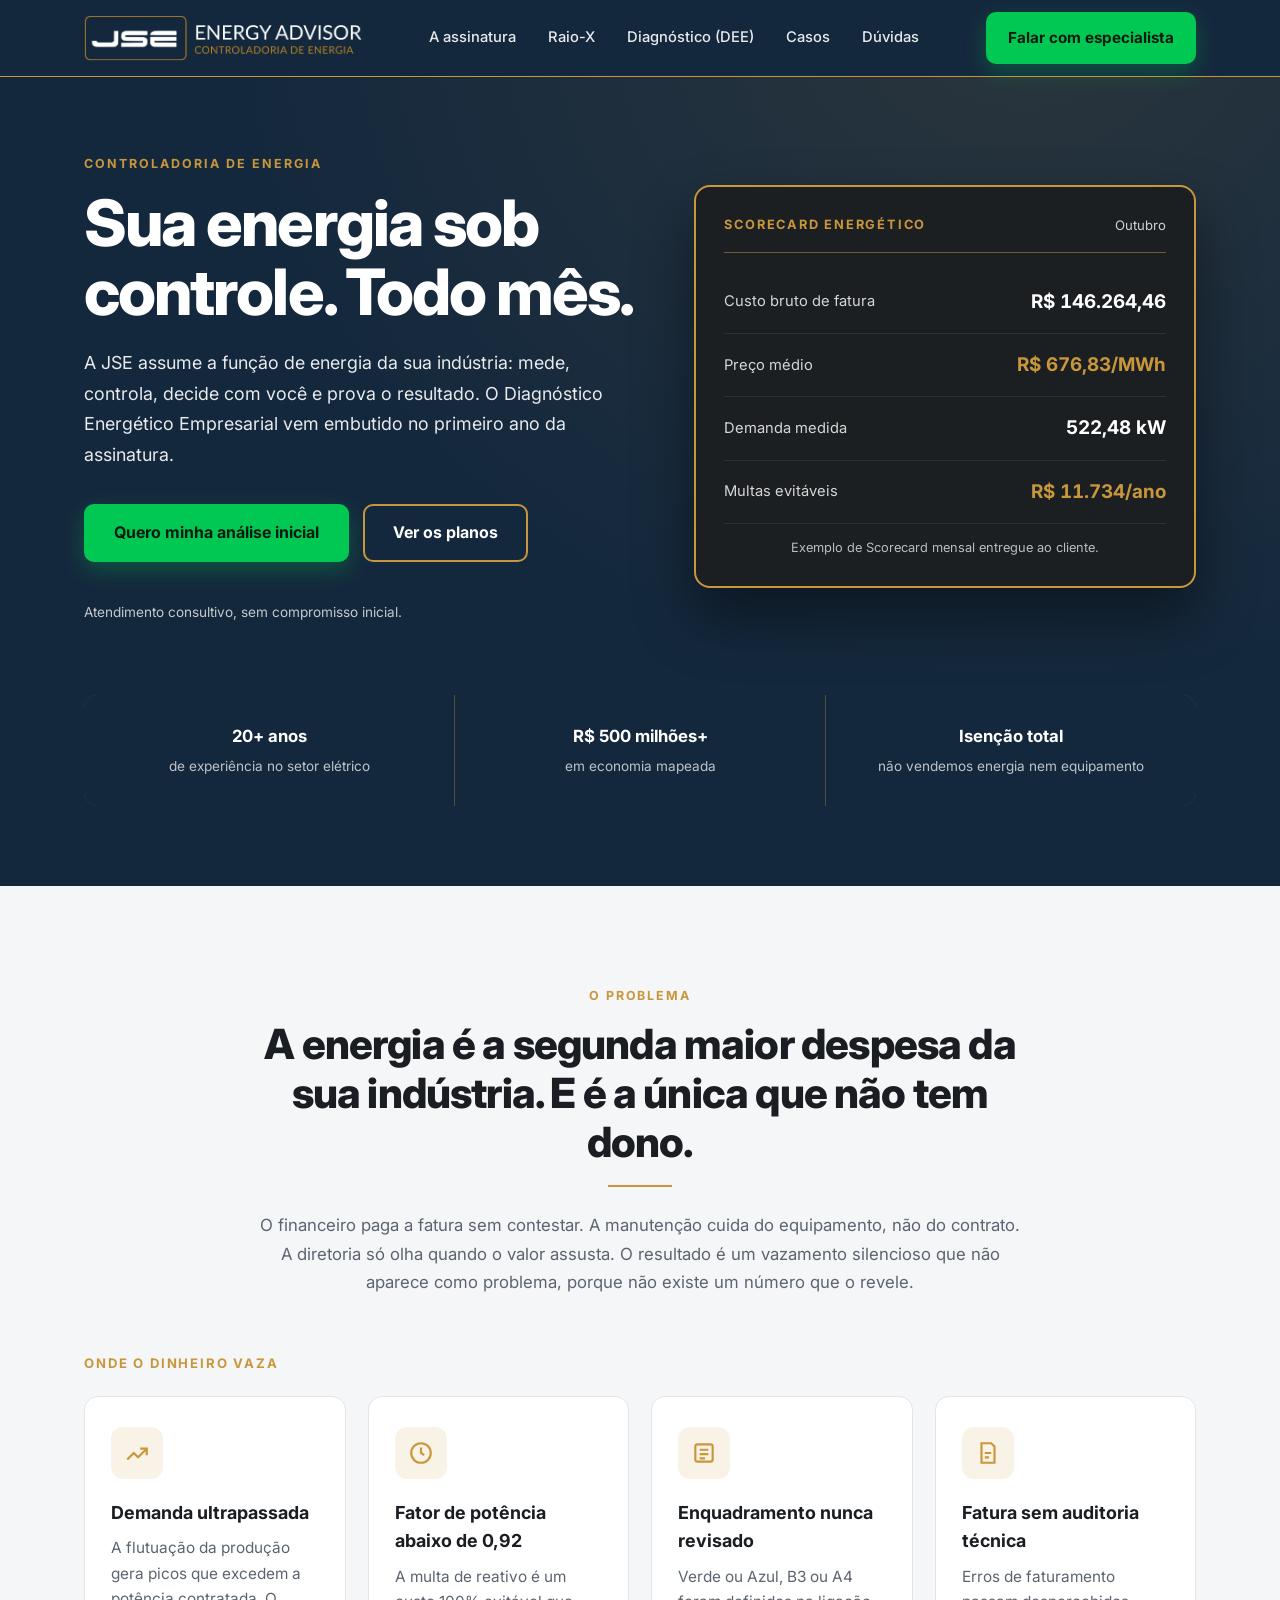
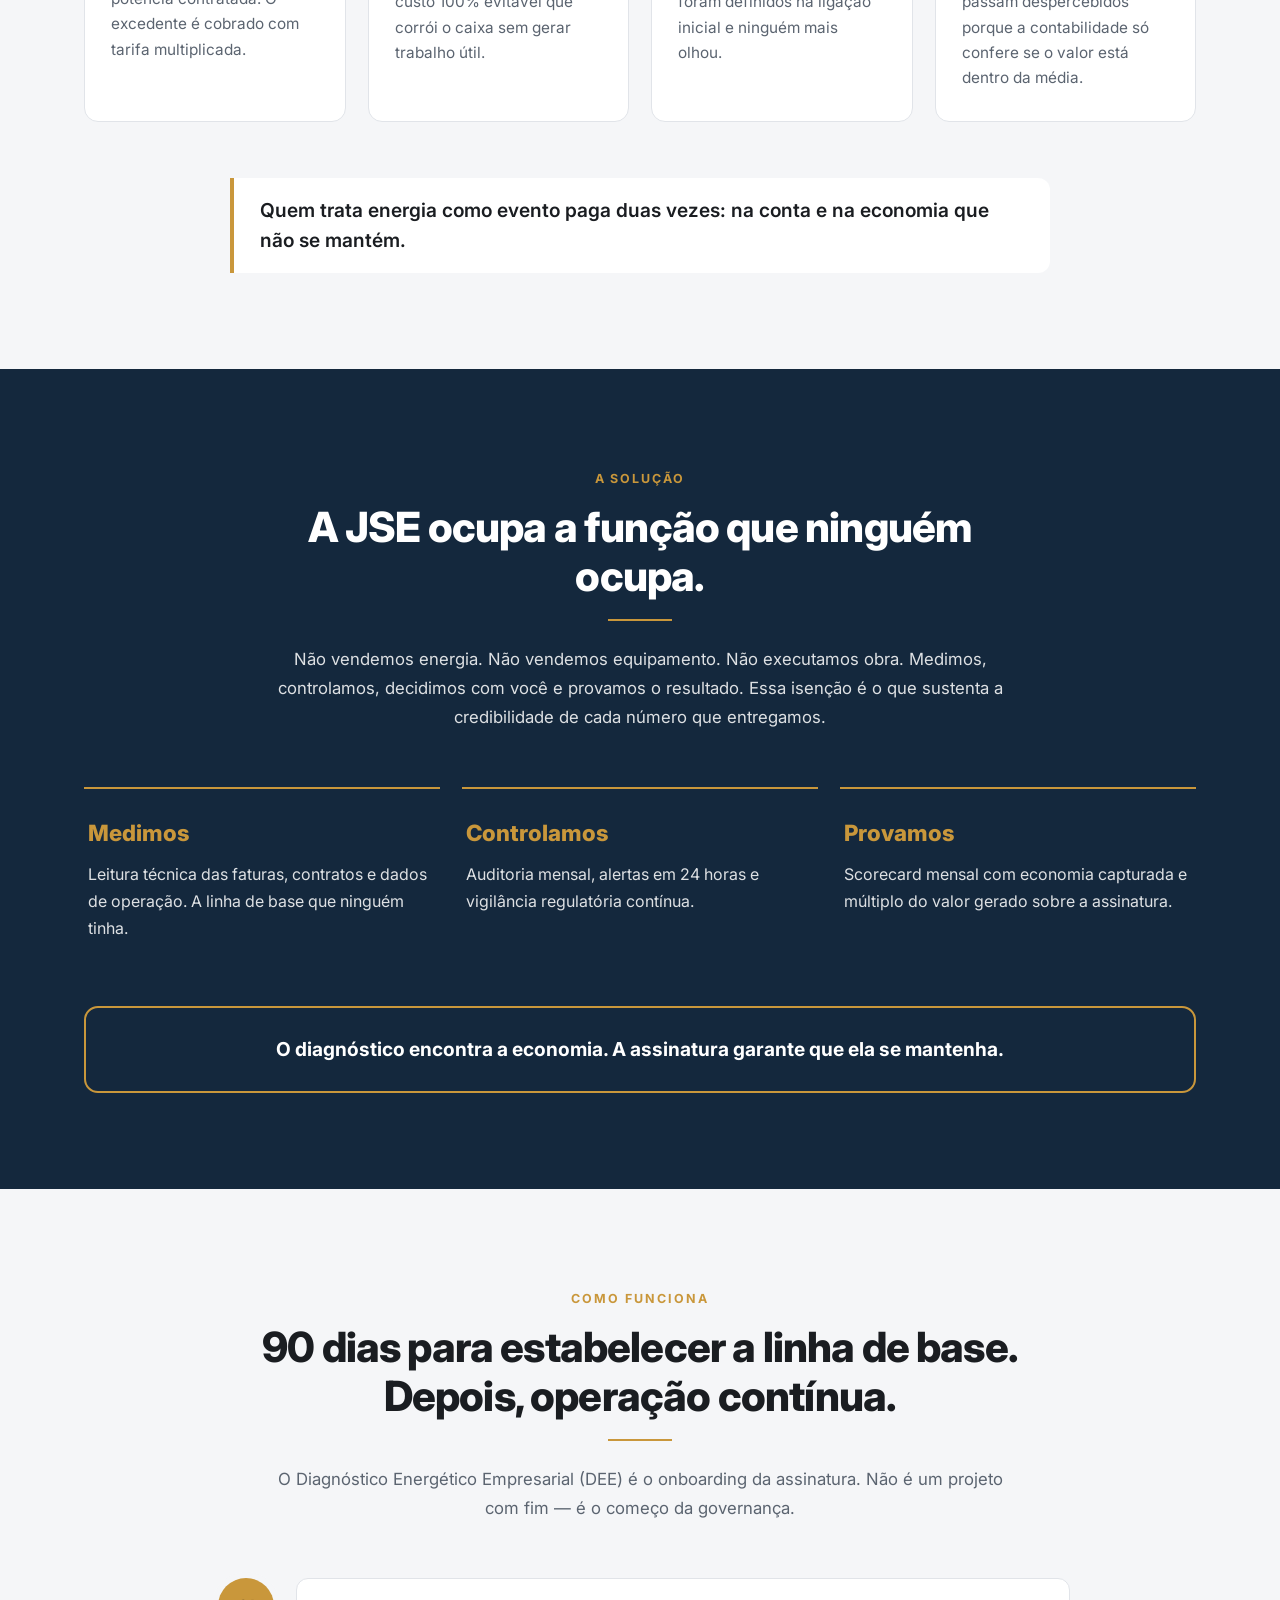
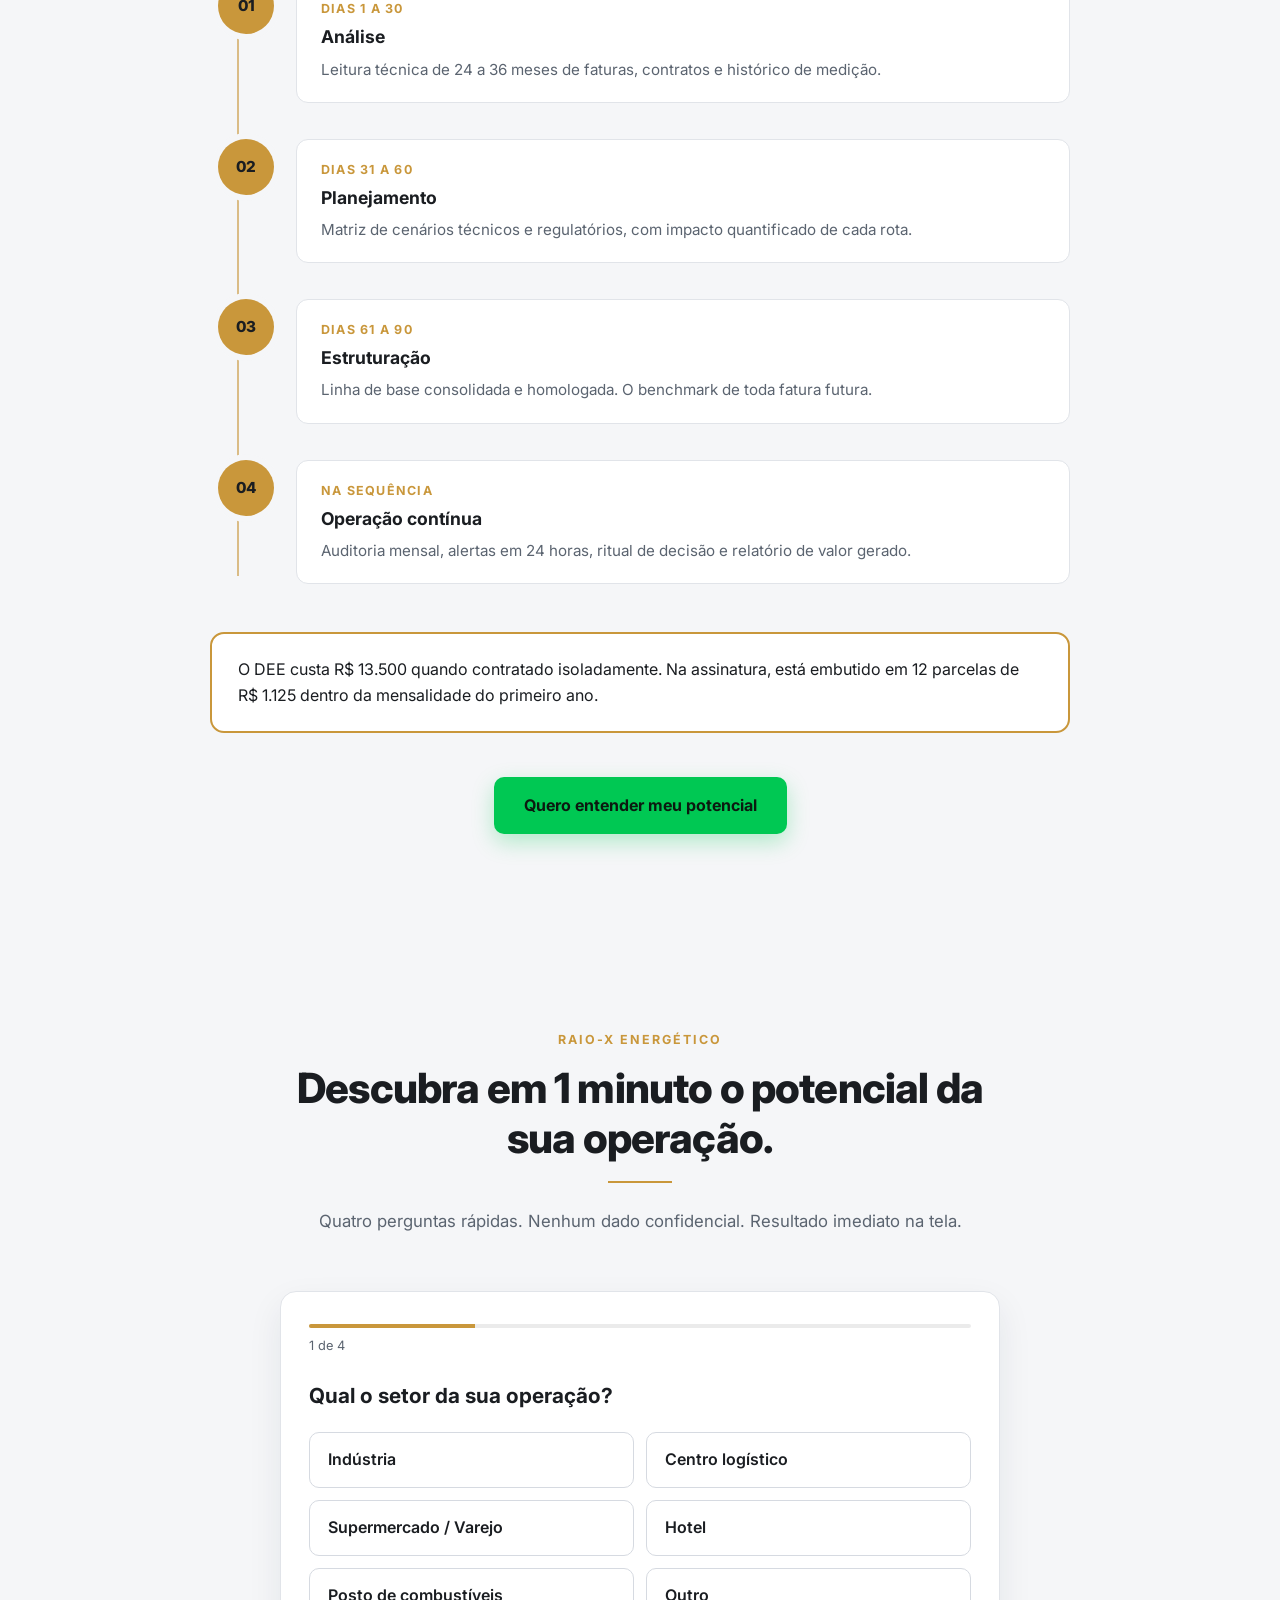
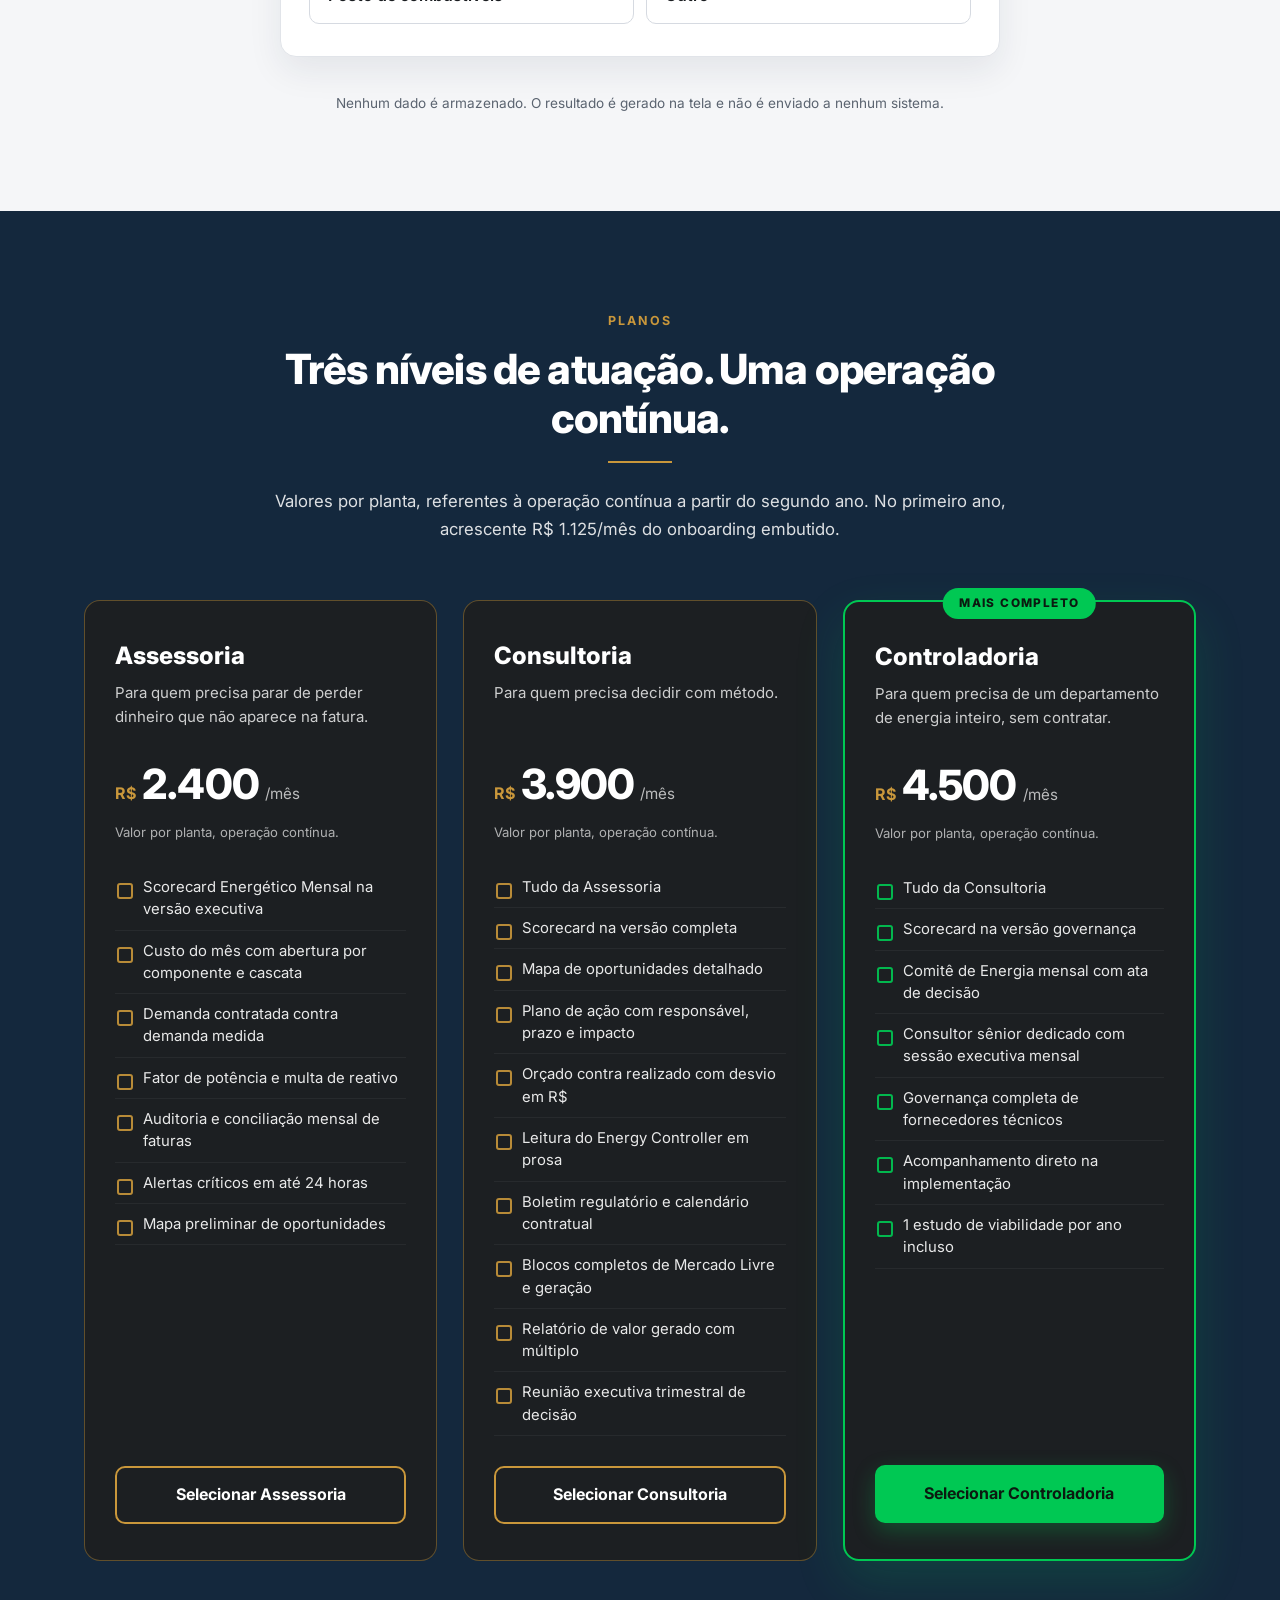
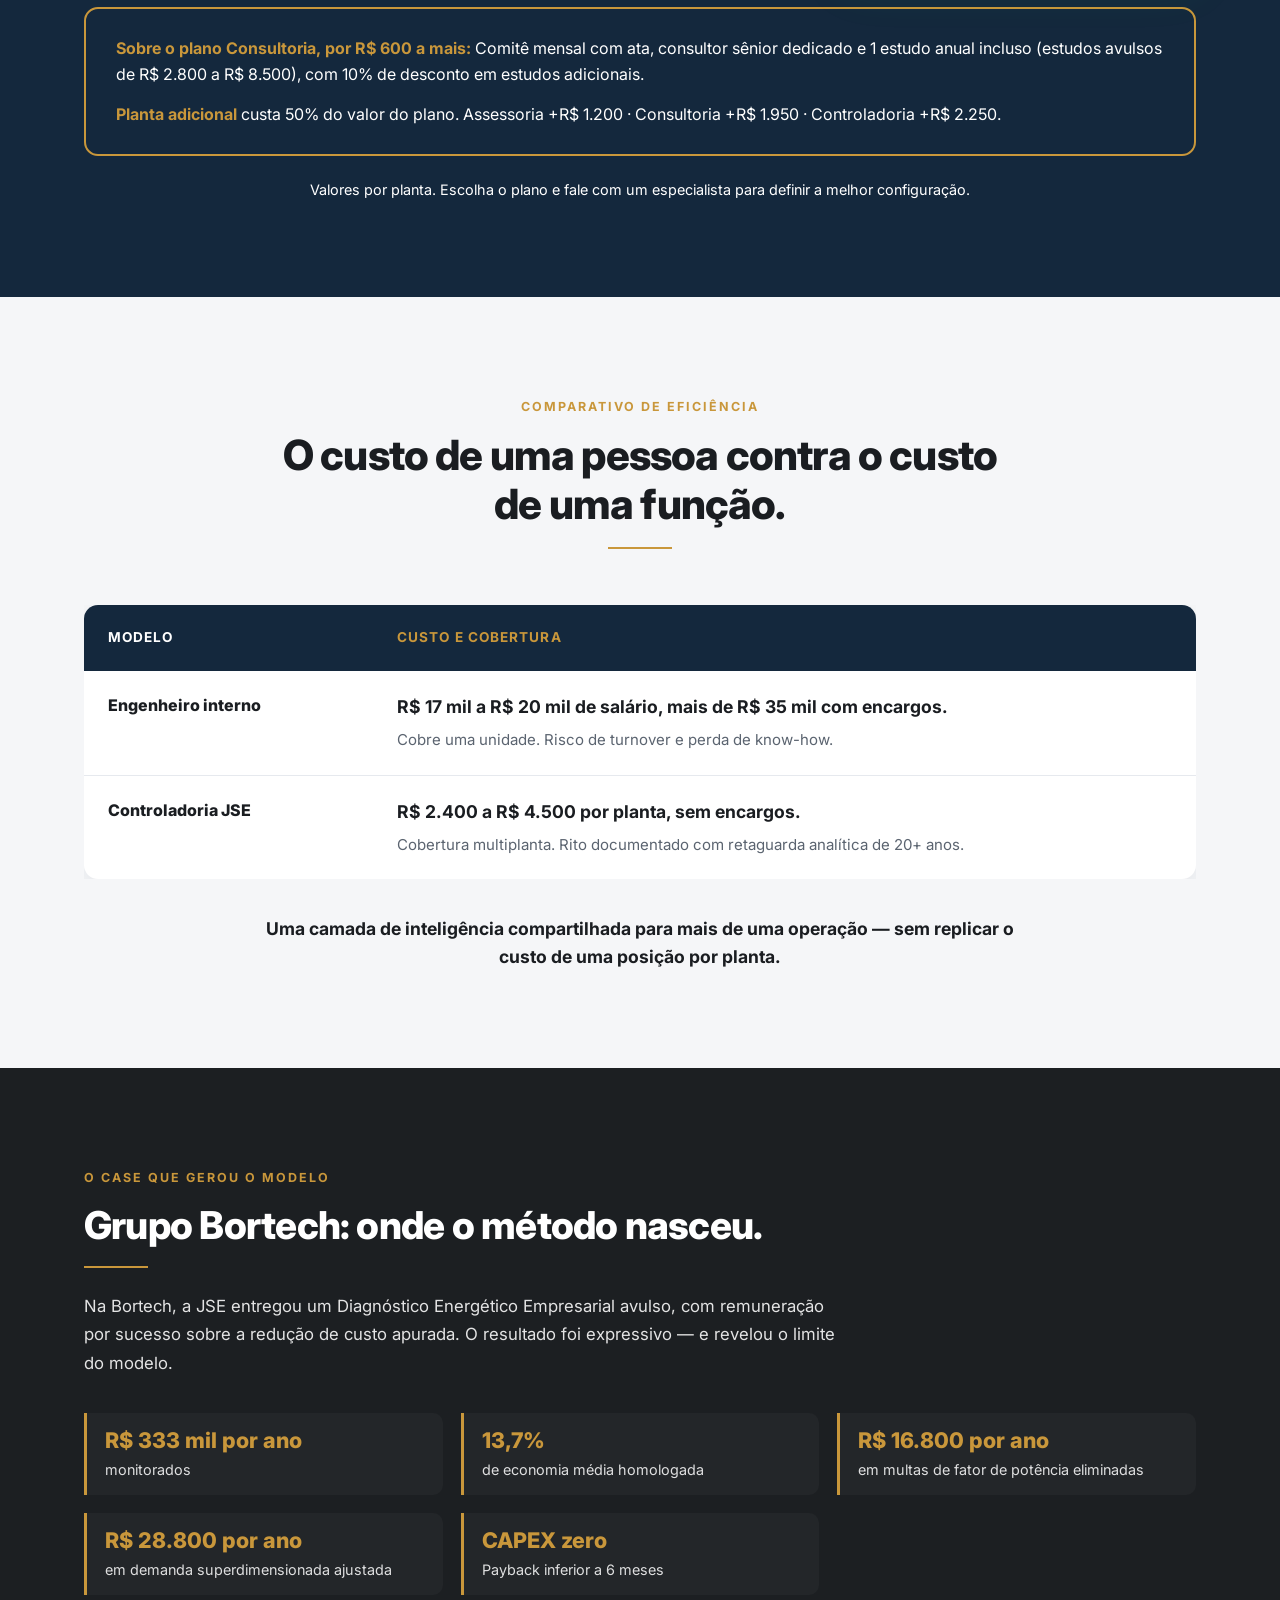
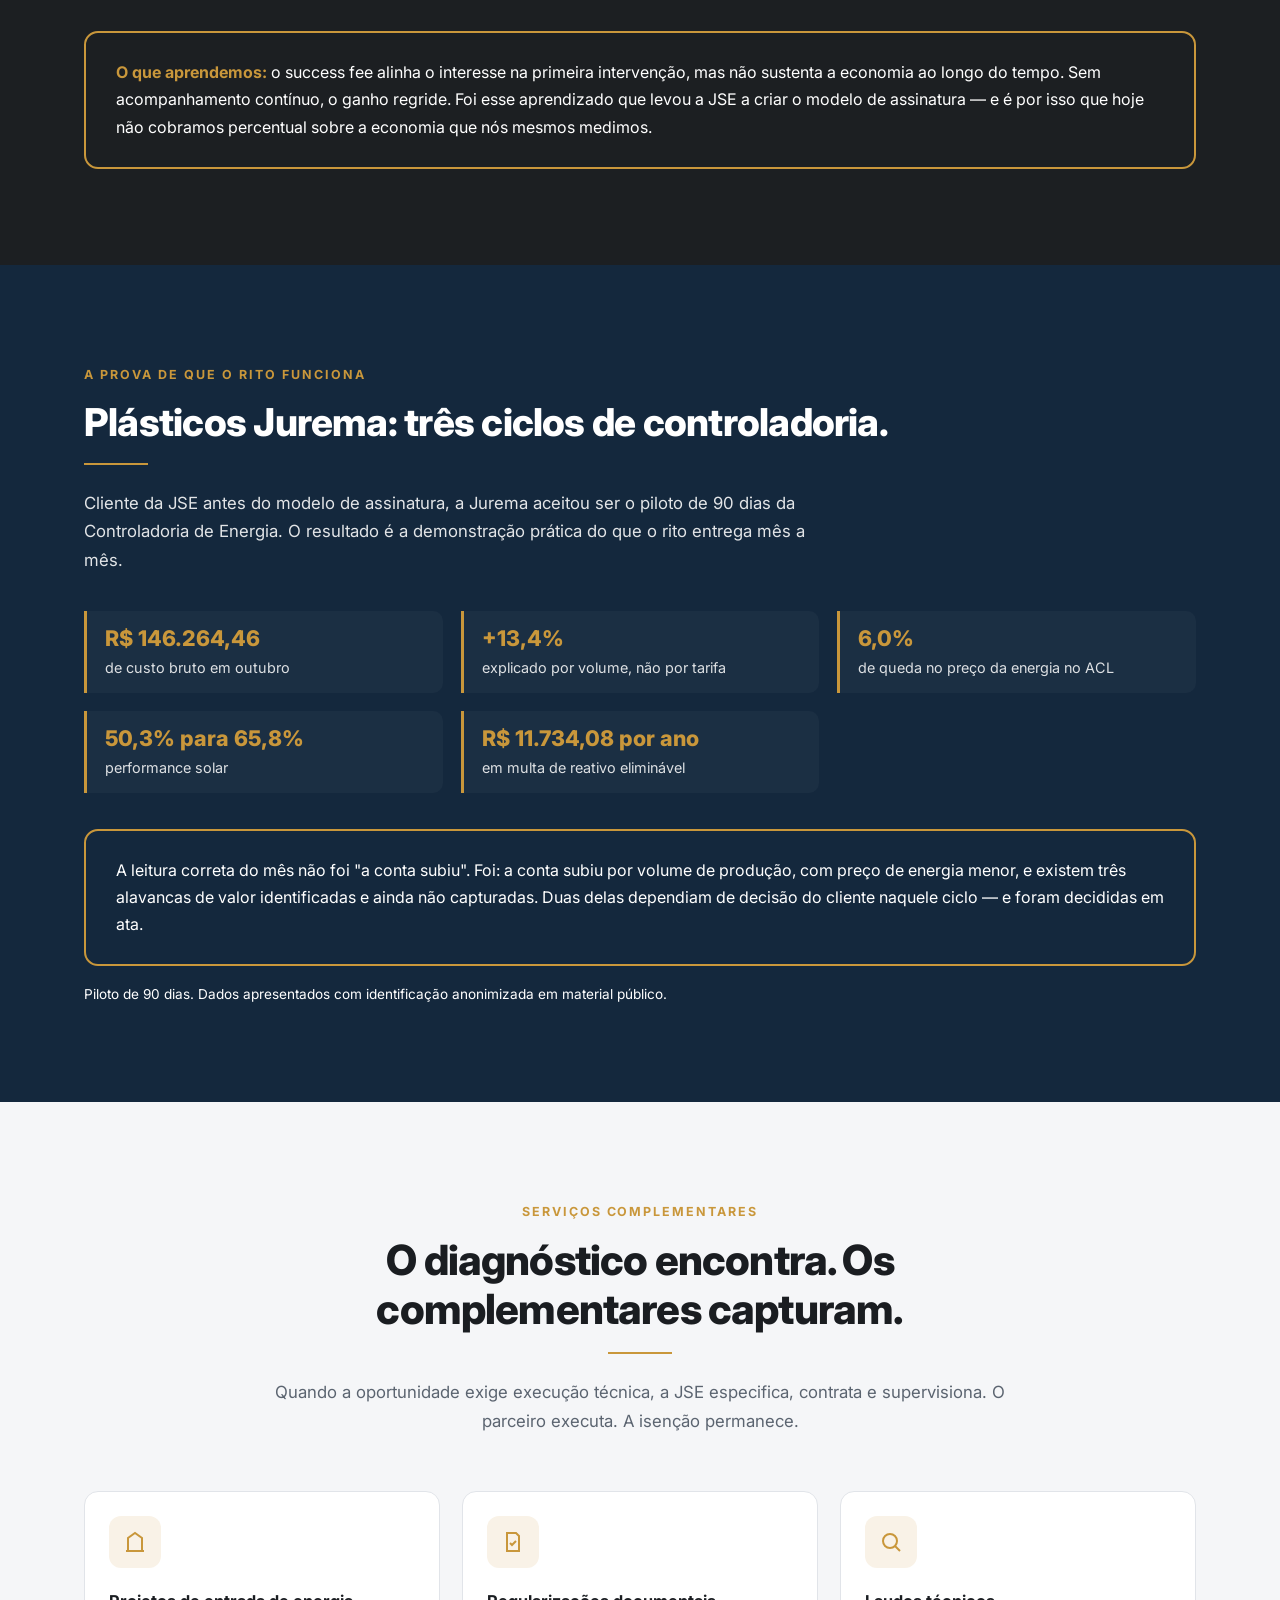
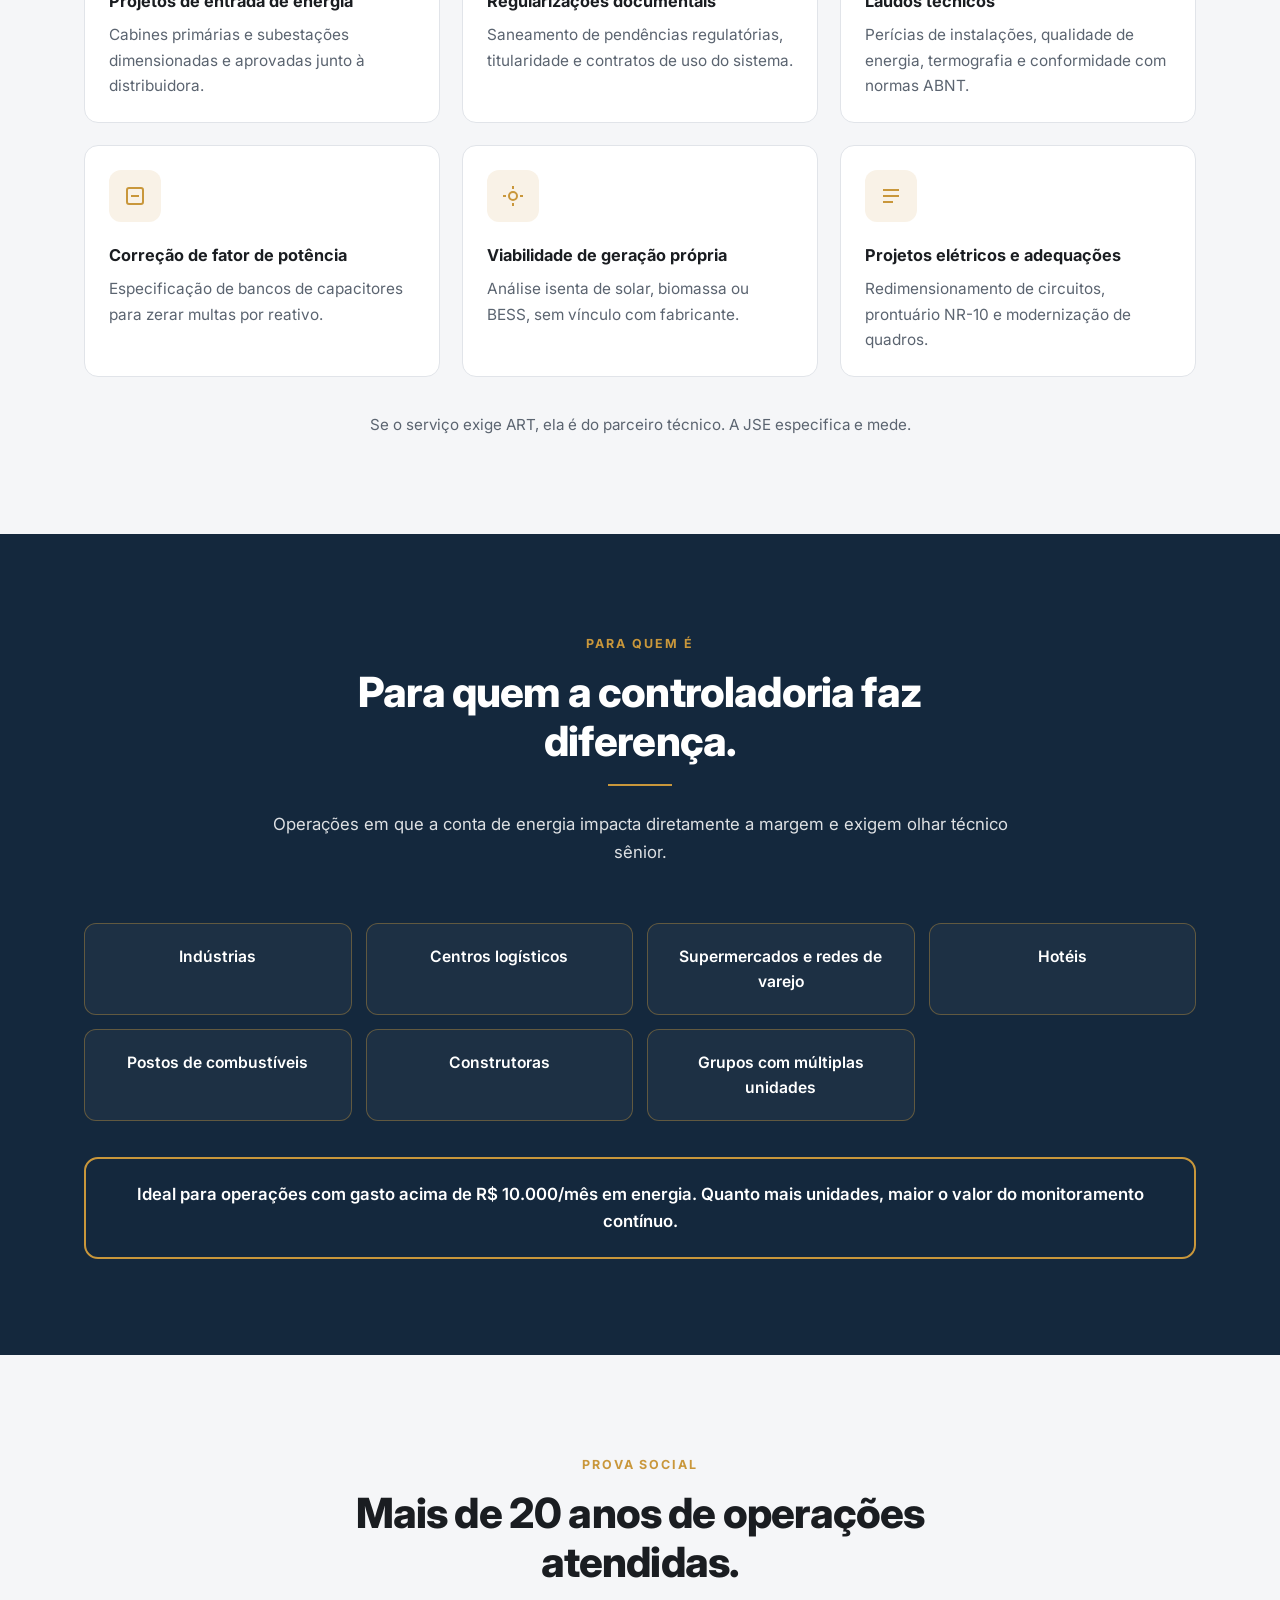
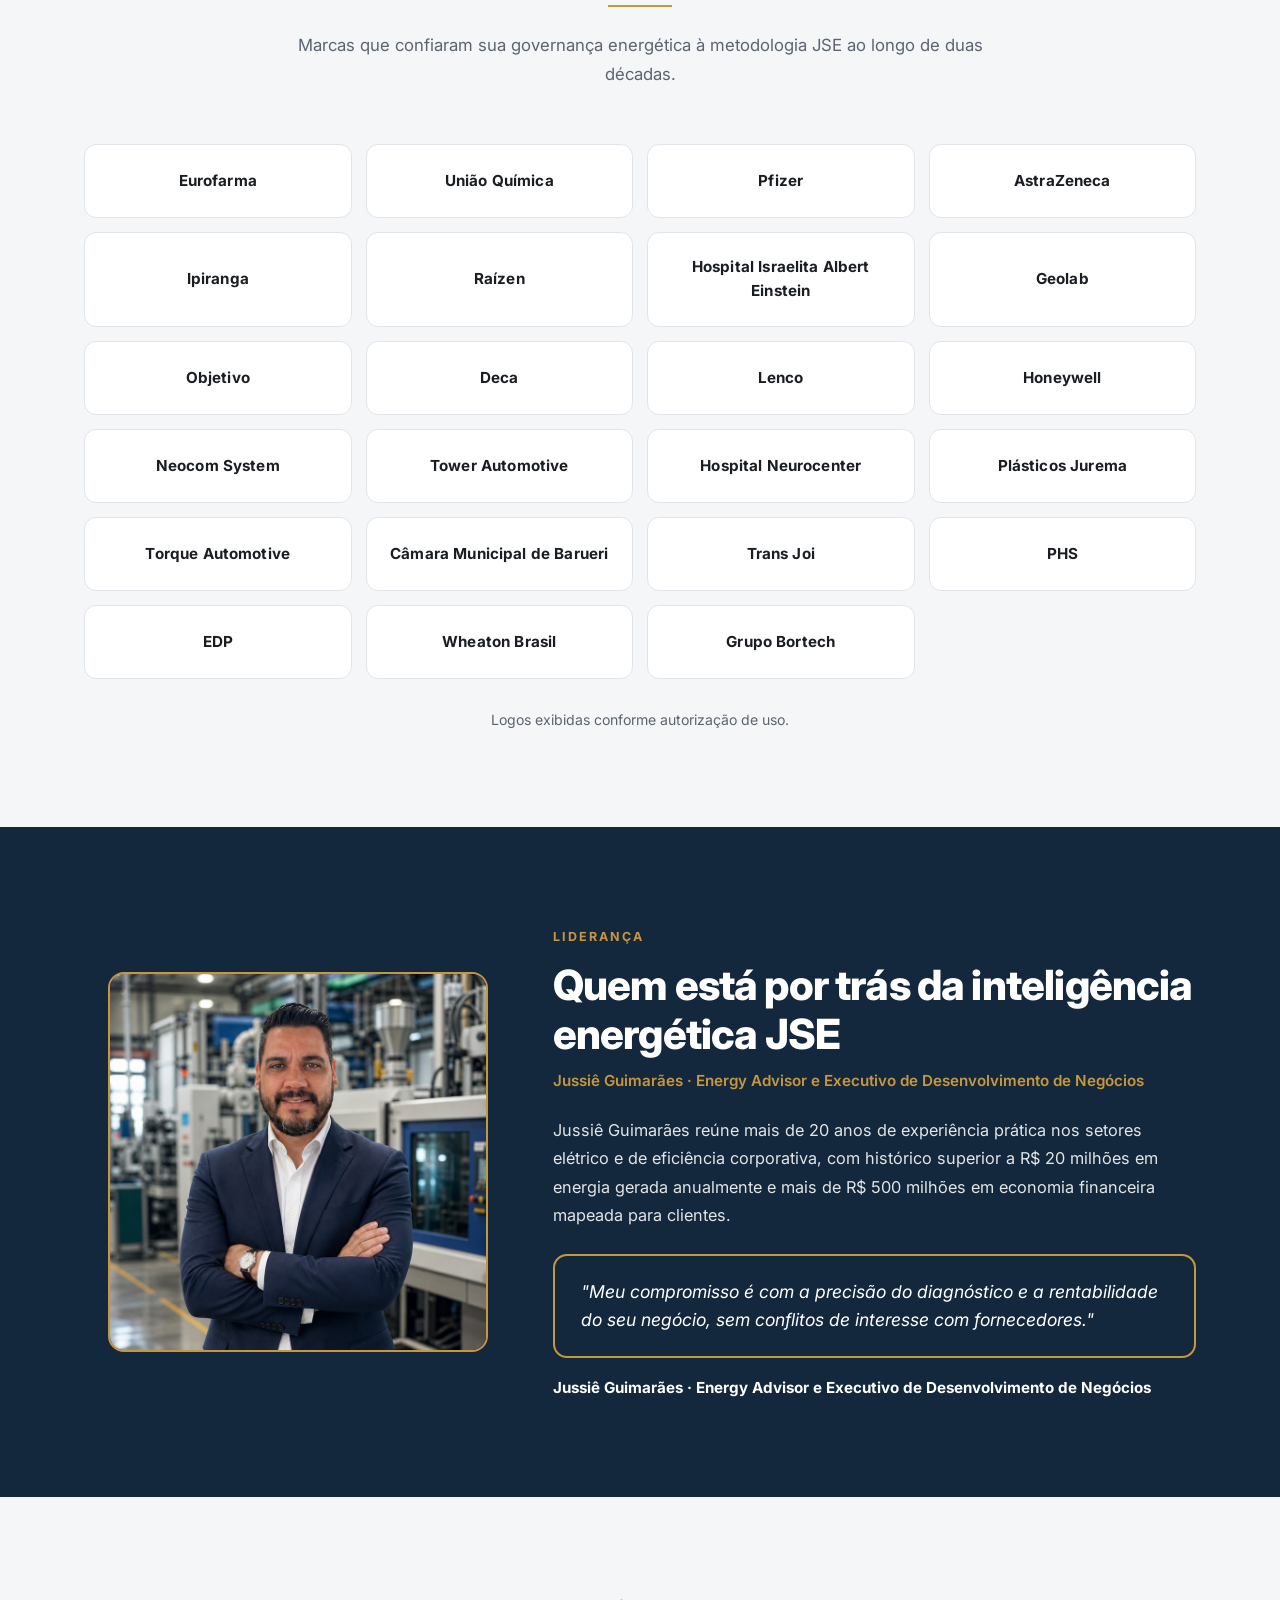
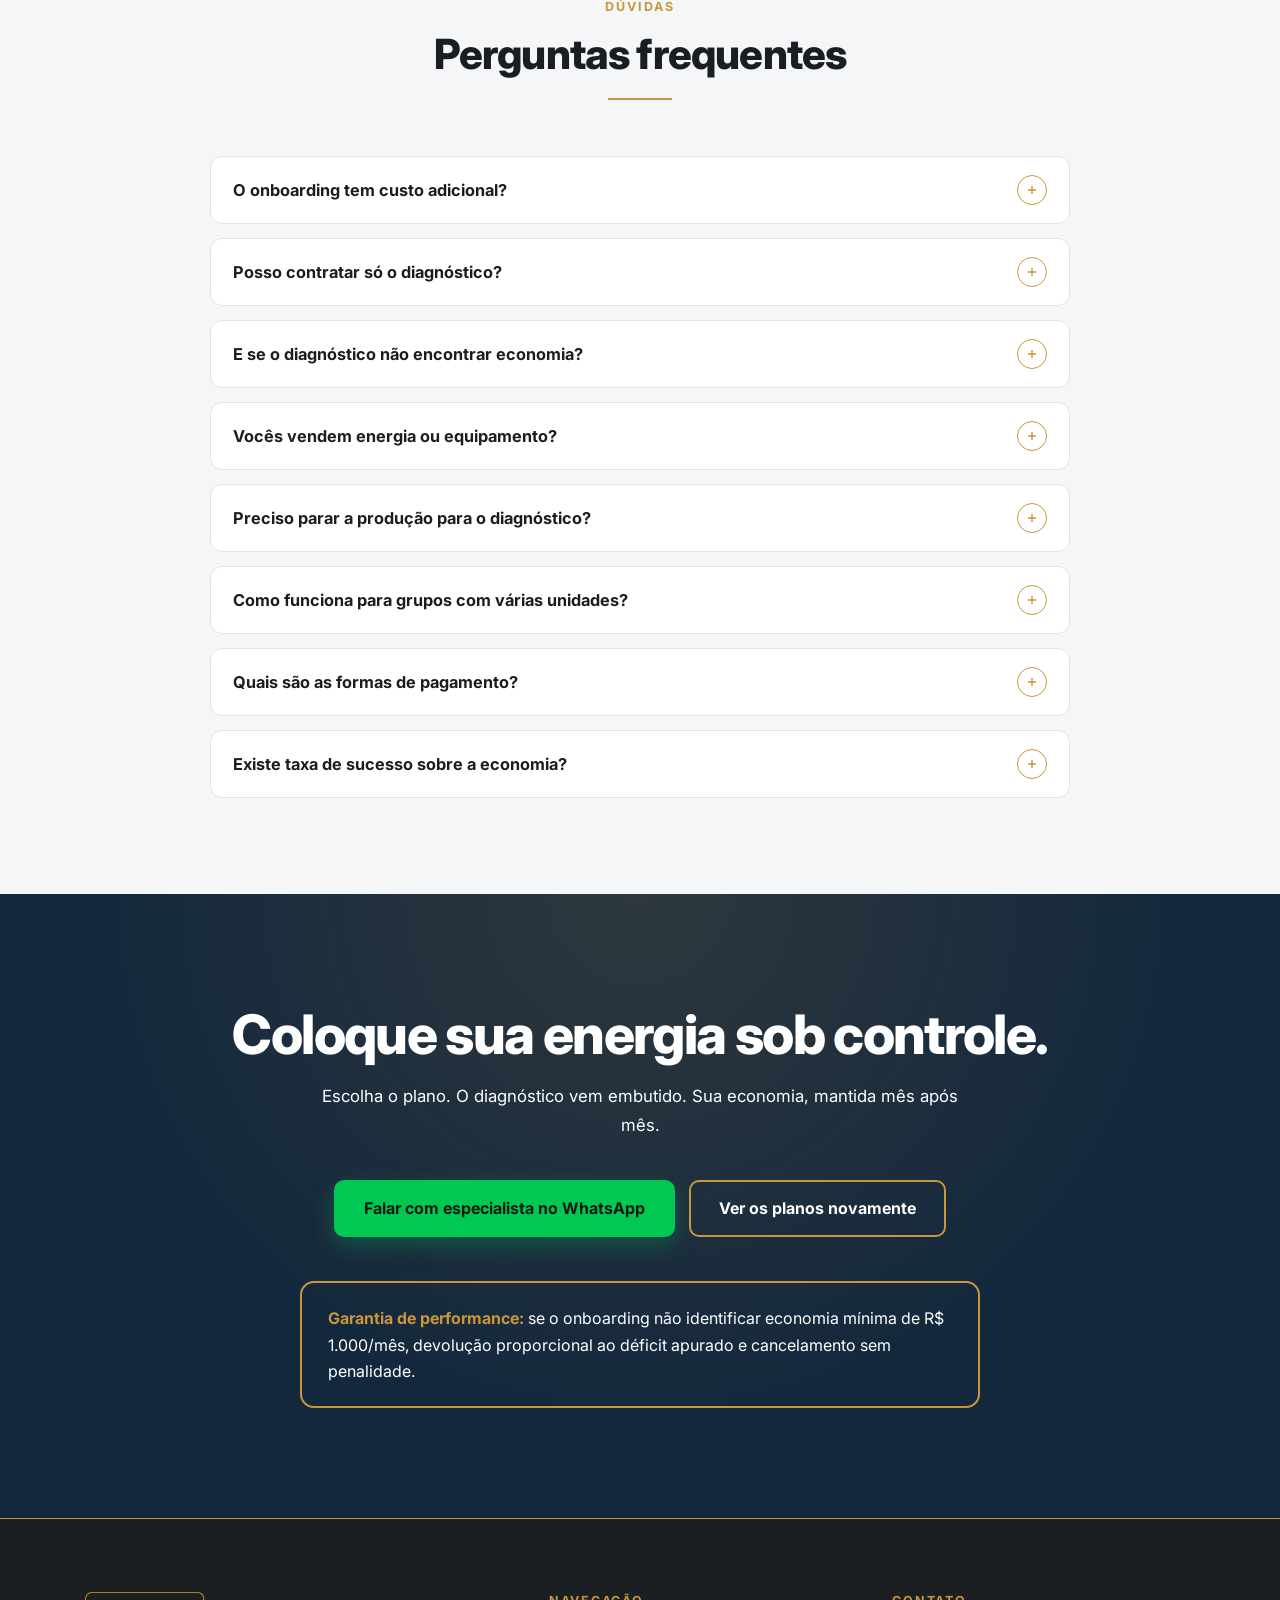
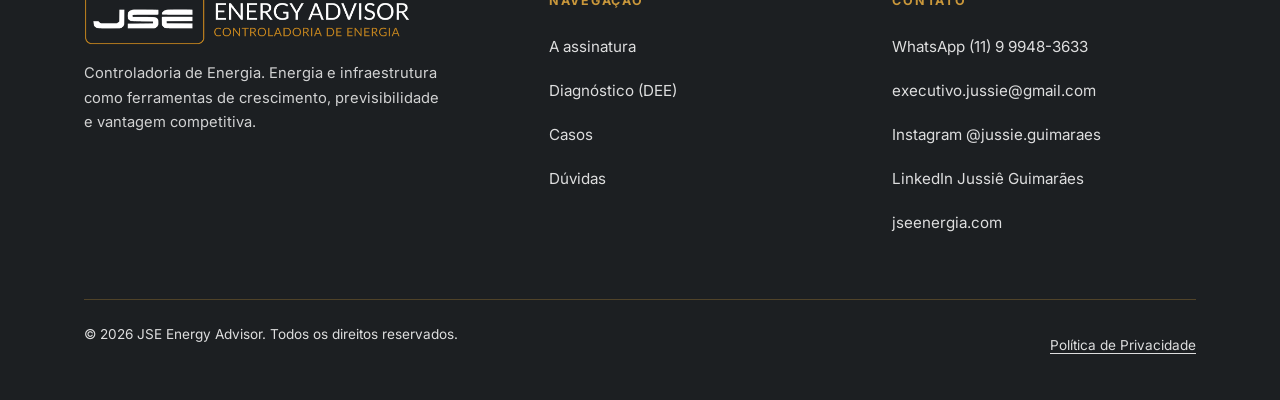
<file: index.html>
<!DOCTYPE html>
<html lang="pt-BR" data-theme="dark">
<head>
<meta charset="UTF-8">
<meta name="viewport" content="width=device-width, initial-scale=1.0">
<title>JSE Energy Advisor | Controladoria de Energia</title>
<meta name="description" content="Controladoria de Energia para indústrias e grupos multiplanta. Medimos, controlamos, decidimos com você e provamos o resultado, todo mês.">
<link rel="canonical" href="https://jseenergia.com/">
<link rel="icon" type="image/png" href="images/favicon-jse.png">
<meta property="og:type" content="website">
<meta property="og:locale" content="pt_BR">
<meta property="og:site_name" content="JSE Energy Advisor">
<meta property="og:url" content="https://jseenergia.com/">
<meta property="og:title" content="JSE Energy Advisor | Controladoria de Energia">
<meta property="og:description" content="Controladoria de Energia para indústrias e grupos multiplanta. Medimos, controlamos, decidimos com você e provamos o resultado, todo mês.">
<meta property="og:image" content="https://jseenergia.com/images/share-site.jpg">
<meta property="og:image:width" content="1200">
<meta property="og:image:height" content="630">
<meta name="twitter:card" content="summary_large_image">
<meta name="twitter:title" content="JSE Energy Advisor | Controladoria de Energia">
<meta name="twitter:description" content="Controladoria de Energia para indústrias e grupos multiplanta. Medimos, controlamos, decidimos com você e provamos o resultado, todo mês.">
<meta name="twitter:image" content="https://jseenergia.com/images/share-site.jpg">
<!-- Google Analytics GA4 -->
  <script>window.dataLayer=window.dataLayer||[];function gtag(){dataLayer.push(arguments);}gtag('js',new Date());gtag('config','G-EBNW40D5F9');</script>
<link rel="preconnect" href="https://fonts.googleapis.com">
<link rel="preconnect" href="https://fonts.gstatic.com" crossorigin>
<link rel="stylesheet" href="https://fonts.googleapis.com/css2?family=Inter:wght@400;500;600;700;800&display=swap">
<style>
/* Skip artifact shell — fixed styles served beside every artifact.
   Tokens, utilities and components (basecoat 1.0 markup, no CDN); artifacts
   override --accent for their own identity. */
:root {
  color-scheme: light dark;
  --accent: #2563eb;
  --accent-contrast: #ffffff;
  --accent-text: color-mix(in srgb, var(--accent) 72%, #000);
  --bg: #f8f9fb;
  --surface: #ffffff;
  --text: #14171f;
  --text-muted: #5b6472;
  --border: rgba(20, 23, 31, 0.10);
  --radius: 10px;
  --shadow: 0 1px 3px rgba(20, 23, 31, 0.08);
  --space: 16px;
  --success: #0a7a35;
  --danger: #c0262d;
  --warning: #8a5300;
}
/* Theme resolution. Without data-theme the viewer's system preference decides,
   as it always did. With it, the artifact's own choice wins in BOTH directions:
   a page that hardcodes one palette must not be handed the opposite set of
   tokens by the machine it happens to be opened on. The dark values appear
   twice because a media query cannot be folded into a selector list.
   The attribute sits inside :where() so these blocks keep the specificity of a
   bare :root — the page's own <style> is linked after this file and must go on
   overriding any token it wants, exactly as it could before. */
@media (prefers-color-scheme: dark) {
  :root:where(:not([data-theme="light"])) {
    --accent-text: color-mix(in srgb, var(--accent) 78%, #fff);
    --bg: #101318;
    --surface: #181c23;
    --text: #eef1f6;
    --text-muted: #9aa4b2;
    --border: rgba(238, 241, 246, 0.12);
    --shadow: 0 1px 3px rgba(0, 0, 0, 0.4);
    --success: #4ade80;
    --danger: #f87171;
    --warning: #fbbf24;
  }
}
:root:where([data-theme="dark"]) {
  color-scheme: dark;
  --accent-text: color-mix(in srgb, var(--accent) 78%, #fff);
  --bg: #101318;
  --surface: #181c23;
  --text: #eef1f6;
  --text-muted: #9aa4b2;
  --border: rgba(238, 241, 246, 0.12);
  --shadow: 0 1px 3px rgba(0, 0, 0, 0.4);
  --success: #4ade80;
  --danger: #f87171;
  --warning: #fbbf24;
}
:root:where([data-theme="light"]) { color-scheme: light; }
/* Pages generated before the shell had its own components still link the
   basecoat CDN, which reads its own tokens and switches theme only on a
   .dark class. Bridged to the shell's, whatever of it those pages use takes
   the page's accent and follows the declared theme. Its --accent token is a
   hover tint, renamed in its theme as --color-accent; the shell's --accent is
   the brand colour, so the tint is derived from it here. */
:root {
  --background: var(--bg);
  --foreground: var(--text);
  --card: var(--surface);
  --card-foreground: var(--text);
  --popover: var(--surface);
  --popover-foreground: var(--text);
  --primary: var(--accent);
  --primary-foreground: var(--accent-contrast);
  --secondary: color-mix(in srgb, var(--text) 7%, var(--surface));
  --secondary-foreground: var(--text);
  --muted: color-mix(in srgb, var(--text) 5%, var(--surface));
  --muted-foreground: var(--text-muted);
  --color-accent: color-mix(in srgb, var(--accent) 12%, var(--surface));
  --color-accent-foreground: var(--text);
  --destructive: var(--danger);
  --input: var(--border);
  --ring: var(--accent);
}
* { box-sizing: border-box; }
/* The reset the pages were written against: they all linked basecoat, which
   ships Tailwind's. Its components now live here, so the reset does too. */
*, ::before, ::after, ::backdrop { margin: 0; padding: 0; border: 0 solid; }
/* Preflight's rule too: without it a component class that sets display
   (.alert, .card, .btn…) beats the hidden attribute and shows the element. */
[hidden]:where(:not([hidden="until-found"])) { display: none !important; }
.hidden { display: none !important; }
h1, h2, h3, h4, h5, h6 { font-size: inherit; font-weight: inherit; }
a { color: inherit; text-decoration: inherit; }
b, strong { font-weight: bolder; }
ol, ul, menu { list-style: none; }
svg, video, canvas, iframe { display: block; vertical-align: middle; }
button, input, select, textarea { color: inherit; background-color: transparent; border-radius: 0; }
table { border-collapse: collapse; }
hr { height: 0; color: inherit; border-top-width: 1px; }
html, body { margin: 0; padding: 0; }
body {
  background: var(--bg);
  color: var(--text);
  font-family: system-ui, -apple-system, "Segoe UI", Roboto, sans-serif;
  line-height: 1.55;
  -webkit-font-smoothing: antialiased;
}
img { max-width: 100%; display: block; }

.shell-container { max-width: 1100px; margin: 0 auto; padding: 0 20px; }
.shell-section { padding: calc(var(--space) * 2) 0; }
.shell-grid { display: grid; gap: var(--space); grid-template-columns: repeat(auto-fit, minmax(220px, 1fr)); }
.shell-toolbar { display: flex; flex-wrap: wrap; gap: 10px; align-items: center; margin-bottom: var(--space); }
.shell-footer { padding: 24px 0 40px; color: var(--text-muted); font-size: 13px; }

.shell-hero { padding: calc(var(--space) * 3) 0 calc(var(--space) * 2); }
.shell-hero h1 { font-size: clamp(26px, 4vw, 40px); line-height: 1.15; margin: 0 0 10px; text-wrap: balance; }
.shell-hero p { color: var(--text-muted); max-width: 60ch; margin: 0; }

.panel {
  background: var(--surface);
  border: 1px solid var(--border);
  border-radius: var(--radius);
  box-shadow: var(--shadow);
  padding: var(--space);
}

.kpi { display: flex; flex-direction: column; gap: 4px; }
.kpi .kpi-value { font-size: clamp(22px, 2.3vw, 28px); font-weight: 650; line-height: 1.1; overflow-wrap: anywhere; font-variant-numeric: tabular-nums; }
.kpi .kpi-label { font-size: 13px; color: var(--text-muted); }
.kpi .kpi-delta { font-size: 12.5px; font-weight: 600; }
.kpi .kpi-delta.up { color: var(--success); }
.kpi .kpi-delta.down { color: var(--danger); }

table.shell-table { border-collapse: collapse; width: 100%; font-size: 14px; }
table.shell-table th {
  text-align: left; font-size: 11.5px; letter-spacing: 0.05em; text-transform: uppercase;
  color: var(--text-muted); font-weight: 600;
}
table.shell-table th, table.shell-table td { padding: 9px 12px 9px 0; border-bottom: 1px solid var(--border); }
table.shell-table td.num, table.shell-table th.num { text-align: right; font-variant-numeric: tabular-nums; }
table.shell-table tbody tr:hover { background: color-mix(in srgb, var(--accent) 6%, transparent); }

.chart-box { width: 100%; min-height: 220px; }
.chart-box svg { width: 100%; height: auto; display: block; }
.chart-legend { display: flex; flex-wrap: wrap; justify-content: center; gap: 6px 16px; margin-top: 12px; font-size: 12.5px; color: var(--text-muted); }
.chart-legend span { display: inline-flex; align-items: center; gap: 6px; }
.chart-legend i { width: 9px; height: 9px; border-radius: 50%; display: inline-block; }
.chart-legend b { color: var(--text); font-weight: 600; font-variant-numeric: tabular-nums; }

.muted { color: var(--text-muted); }
.accent { color: var(--accent-text); }
.shell-badge, .eyebrow {
  display: inline-flex; align-items: center; gap: 6px;
  font-size: 12px; font-weight: 600; padding: 3px 10px; border-radius: 999px;
  background: color-mix(in srgb, var(--accent) 12%, transparent); color: var(--accent-text);
}
/* A pill keeps its content width inside flex and grid columns, which would
   otherwise stretch it across the card; a centred parent still centres it. */
.shell-badge, .eyebrow, .badge { width: fit-content; max-width: 100%; }

@media (prefers-reduced-motion: no-preference) {
  .shell-fade { animation: shell-fade 400ms ease both; }
  @keyframes shell-fade { from { opacity: 0; transform: translateY(6px); } to { opacity: 1; transform: none; } }
}

/* Layout and type utilities: what the pages kept spelling in style="".
   Spacing and type sizes follow Tailwind's scale; there is no Tailwind. */
.row { display: flex; flex-wrap: wrap; align-items: center; gap: 12px; }
.stack { display: flex; flex-direction: column; gap: var(--space); }
.between { justify-content: space-between; }
.grow { flex: 1 1 0; min-width: 0; }
.cols-2, .cols-3, .cols-4, .cols-5 { display: grid; gap: var(--space); grid-template-columns: minmax(0, 1fr); }
@media (min-width: 720px) {
  .cols-2, .cols-4 { grid-template-columns: repeat(2, minmax(0, 1fr)); }
  .cols-3 { grid-template-columns: repeat(3, minmax(0, 1fr)); }
  .cols-5 { grid-template-columns: repeat(3, minmax(0, 1fr)); }
}
@media (min-width: 1000px) { .cols-4 { grid-template-columns: repeat(4, minmax(0, 1fr)); } }
@media (min-width: 1100px) { .cols-5 { grid-template-columns: repeat(5, minmax(0, 1fr)); } }
.gap-1 { gap: 4px; } .gap-2 { gap: 8px; } .gap-3 { gap: 12px; } .gap-4 { gap: 16px; } .gap-6 { gap: 24px; }
.m-0 { margin: 0; }
.mt-1 { margin-top: 4px; } .mt-2 { margin-top: 8px; } .mt-3 { margin-top: 12px; } .mt-4 { margin-top: 16px; } .mt-6 { margin-top: 24px; }
.mb-1 { margin-bottom: 4px; } .mb-2 { margin-bottom: 8px; } .mb-3 { margin-bottom: 12px; } .mb-4 { margin-bottom: 16px; } .mb-6 { margin-bottom: 24px; }
.p-2 { padding: 8px; } .p-3 { padding: 12px; } .p-4 { padding: 16px; } .p-6 { padding: 24px; }
.text-xs { font-size: 12px; } .text-sm { font-size: 14px; } .text-base { font-size: 16px; }
.text-lg { font-size: 18px; } .text-xl { font-size: 20px; line-height: 1.35; }
.text-2xl { font-size: 24px; line-height: 1.25; } .text-3xl { font-size: 30px; line-height: 1.2; }
.font-medium { font-weight: 500; } .font-semibold { font-weight: 600; } .font-bold { font-weight: 700; }
.text-right { text-align: right; } .text-center { text-align: center; }
.nowrap { white-space: nowrap; }
.truncate { overflow: hidden; text-overflow: ellipsis; white-space: nowrap; }
.mono { font-family: ui-monospace, SFMono-Regular, Menlo, monospace; font-variant-numeric: tabular-nums; }
.w-full { width: 100%; }
.text-success { color: var(--success); } .text-danger { color: var(--danger); } .text-warning { color: var(--warning); }

/* Components, with basecoat 1.0 markup (variants and sizes are data
   attributes) and the shell tokens, so a page needs neither component CSS
   nor a CSS framework. An older page that also links basecoat gets these
   rules after it, over the same properties. */
button, input, select, textarea { font: inherit; }
input[type="checkbox"], input[type="radio"] { accent-color: var(--accent); }
:focus-visible { outline: 2px solid var(--accent); outline-offset: 2px; }

.btn {
  display: inline-flex; align-items: center; justify-content: center; gap: 6px;
  height: 36px; padding: 0 14px; border: 1px solid transparent; border-radius: calc(var(--radius) - 2px);
  background: var(--accent); color: var(--accent-contrast);
  font-size: 14px; font-weight: 500; line-height: 1; white-space: nowrap; text-decoration: none; cursor: pointer;
  transition: background-color 150ms ease, border-color 150ms ease, color 150ms ease;
}
.btn:hover { background: color-mix(in srgb, var(--accent) 86%, #000); }
.btn:disabled, .btn[aria-disabled="true"] { opacity: 0.5; pointer-events: none; }
.btn[data-variant="secondary"] { background: color-mix(in srgb, var(--text) 8%, var(--surface)); color: var(--text); }
.btn[data-variant="secondary"]:hover { background: color-mix(in srgb, var(--text) 14%, var(--surface)); }
.btn[data-variant="outline"] { background: var(--surface); color: var(--text); border-color: var(--border); }
.btn[data-variant="ghost"] { background: transparent; color: var(--text); }
.btn[data-variant="outline"]:hover, .btn[data-variant="ghost"]:hover { background: color-mix(in srgb, var(--accent) 10%, var(--surface)); }
.btn[data-variant="destructive"] { background: var(--danger); color: var(--bg); }
.btn[data-variant="destructive"]:hover { background: color-mix(in srgb, var(--danger) 86%, var(--text)); }
.btn[data-variant="link"] { height: auto; padding: 0; background: none; color: var(--accent-text); text-decoration: underline; text-underline-offset: 3px; }
.btn[data-size="sm"] { height: 30px; padding: 0 10px; font-size: 13px; }
.btn[data-size="lg"] { height: 42px; padding: 0 20px; font-size: 15px; }
.btn[data-size="icon"] { width: 36px; padding: 0; }

.badge {
  display: inline-flex; align-items: center; gap: 4px; padding: 2px 8px;
  border: 1px solid transparent; border-radius: 999px; background: var(--accent); color: var(--accent-contrast);
  font-size: 12px; font-weight: 600; line-height: 1.5; white-space: nowrap;
}
.badge[data-variant="secondary"] { background: color-mix(in srgb, var(--text) 8%, var(--surface)); color: var(--text); }
.badge[data-variant="outline"] { background: transparent; color: var(--text); border-color: var(--border); }
.badge[data-variant="destructive"] { background: color-mix(in srgb, var(--danger) 14%, var(--surface)); color: var(--danger); }

.alert {
  display: grid; gap: 4px; padding: 12px 16px; border: 1px solid var(--border); border-radius: var(--radius);
  background: var(--surface); color: var(--text); font-size: 14px;
}
.alert h2, .alert h3 { margin: 0; font-size: 14px; font-weight: 600; }
.alert p, .alert section { margin: 0; color: var(--text-muted); }
.alert[data-variant="destructive"] { border-color: color-mix(in srgb, var(--danger) 45%, var(--border)); background: color-mix(in srgb, var(--danger) 7%, var(--surface)); color: var(--danger); }

.card {
  display: flex; flex-direction: column; gap: 16px; padding: 20px 0;
  border: 1px solid var(--border); border-radius: calc(var(--radius) + 2px);
  background: var(--surface); color: var(--text); box-shadow: var(--shadow);
}
.card > header, .card > section, .card > footer { padding: 0 20px; }
.card > header { display: grid; gap: 4px; }
.card > header h2, .card > header h3 { margin: 0; font-size: 16px; font-weight: 600; line-height: 1.3; }
.card > header p { margin: 0; color: var(--text-muted); font-size: 14px; }
.card > footer { display: flex; flex-wrap: wrap; align-items: center; gap: 8px; }

.input {
  width: 100%; min-height: 36px; padding: 6px 12px; border: 1px solid var(--border); border-radius: calc(var(--radius) - 2px);
  background: var(--surface); color: var(--text); font-size: 14px;
}
textarea.input { min-height: 84px; resize: vertical; }
.input::placeholder { color: var(--text-muted); }
.input:focus { outline: none; border-color: var(--accent); box-shadow: 0 0 0 3px color-mix(in srgb, var(--accent) 25%, transparent); }
.field { display: grid; gap: 6px; }
.field label { font-size: 14px; font-weight: 500; }
.field [role="alert"] { color: var(--danger); font-size: 13px; }

dialog.dialog {
  width: min(520px, calc(100vw - 32px)); max-height: calc(100vh - 32px); margin: auto; padding: 0;
  border: 1px solid var(--border); border-radius: calc(var(--radius) + 4px);
  background: var(--surface); color: var(--text); box-shadow: 0 20px 50px rgba(0, 0, 0, 0.25);
}
dialog.dialog::backdrop { background: rgba(0, 0, 0, 0.5); }
dialog.dialog > div { display: grid; gap: 16px; padding: 24px; }
dialog.dialog header { display: grid; gap: 4px; }
dialog.dialog header h2 { margin: 0; font-size: 18px; font-weight: 600; }
dialog.dialog header p { margin: 0; color: var(--text-muted); font-size: 14px; }
dialog.dialog footer { display: flex; flex-wrap: wrap; justify-content: flex-end; gap: 8px; }

.tabs { display: grid; gap: 12px; }
.tabs > [role="tablist"] {
  display: inline-flex; gap: 4px; width: fit-content; max-width: 100%; padding: 4px; overflow-x: auto;
  border-radius: var(--radius); background: color-mix(in srgb, var(--text) 6%, var(--surface));
}
.tabs [role="tab"] {
  padding: 6px 12px; border: 0; border-radius: calc(var(--radius) - 4px); background: transparent;
  color: var(--text-muted); font-size: 14px; font-weight: 500; white-space: nowrap; cursor: pointer;
}
.tabs [role="tab"][aria-selected="true"] { background: var(--surface); color: var(--text); box-shadow: var(--shadow); }
.tabs [role="tabpanel"][hidden] { display: none; }

.accordion > details { border-bottom: 1px solid var(--border); }
.accordion > details > summary {
  display: flex; align-items: center; justify-content: space-between; gap: 12px;
  padding: 14px 0; font-weight: 500; list-style: none; cursor: pointer;
}
.accordion > details > summary::-webkit-details-marker { display: none; }
.accordion > details > summary::after { content: "+"; color: var(--text-muted); font-size: 18px; line-height: 1; }
.accordion > details[open] > summary::after { content: "\2212"; }
.accordion > details > :not(summary) { margin: 0 0 14px; color: var(--text-muted); }

.toaster {
  position: fixed; right: 16px; bottom: 16px; z-index: 50; display: flex; flex-direction: column-reverse; gap: 8px;
  width: min(360px, calc(100vw - 32px)); pointer-events: none;
}
.toaster .toast { pointer-events: auto; transition: opacity 200ms ease, transform 200ms ease; }
.toaster .toast[aria-hidden="true"] { opacity: 0; transform: translateY(8px); }
.toaster .toast-content {
  padding: 12px 14px; border: 1px solid var(--border); border-radius: var(--radius);
  background: var(--surface); color: var(--text); box-shadow: 0 8px 24px rgba(0, 0, 0, 0.12); font-size: 13px;
}
.toaster .toast-content h2 { margin: 0 0 2px; font-size: 14px; font-weight: 600; }
.toaster .toast-content p { margin: 0; color: var(--text-muted); }

/* skipUI building blocks. */
.skip-table-search { max-width: 320px; margin-bottom: 12px; }
.skip-table-wrap { overflow-x: auto; }
table.shell-table th[data-sort] { cursor: pointer; user-select: none; }
table.shell-table th[aria-sort="ascending"]::after { content: " \25B2"; font-size: 9px; }
table.shell-table th[aria-sort="descending"]::after { content: " \25BC"; font-size: 9px; }
table.shell-table td.skip-table-empty { color: var(--text-muted); text-align: center; padding: 24px 0; }
.skip-pager { display: flex; flex-wrap: wrap; align-items: center; justify-content: space-between; gap: 12px; margin-top: 12px; font-size: 13px; color: var(--text-muted); }
.toaster .toast[data-type="success"] .toast-content { border-left: 3px solid var(--success); }
.toaster .toast[data-type="error"] .toast-content { border-left: 3px solid var(--danger); }

</style>
<script>
/* Skip artifact shell — fixed helpers served beside every artifact. */
(function () {
  "use strict";

  var fmt = {
    num: function (v, opts) { return new Intl.NumberFormat("pt-BR", opts || {}).format(v); },
    brl: function (v) { return new Intl.NumberFormat("pt-BR", { style: "currency", currency: "BRL" }).format(v); },
    pct: function (v) { return new Intl.NumberFormat("pt-BR", { style: "percent", maximumFractionDigits: 1 }).format(v); },
    compact: function (v) { return new Intl.NumberFormat("pt-BR", { notation: "compact", maximumFractionDigits: 1 }).format(v); },
    brlCompact: function (v) { return new Intl.NumberFormat("pt-BR", { style: "currency", currency: "BRL", notation: "compact", maximumFractionDigits: 1 }).format(v); }
  };

  // axisLabels formats the five y-axis ticks in the unit the chart declared
  // (percent, BRL or plain numbers), compact so long values never clip, with
  // the fewest decimals that still print every tick exactly (1,5 mi, not 2 mi).
  function axisLabels(format, ticks) {
    function at(digits) {
      var opts = { notation: "compact", maximumFractionDigits: digits };
      if (format === "pct") opts = { style: "percent", maximumFractionDigits: digits };
      else if (format === "brl") opts = { style: "currency", currency: "BRL", notation: "compact", maximumFractionDigits: digits };
      var nf = new Intl.NumberFormat("pt-BR", opts);
      return ticks.map(function (t) { return nf.format(t); });
    }
    for (var digits = 0; digits < 2; digits++) {
      if (at(digits).join("|") === at(digits + 1).join("|")) return at(digits);
    }
    return at(2);
  }

  // yAxisPad formats the ticks and measures the left padding they need from
  // the longest one; drawYAxis then draws the grid and the labels.
  function yAxisPad(format, max) {
    var labels = axisLabels(format, [0, max / 4, max / 2, (max * 3) / 4, max]);
    var longest = labels.reduce(function (m, l) { return Math.max(m, l.length); }, 0);
    return { labels: labels, padL: Math.max(40, Math.round(longest * 6.2) + 14) };
  }
  function drawYAxis(svg, axis, W, padR, padT, plotH) {
    for (var g = 0; g <= 4; g++) {
      var gy = padT + plotH - (plotH * g) / 4;
      svg.appendChild(svgEl("line", { x1: axis.padL, y1: gy, x2: W - padR, y2: gy, stroke: "currentColor", "stroke-opacity": 0.08 }));
      var lbl = svgEl("text", { x: axis.padL - 8, y: gy + 4, "text-anchor": "end", "font-size": 10, fill: mutedColor() });
      lbl.textContent = axis.labels[g];
      svg.appendChild(lbl);
    }
  }

  // xLabelStep: show every k-th category label so labels never overlap, and
  // always the last one (counted back from the end).
  function xLabelStep(labels, step) {
    var longest = labels.reduce(function (m, l) { return Math.max(m, String(l).length); }, 0);
    return Math.max(1, Math.ceil((longest * 6.4 + 8) / Math.max(step, 1)));
  }
  function drawXLabel(svg, text, x, y, W, edgeGuard) {
    var anchor = "middle";
    var half = String(text).length * 3.2;
    if (edgeGuard && x - half < 4) anchor = "start";
    if (edgeGuard && x + half > W - 4) anchor = "end";
    var tx = svgEl("text", { x: x, y: y, "text-anchor": anchor, "font-size": 11, fill: mutedColor() });
    tx.textContent = text;
    svg.appendChild(tx);
  }
  // categoryLines fits a bar's category name in its slot: one line, two lines
  // split at a space, or cut with "…". A bar without its name can't be read, so
  // categories are never skipped; null when the slot is too narrow for that.
  function categoryLines(text, slot) {
    var fit = Math.floor((slot - 6) / 6.4);
    var s = String(text);
    if (fit < 4) return null;
    if (s.length <= fit) return [s];
    var cut = function (t) { return t.length <= fit ? t : t.slice(0, fit - 1).trimEnd() + "…"; };
    var best = -1;
    for (var i = 0; i < s.length; i++) {
      if (s[i] === " " && (best < 0 || Math.abs(s.length / 2 - i) < Math.abs(s.length / 2 - best))) best = i;
    }
    if (best < 0) return [cut(s)];
    return [cut(s.slice(0, best)), cut(s.slice(best + 1))];
  }
  function legend(el, items) {
    var box = document.createElement("div");
    box.className = "chart-legend";
    items.forEach(function (it) {
      var row = document.createElement("span");
      var dot = document.createElement("i");
      dot.style.background = it.color;
      row.appendChild(dot);
      row.appendChild(document.createTextNode((it.label || "") + (it.value ? " " : "")));
      if (it.value) {
        var v = document.createElement("b");
        v.textContent = it.value;
        row.appendChild(v);
      }
      box.appendChild(row);
    });
    resolve(el).appendChild(box);
  }
  var seriesPalette = ["#1baf7a", "#eda100", "#e34948", "#4a3aa7", "#e87ba4", "#0ea5b7"];

  // format accepts a function OR one of the fmt names ("num" | "brl" | "pct").
  // A page's function may return nothing or throw: the chart prints its
  // number instead of taking the rest of the page script down with it.
  function coerceFormat(spec) {
    if (typeof spec === "function") {
      return function (v) {
        try {
          var out = spec(v);
          return out == null ? "" : String(out);
        } catch (e) {
          return fmt.num(v);
        }
      };
    }
    if (typeof spec === "string" && fmt[spec]) return fmt[spec];
    return function (v) { return fmt.num(v); };
  }

  function accent() {
    return getComputedStyle(document.documentElement).getPropertyValue("--accent").trim() || "#2563eb";
  }
  function mutedColor() {
    return getComputedStyle(document.documentElement).getPropertyValue("--text-muted").trim() || "#5b6472";
  }
  function svgEl(tag, attrs) {
    var el = document.createElementNS("http://www.w3.org/2000/svg", tag);
    for (var k in attrs) el.setAttribute(k, attrs[k]);
    return el;
  }
  function frame(el, w, h) {
    var svg = svgEl("svg", { viewBox: "0 0 " + w + " " + h, role: "img" });
    el = resolve(el);
    el.innerHTML = "";
    el.appendChild(svg);
    return svg;
  }

  // maxOf guards the axis scale: empty values would give -Infinity (truthy,
  // so "|| 1" can't catch it) and a non-positive max would flip the chart.
  // finite reads a chart value as a number, 0 when it is not one (NaN,
  // Infinity, a stray string), so one bad value cannot blank the axis.
  function finite(v) {
    var n = +v;
    return isFinite(n) ? n : 0;
  }

  function maxOf(values) {
    var m = values.length ? Math.max.apply(null, values.map(finite)) : 0;
    return m > 0 ? m : 1;
  }

  // labelsFor pads or trims the category names to the n points drawn: pages
  // pass labels and values of different lengths, and one throw here loses
  // every section the page renders after the chart.
  function labelsFor(cfg, n) {
    var out = [];
    for (var i = 0; i < n; i++) out.push(cfg.labels && cfg.labels[i] != null ? String(cfg.labels[i]) : "");
    return out;
  }

  // niceMax rounds the scale up so the four grid steps land on round values
  // (1, 1.5, 2, 2.5, 3, 4, 5, 6 or 8 × 10^k) and the tick labels read exactly.
  function niceMax(max) {
    var raw = max / 4;
    var mag = Math.pow(10, Math.floor(Math.log10(raw)));
    var res = raw / mag;
    var steps = [1, 1.5, 2, 2.5, 3, 4, 5, 6, 8, 10];
    var nice = steps.filter(function (s) { return s >= res - 1e-9; })[0];
    return nice * mag * 4;
  }

  // bar(el, {labels:[], values:[], color?, format?}) — vertical bar chart.
  function bar(el, cfg) {
    var W = 640, H = 280, padB = 30, padT = 12, padR = 12;
    var max = niceMax(maxOf(cfg.values));
    var axis = yAxisPad(cfg.format, max);
    var svg = frame(el, W, H);
    var n = cfg.values.length;
    var labels = labelsFor(cfg, n);
    var plotW = W - axis.padL - padR;
    var step = plotW / n, bw = Math.min(step * 0.62, 64);
    var names = labels.map(function (l) { return categoryLines(l, step); });
    var named = names.every(Boolean);
    if (named && names.some(function (l) { return l.length > 1; })) padB = 42;
    var plotH = H - padT - padB;
    var color = cfg.color || accent();
    var f = coerceFormat(cfg.format);
    var every = xLabelStep(labels, step);
    drawYAxis(svg, axis, W, padR, padT, plotH);
    cfg.values.forEach(function (v, i) {
      var bh = Math.max(0, (finite(v) / max) * plotH);
      var x = axis.padL + i * step + (step - bw) / 2;
      var y = padT + plotH - bh;
      var r = svgEl("rect", { x: x, y: y, width: bw, height: bh, rx: 4, fill: (cfg.colors && cfg.colors[i]) || color });
      var t = svgEl("title", {});
      t.textContent = labels[i] + ": " + f(v);
      r.appendChild(t);
      svg.appendChild(r);
      if (named) {
        names[i].forEach(function (text, li) {
          drawXLabel(svg, text, x + bw / 2, padT + plotH + 18 + li * 13, W, false);
        });
      } else if ((n - 1 - i) % every === 0) {
        drawXLabel(svg, labels[i], x + bw / 2, H - 10, W, false);
      }
    });
  }

  // line(el, {labels:[], values:[] | series:[{label, values, color?}], color?, format?})
  // — one line, or several series on one scale with a legend under the chart.
  function line(el, cfg) {
    var W = 640, H = 280, padB = 30, padT = 12, padR = 16;
    var series = cfg.series && cfg.series.length
      ? cfg.series
      : [{ label: "", values: cfg.values || [], color: cfg.color }];
    var all = [];
    series.forEach(function (s) { all = all.concat(s.values || []); });
    var max = niceMax(maxOf(all));
    var axis = yAxisPad(cfg.format, max);
    var svg = frame(el, W, H);
    var n = series.reduce(function (m, s) { return Math.max(m, (s.values || []).length); }, 0);
    var labels = labelsFor(cfg, n);
    var plotW = W - axis.padL - padR, plotH = H - padT - padB;
    var f = coerceFormat(cfg.format);
    drawYAxis(svg, axis, W, padR, padT, plotH);
    var xs = labels.map(function (_, i) { return axis.padL + (n === 1 ? plotW / 2 : (plotW * i) / (n - 1)); });
    var every = xLabelStep(labels, n > 1 ? plotW / (n - 1) : plotW);
    labels.forEach(function (label, i) {
      if ((n - 1 - i) % every === 0) drawXLabel(svg, label, xs[i], H - 10, W, true);
    });
    var colors = series.map(function (s, si) {
      return s.color || (si === 0 ? (cfg.color || accent()) : seriesPalette[(si - 1) % seriesPalette.length]);
    });
    series.forEach(function (s, si) {
      var color = colors[si];
      var pts = (s.values || []).map(function (v, i) { return [xs[i], padT + plotH - (finite(v) / max) * plotH]; });
      var d = pts.map(function (p, i) { return (i ? "L" : "M") + p[0].toFixed(1) + " " + p[1].toFixed(1); }).join(" ");
      svg.appendChild(svgEl("path", { d: d, fill: "none", stroke: color, "stroke-width": 2, "stroke-linejoin": "round" }));
      pts.forEach(function (p, i) {
        var c = svgEl("circle", { cx: p[0], cy: p[1], r: 3.5, fill: color });
        var t = svgEl("title", {});
        t.textContent = (s.label ? s.label + " · " : "") + labels[i] + ": " + f(s.values[i]);
        c.appendChild(t);
        svg.appendChild(c);
      });
    });
    if (series.length > 1) {
      legend(el, series.map(function (s, si) { return { label: s.label, color: colors[si] }; }));
    }
  }

  // donut(el, {labels:[], values:[], colors?, format?, center?, centerLabel?, legend?})
  // — donut with a short total in the centre (compact, in the declared unit)
  // and, with legend: true, the labels and shares listed under it.
  function donut(el, cfg) {
    var W = 320, H = 280, cx = W / 2, cy = H / 2, R = 92, r = 58;
    var svg = frame(el, W, H);
    // At 100% of a wide container the donut outgrows the height pages give
    // the box and spills over the next section: keep it at its own size.
    svg.style.maxWidth = W + "px";
    svg.style.margin = "0 auto";
    var values = cfg.values.map(finite);
    var labels = labelsFor(cfg, values.length);
    var sum = values.reduce(function (a, b) { return a + b; }, 0);
    var total = sum || 1;
    var palette = cfg.colors || [accent()].concat(seriesPalette);
    // The hover keeps the full value; the centre has room for a short one.
    var full = coerceFormat(cfg.format);
    var short = typeof cfg.format === "function" ? full : cfg.format === "brl" ? fmt.brlCompact : fmt.compact;
    var a0 = -Math.PI / 2;
    values.forEach(function (v, i) {
      var a1 = a0 + (v / total) * Math.PI * 2;
      var large = a1 - a0 > Math.PI ? 1 : 0;
      var p = ["M", cx + R * Math.cos(a0), cy + R * Math.sin(a0),
        "A", R, R, 0, large, 1, cx + R * Math.cos(a1), cy + R * Math.sin(a1),
        "L", cx + r * Math.cos(a1), cy + r * Math.sin(a1),
        "A", r, r, 0, large, 0, cx + r * Math.cos(a0), cy + r * Math.sin(a0), "Z"].join(" ");
      var path = svgEl("path", { d: p, fill: palette[i % palette.length] });
      var t = svgEl("title", {});
      t.textContent = labels[i] + ": " + full(v) + " (" + fmt.pct(v / total) + ")";
      path.appendChild(t);
      svg.appendChild(path);
      a0 = a1;
    });
    // A share chart has no total worth printing: without its own centre text
    // the caption alone takes the middle.
    var text = cfg.center != null ? String(cfg.center) : (cfg.format === "pct" ? "" : short(sum));
    if (text) {
      var size = text.length > 9 ? 14 : text.length > 7 ? 17 : 20;
      var center = svgEl("text", { x: cx, y: cfg.centerLabel ? cy + 1 : cy + 6, "text-anchor": "middle", "font-size": size, "font-weight": 650, fill: "currentColor" });
      center.textContent = text;
      svg.appendChild(center);
    }
    if (cfg.centerLabel) {
      var cap = svgEl("text", { x: cx, y: text ? cy + 19 : cy + 5, "text-anchor": "middle", "font-size": 11, fill: mutedColor() });
      cap.textContent = cfg.centerLabel;
      svg.appendChild(cap);
    }
    if (cfg.legend) {
      legend(el, labels.map(function (label, i) {
        return { label: label, color: palette[i % palette.length], value: fmt.pct(values[i] / total) };
      }));
    }
  }

  // ---- Page building blocks: what dashboards and small systems kept
  // re-implementing — a searchable sortable table, a KPI row, tabs, toasts,
  // dialogs, saved state and mock data. Every call is opt-in, so a page that
  // brings its own versions keeps them.

  function resolve(target) {
    return typeof target === "string" ? document.querySelector(target) : target;
  }

  function node(tag, className, text) {
    var el = document.createElement(tag);
    if (className) el.className = className;
    if (text != null) el.textContent = text;
    return el;
  }

  function isNumberColumn(col) {
    return col.align === "right" || col.format === "num" || col.format === "brl" || col.format === "pct";
  }

  function cellText(col, row) {
    var value = row[col.key];
    if (value == null) return "";
    return col.format ? coerceFormat(col.format)(value) : String(value);
  }

  function compareValues(a, b) {
    if (typeof a === "number" && typeof b === "number") return a - b;
    return String(a == null ? "" : a).localeCompare(String(b == null ? "" : b), "pt-BR", { numeric: true });
  }

  // table(el, {columns, rows, search?, pageSize?, empty?, onRowClick?}) — a
  // table.shell-table with sortable headers, an optional search box and
  // pager. A column is {key, label, format?, align?, sortable? (true),
  // render?(value, row) returning a Node or an HTML string — the page writes
  // its cell templates as markup}. Plain values are always set as text.
  // Returns {setRows, rows}.
  function table(target, cfg) {
    var root = resolve(target);
    var cols = cfg.columns || [];
    var pageSize = cfg.pageSize || 0;
    var state = { rows: (cfg.rows || []).slice(), query: "", key: null, dir: 1, page: 0 };
    root.innerHTML = "";
    if (cfg.search) {
      var search = node("input", "input skip-table-search");
      search.type = "search";
      search.placeholder = typeof cfg.search === "string" ? cfg.search : "Buscar…";
      search.setAttribute("aria-label", search.placeholder);
      search.addEventListener("input", function () {
        state.query = search.value.trim().toLowerCase();
        state.page = 0;
        draw();
      });
      root.appendChild(search);
    }
    var tableEl = node("table", "shell-table");
    var headRow = node("tr");
    var heads = cols.map(function (col) {
      var th = node("th", isNumberColumn(col) ? "num" : "", col.label == null ? col.key : col.label);
      th.scope = "col";
      if (col.sortable !== false) {
        var toggle = function () {
          state.dir = state.key === col.key ? -state.dir : 1;
          state.key = col.key;
          draw();
        };
        th.setAttribute("data-sort", col.key);
        th.tabIndex = 0;
        th.addEventListener("click", toggle);
        th.addEventListener("keydown", function (e) {
          if (e.key === "Enter" || e.key === " ") { e.preventDefault(); toggle(); }
        });
      }
      headRow.appendChild(th);
      return th;
    });
    var thead = node("thead");
    var tbody = node("tbody");
    var wrap = node("div", "skip-table-wrap");
    var pager = node("div", "skip-pager");
    thead.appendChild(headRow);
    tableEl.appendChild(thead);
    tableEl.appendChild(tbody);
    wrap.appendChild(tableEl);
    root.appendChild(wrap);
    if (pageSize) root.appendChild(pager);

    function visibleRows() {
      var rows = state.rows;
      if (state.query) {
        rows = rows.filter(function (row) {
          return cols.some(function (col) { return cellText(col, row).toLowerCase().indexOf(state.query) >= 0; });
        });
      }
      if (state.key) {
        var key = state.key, dir = state.dir;
        rows = rows.slice().sort(function (a, b) { return dir * compareValues(a[key], b[key]); });
      }
      return rows;
    }

    function drawRow(row) {
      var tr = node("tr");
      cols.forEach(function (col) {
        var td = node("td", isNumberColumn(col) ? "num" : "");
        if (!col.render) {
          td.textContent = cellText(col, row);
        } else {
          var content = col.render(row[col.key], row);
          if (content instanceof Node) td.appendChild(content);
          else td.innerHTML = content == null ? "" : String(content);
        }
        tr.appendChild(td);
      });
      // The row stays a row (no role) and takes focus, so a keyboard reaches
      // the same action; keys pressed on a control inside a cell are its own.
      if (cfg.onRowClick) {
        tr.style.cursor = "pointer";
        tr.tabIndex = 0;
        tr.addEventListener("click", function () { cfg.onRowClick(row); });
        tr.addEventListener("keydown", function (e) {
          if (e.target !== tr || (e.key !== "Enter" && e.key !== " ")) return;
          e.preventDefault();
          cfg.onRowClick(row);
        });
      }
      return tr;
    }

    function pagerButton(label, disabled, step) {
      var button = node("button", "btn", label);
      button.type = "button";
      button.setAttribute("data-variant", "outline");
      button.setAttribute("data-size", "sm");
      button.disabled = disabled;
      button.addEventListener("click", function () { state.page += step; draw(); });
      return button;
    }

    function draw() {
      var rows = visibleRows();
      heads.forEach(function (th, i) {
        if (cols[i].key === state.key) th.setAttribute("aria-sort", state.dir > 0 ? "ascending" : "descending");
        else th.removeAttribute("aria-sort");
      });
      var pages = pageSize ? Math.max(1, Math.ceil(rows.length / pageSize)) : 1;
      state.page = Math.min(state.page, pages - 1);
      var shown = pageSize ? rows.slice(state.page * pageSize, (state.page + 1) * pageSize) : rows;
      tbody.innerHTML = "";
      if (!shown.length) {
        var empty = node("td", "skip-table-empty", cfg.empty || "Nenhum registro encontrado.");
        empty.colSpan = cols.length;
        tbody.appendChild(node("tr")).appendChild(empty);
      }
      shown.forEach(function (row) { tbody.appendChild(drawRow(row)); });
      if (!pageSize) return;
      pager.innerHTML = "";
      var from = rows.length ? state.page * pageSize + 1 : 0;
      pager.appendChild(node("span", "", from + "–" + Math.min(rows.length, (state.page + 1) * pageSize) + " de " + rows.length));
      var nav = node("div", "row gap-2");
      nav.appendChild(pagerButton("Anterior", state.page === 0, -1));
      nav.appendChild(pagerButton("Próxima", state.page >= pages - 1, 1));
      pager.appendChild(nav);
    }

    draw();
    return {
      setRows: function (rows) { state.rows = rows.slice(); draw(); },
      rows: visibleRows
    };
  }

  // kpis(el, [{label, value, format?, delta?, hint?}]) — KPI cards in a
  // responsive grid; delta is a fraction (0.12 renders as ▲ 12%).
  function kpis(target, items) {
    var root = resolve(target);
    root.innerHTML = "";
    root.classList.add("shell-grid");
    items.forEach(function (item) {
      var card = node("div", "panel kpi");
      card.appendChild(node("span", "kpi-label", item.label));
      // Large money values go compact ("R$ 27,5 mi"): the full amount does
      // not fit a KPI card at four per row.
      var kpiFormat = item.format === "brl" && Math.abs(item.value) >= 1e6 ? fmt.brlCompact : (item.format ? coerceFormat(item.format) : null);
      card.appendChild(node("span", "kpi-value", kpiFormat ? kpiFormat(item.value) : String(item.value)));
      if (typeof item.delta === "number") {
        var up = item.delta >= 0;
        card.appendChild(node("span", "kpi-delta " + (up ? "up" : "down"), (up ? "▲ " : "▼ ") + fmt.pct(Math.abs(item.delta))));
      }
      if (item.hint) card.appendChild(node("span", "kpi-label", item.hint));
      root.appendChild(card);
    });
  }

  // badge(text, variant?) — a .badge node for table cells and lists;
  // variant is "secondary" | "outline" | "destructive" (default: primary).
  function badge(text, variant) {
    var el = node("span", "badge", text);
    if (variant) el.setAttribute("data-variant", variant);
    return el;
  }

  // tabs(el) — wires one .tabs block: [role=tab] buttons inside
  // [role=tablist], each with aria-controls naming its [role=tabpanel].
  function tabs(target) {
    var root = resolve(target);
    var buttons = Array.prototype.slice.call(root.querySelectorAll('[role="tab"]'));
    function select(chosen) {
      buttons.forEach(function (b) {
        var on = b === chosen;
        b.setAttribute("aria-selected", on ? "true" : "false");
        b.tabIndex = on ? 0 : -1;
        var panel = document.getElementById(b.getAttribute("aria-controls"));
        if (panel) panel.hidden = !on;
      });
    }
    buttons.forEach(function (b, i) {
      b.addEventListener("click", function () { select(b); });
      b.addEventListener("keydown", function (e) {
        var step = e.key === "ArrowRight" ? 1 : e.key === "ArrowLeft" ? -1 : 0;
        if (!step) return;
        var next = buttons[(i + step + buttons.length) % buttons.length];
        next.focus();
        select(next);
      });
    });
    select(buttons.filter(function (b) { return b.getAttribute("aria-selected") === "true"; })[0] || buttons[0]);
  }

  // toast(message, {type?: "success" | "error", title?, duration?}) — a
  // .toast in a shared .toaster at the bottom of the page.
  function toast(message, opts) {
    opts = opts || {};
    var toaster = document.querySelector(".toaster") || document.body.appendChild(node("div", "toaster"));
    var item = node("div", "toast");
    item.setAttribute("role", opts.type === "error" ? "alert" : "status");
    item.setAttribute("aria-hidden", "true");
    if (opts.type) item.setAttribute("data-type", opts.type);
    var content = node("div", "toast-content");
    var section = node("section");
    if (opts.title) section.appendChild(node("h2", "", opts.title));
    section.appendChild(node("p", "", message));
    content.appendChild(section);
    item.appendChild(content);
    toaster.appendChild(item);
    requestAnimationFrame(function () { item.setAttribute("aria-hidden", "false"); });
    setTimeout(function () {
      item.setAttribute("aria-hidden", "true");
      setTimeout(function () { item.remove(); }, 400);
    }, opts.duration || 3000);
  }

  // Dialogs are native <dialog class="dialog">: a [data-dialog-open="id"]
  // anywhere opens one, a [data-dialog-close] inside closes it, and a click on
  // its backdrop closes it too. Plain dialog.showModal()/close() still work.
  document.addEventListener("click", function (e) {
    var target = e.target;
    if (!(target instanceof Element)) return;
    var opener = target.closest("[data-dialog-open]");
    if (opener) {
      var dialog = document.getElementById(opener.getAttribute("data-dialog-open"));
      if (dialog && dialog.showModal && !dialog.open) dialog.showModal();
      return;
    }
    var closer = target.closest("[data-dialog-close]");
    if (closer && closer.closest("dialog")) {
      closer.closest("dialog").close();
      return;
    }
    if (target.tagName === "DIALOG" && target.classList.contains("dialog") && target.open) target.close();
  });

  // store(key, fallback) — JSON state in localStorage that never throws (a
  // private window or a full quota falls back to memory): {get, set, update}.
  function store(key, fallback) {
    var memory;
    // Set while the last write did not reach localStorage: what is stored
    // there is older than memory until a write goes through again.
    var unsaved = false;
    var initial = function () { return fallback === undefined ? undefined : JSON.parse(JSON.stringify(fallback)); };
    function get() {
      if (!unsaved) {
        try {
          var raw = localStorage.getItem(key);
          if (raw != null) return JSON.parse(raw);
        } catch (e) { /* storage unavailable: memory below */ }
      }
      return memory !== undefined ? memory : initial();
    }
    function set(value) {
      memory = value;
      try {
        localStorage.setItem(key, JSON.stringify(value));
        unsaved = false;
      } catch (e) {
        unsaved = true;
      }
      return value;
    }
    return { get: get, set: set, update: function (fn) { return set(fn(get())); } };
  }

  // mock — seeded random data, so a page asks for 90 days of numbers in one
  // line instead of writing them out; the same seed gives the same data.
  var FIRST = ["Ana", "Bruno", "Carla", "Diego", "Eduarda", "Felipe", "Gabriela", "Henrique", "Isabela", "João",
    "Larissa", "Marcos", "Natália", "Otávio", "Paula", "Rafael", "Sofia", "Thiago", "Vanessa", "Lucas"];
  var LAST = ["Silva", "Santos", "Oliveira", "Souza", "Pereira", "Costa", "Rodrigues", "Almeida", "Nascimento", "Lima",
    "Araújo", "Fernandes", "Carvalho", "Gomes", "Martins", "Rocha", "Ribeiro", "Barbosa"];
  var INITIALS = "ABCDEFGHIJLMNOPRSTV".split("");
  var CITIES = ["São Paulo, SP", "Rio de Janeiro, RJ", "Belo Horizonte, MG", "Curitiba, PR", "Porto Alegre, RS",
    "Salvador, BA", "Recife, PE", "Fortaleza, CE", "Brasília, DF", "Goiânia, GO", "Campinas, SP", "Florianópolis, SC",
    "Manaus, AM", "Belém, PA", "Vitória, ES", "Natal, RN"];

  function createMock(seed) {
    var state = seed >>> 0;
    var names = 0;
    function random() {
      state = (state + 0x6d2b79f5) >>> 0;
      var t = state;
      t = Math.imul(t ^ (t >>> 15), t | 1);
      t ^= t + Math.imul(t ^ (t >>> 7), t | 61);
      return ((t ^ (t >>> 14)) >>> 0) / 4294967296;
    }
    function int(min, max) { return min + Math.floor(random() * (max - min + 1)); }
    function pick(list) { return list[Math.floor(random() * list.length)]; }
    var mock = {
      seed: function (value) { state = value >>> 0; names = 0; return mock; },
      random: random,
      int: int,
      float: function (min, max, decimals) {
        var factor = Math.pow(10, decimals == null ? 2 : decimals);
        return Math.round((min + random() * (max - min)) * factor) / factor;
      },
      pick: pick,
      chance: function (p) { return random() < p; },
      // There are 360 first/last pairs. A page that draws until the name is
      // new (do { … } while (used.has(name))) froze the tab past them, so
      // later draws widen the space: a second surname after 200 (6,480), a
      // middle initial after 4,000.
      name: function () {
        names++;
        var middle = names > 4000 ? pick(INITIALS) + ". " : "";
        return pick(FIRST) + " " + middle + (names > 200 ? pick(LAST) + " " : "") + pick(LAST);
      },
      city: function () { return pick(CITIES); },
      // series(n, {start, trend, noise, min, decimals}) — a walk: each value
      // moves by trend (fraction per step) plus up to ±noise of itself.
      series: function (n, opts) {
        opts = opts || {};
        var value = opts.start == null ? 100 : opts.start;
        var factor = Math.pow(10, opts.decimals || 0);
        var out = [];
        for (var i = 0; i < n; i++) {
          out.push(Math.max(opts.min == null ? 0 : opts.min, Math.round(value * factor) / factor));
          value = value * (1 + (opts.trend || 0)) * (1 + (random() * 2 - 1) * (opts.noise == null ? 0.08 : opts.noise));
        }
        return out;
      },
      // dates(n, {end?, step?: "day" | "week" | "month"}) — ISO dates
      // (YYYY-MM-DD), oldest first, ending at end (default: today).
      dates: function (n, opts) {
        opts = opts || {};
        var end = opts.end ? new Date(opts.end) : new Date();
        var out = [];
        for (var i = n - 1; i >= 0; i--) {
          var d = new Date(end.getTime());
          if (opts.step === "month") d.setMonth(d.getMonth() - i);
          else d.setDate(d.getDate() - i * (opts.step === "week" ? 7 : 1));
          out.push(d.toISOString().slice(0, 10));
        }
        return out;
      },
      // rows(n, spec) — n objects; each spec value is a function(i), a list
      // to pick from, or a constant.
      rows: function (n, spec) {
        var out = [];
        for (var i = 0; i < n; i++) {
          var row = {};
          for (var key in spec) {
            var value = spec[key];
            row[key] = typeof value === "function" ? value(i) : Array.isArray(value) ? pick(value) : value;
          }
          out.push(row);
        }
        return out;
      }
    };
    return mock;
  }

  window.skipShell = { fmt: fmt };
  window.skipChart = { bar: bar, line: line, donut: donut };
  window.skipUI = { table: table, kpis: kpis, badge: badge, tabs: tabs, toast: toast };
  window.skipStore = store;
  window.skipMock = createMock(20261022);
})();

</script>
<style>
:root {
--azul-escuro: #14283d;
--grafite: #1C1F22;
--dourado: #c9973b;
--verde-energy: #00C853;
--fundo-claro: #f5f6f8;
--texto-principal: #1a1d21;
--texto-secundario: #5b6470;
--branco: #ffffff;
--estado-ok: #4CAF7D;
--estado-atencao: #E0A93B;
--estado-critico: #D9534F;
--accent: #c9973b;
--accent-text: #c9973b;
--accent-contrast: #1a1d21;
--font-sans: 'Inter', system-ui, -apple-system, 'Segoe UI', Roboto, sans-serif;
}
* { box-sizing: border-box; }
html { scroll-behavior: smooth; scroll-padding-top: 84px; }
body {
margin: 0;
font-family: var(--font-sans);
background: var(--azul-escuro);
color: var(--branco);
line-height: 1.6;
-webkit-font-smoothing: antialiased;
}
a { color: inherit; }
:focus-visible { outline: 3px solid var(--dourado); outline-offset: 3px; border-radius: 4px; }

/* Layout */
.wrap { max-width: 1160px; margin: 0 auto; padding: 0 24px; }
.sec { padding: 96px 0; position: relative; }
.sec-dark { background: var(--azul-escuro); color: var(--branco); }
.sec-grafite { background: var(--grafite); color: var(--branco); }
.sec-light { background: var(--fundo-claro); color: var(--texto-principal); }
.sec-head { max-width: 760px; margin: 0 auto 56px; text-align: center; }
.sec-head.left { text-align: left; margin-left: 0; }
.eyebrow-gold {
display: inline-block;
font-size: 0.78rem;
font-weight: 700;
letter-spacing: 0.16em;
text-transform: uppercase;
color: var(--dourado);
margin-bottom: 14px;
}
.h-sec {
font-size: clamp(1.8rem, 3.6vw, 2.6rem);
font-weight: 800;
line-height: 1.18;
margin: 0 0 16px;
letter-spacing: -0.02em;
}
.sec-dark .h-sec, .sec-grafite .h-sec { color: var(--branco); }
.sec-light .h-sec { color: var(--texto-principal); }
.gold-title { color: var(--dourado); }
.gold-rule { width: 64px; height: 2px; background: var(--dourado); margin: 18px auto 0; }
.sec-head.left .gold-rule { margin-left: 0; }
.sub {
font-size: 1.05rem;
line-height: 1.7;
margin: 0;
}
.sec-dark .sub, .sec-grafite .sub { color: var(--branco); opacity: 0.86; }
.sec-light .sub { color: var(--texto-secundario); }
.muted-dark { color: var(--branco); opacity: 0.8; }

/* Header */
.site-header {
position: fixed;
top: 0; left: 0; right: 0;
z-index: 100;
background: var(--azul-escuro);
border-bottom: 1px solid var(--dourado);
transition: box-shadow 0.25s ease, background 0.25s ease;
}
.site-header.scrolled { box-shadow: 0 8px 24px rgba(0,0,0,0.35); }
.header-inner {
display: flex;
align-items: center;
justify-content: space-between;
height: 76px;
gap: 16px;
}
.logo {
display: flex;
align-items: center;
gap: 12px;
text-decoration: none;
font-weight: 800;
letter-spacing: 0.06em;
font-size: 0.98rem;
color: var(--branco);
}
.logo-rule { width: 3px; height: 30px; background: var(--dourado); border-radius: 2px; }
.nav-desktop { display: none; gap: 28px; align-items: center; }
.nav-desktop a {
text-decoration: none;
font-size: 0.92rem;
font-weight: 500;
color: var(--branco);
opacity: 0.9;
padding: 8px 2px;
transition: opacity 0.2s, color 0.2s;
}
.nav-desktop a:hover { opacity: 1; color: var(--dourado); }
.header-cta { display: none; }
.hamburger {
display: inline-flex;
align-items: center;
justify-content: center;
width: 48px; height: 48px;
background: transparent;
border: 1px solid var(--dourado);
border-radius: 8px;
color: var(--branco);
cursor: pointer;
}
.mobile-menu {
display: none;
border-top: 1px solid rgba(201,151,59,0.35);
background: var(--azul-escuro);
padding: 8px 24px 20px;
}
.mobile-menu.open { display: block; animation: fadeIn 0.25s ease; }
.mobile-menu a {
display: block;
padding: 14px 0;
min-height: 48px;
text-decoration: none;
color: var(--branco);
font-weight: 500;
border-bottom: 1px solid rgba(255,255,255,0.08);
}
.mobile-menu .btn-wrap { padding-top: 16px; }
@media (min-width: 960px) {
.nav-desktop { display: flex; }
.header-cta { display: inline-flex; }
.hamburger { display: none; }
.mobile-menu { display: none !important; }
}

/* Buttons */
.cta-btn, .ghost-btn {
display: inline-flex;
align-items: center;
justify-content: center;
gap: 10px;
min-height: 52px;
padding: 14px 28px;
border-radius: 10px;
font-family: inherit;
font-size: 1rem;
font-weight: 700;
text-decoration: none;
cursor: pointer;
transition: transform 0.18s ease, box-shadow 0.18s ease, background 0.18s ease, border-color 0.18s ease;
border: 2px solid transparent;
text-align: center;
}
.cta-btn {
background: var(--verde-energy);
color: #0b1a10;
box-shadow: 0 8px 22px rgba(0,200,83,0.28);
}
.cta-btn:hover { transform: translateY(-2px); box-shadow: 0 12px 28px rgba(0,200,83,0.38); }
.cta-btn.small { min-height: 48px; padding: 12px 20px; font-size: 0.95rem; }
.ghost-btn {
background: transparent;
color: var(--branco);
border-color: var(--dourado);
}
.ghost-btn:hover { background: rgba(201,151,59,0.12); transform: translateY(-2px); }
.sec-light .ghost-btn { color: var(--texto-principal); }
.btn-row { display: flex; flex-wrap: wrap; gap: 14px; align-items: center; }
.btn-full { width: 100%; }

/* Hero */
.hero {
padding: 150px 0 80px;
background:
radial-gradient(ellipse at 80% 0%, rgba(201,151,59,0.12), transparent 55%),
var(--azul-escuro);
}
.hero-grid {
display: grid;
gap: 56px;
align-items: center;
}
@media (min-width: 960px) { .hero-grid { grid-template-columns: 1.05fr 0.95fr; } }
.hero h1 {
font-size: clamp(2.4rem, 5.4vw, 4rem);
line-height: 1.08;
font-weight: 800;
margin: 0 0 22px;
letter-spacing: -0.03em;
}
.hero .lead {
font-size: 1.12rem;
line-height: 1.7;
margin: 0 0 34px;
max-width: 560px;
opacity: 0.9;
}
.hero .btn-row { margin-bottom: 0; }
.hero-proof { margin-top: 40px; font-size: 0.85rem; color: var(--branco); opacity: 0.75; }
.rx-wrap { max-width: 720px; margin: 0 auto; }
.rx-progress { height: 4px; background: rgba(0,0,0,0.08); border-radius: 4px; overflow: hidden; margin-bottom: 8px; }
.rx-progress-bar { height: 100%; width: 25%; background: var(--dourado); transition: width 0.4s ease; }
.rx-count { font-size: 0.8rem; color: var(--texto-secundario); margin-bottom: 22px; }
.rx-step { display: none; }
.rx-step.active { display: block; animation: fadeIn 0.35s ease; }
.rx-q { font-size: 1.3rem; font-weight: 700; color: var(--texto-principal); margin: 0 0 20px; }
.rx-options { display: grid; gap: 12px; grid-template-columns: 1fr; }
@media (min-width: 640px) { .rx-options { grid-template-columns: repeat(2, 1fr); } }
.rx-opt {
min-height: 56px; padding: 14px 18px; border-radius: 10px;
background: var(--branco); border: 1.5px solid #d6dae1; color: var(--texto-principal);
font-family: inherit; font-size: 1rem; font-weight: 600; text-align: left; cursor: pointer;
transition: border-color 0.2s, transform 0.2s, background 0.2s;
}
.rx-opt:hover { border-color: var(--dourado); transform: translateY(-2px); }
.rx-opt.selected { border-color: var(--dourado); background: rgba(201,151,59,0.12); }
.rx-back { margin-top: 22px; min-height: 44px; background: transparent; border: none; color: var(--texto-secundario); font-family: inherit; font-size: 0.95rem; text-decoration: underline; cursor: pointer; }
.rx-result-title { font-size: 1.5rem; font-weight: 800; color: var(--texto-principal); margin: 0 0 18px; }
.rx-fields { display: grid; gap: 12px; margin-bottom: 20px; }
@media (min-width: 640px) { .rx-fields { grid-template-columns: repeat(3, 1fr); } }
.rx-field { background: var(--branco); border: 1px solid #e1e4e9; border-radius: 10px; padding: 14px 16px; }
.rx-field-label { font-size: 0.78rem; font-weight: 700; letter-spacing: 0.08em; text-transform: uppercase; color: var(--dourado); }
.rx-field-val { font-size: 1rem; font-weight: 700; color: var(--texto-principal); margin-top: 4px; }
.rx-reading { color: var(--texto-principal); line-height: 1.7; border-left: 4px solid var(--dourado); padding: 14px 18px; background: rgba(201,151,59,0.08); border-radius: 0 10px 10px 0; margin: 0 0 16px; }
.rx-alert { color: var(--texto-principal); font-weight: 700; border: 2px solid var(--dourado); border-radius: 10px; padding: 14px 18px; margin: 0 0 22px; }
.rx-cta { background: #00C853; color: #0b1a10; border-color: transparent; width: 100%; }
.rx-cta:hover { background: #00C853; }
.rx-restart { display: block; margin: 18px auto 0; min-height: 44px; background: transparent; border: none; color: var(--texto-secundario); font-family: inherit; font-size: 0.95rem; text-decoration: underline; cursor: pointer; }
.rx-note { margin-top: 36px; text-align: center; font-size: 0.85rem; color: var(--texto-secundario); }
.rx-card { background: var(--branco); border: 1px solid #e1e4e9; border-radius: 16px; padding: 32px 28px; box-shadow: 0 14px 34px rgba(20,40,61,0.08); }

.scorecard {
background: var(--grafite);
border: 2px solid var(--dourado);
border-radius: 16px;
padding: 28px;
box-shadow: 0 30px 60px rgba(0,0,0,0.45);
position: relative;
}
.scorecard-head {
display: flex;
justify-content: space-between;
align-items: center;
gap: 12px;
padding-bottom: 16px;
margin-bottom: 18px;
border-bottom: 1px solid rgba(201,151,59,0.5);
}
.scorecard-title { font-size: 0.8rem; font-weight: 700; letter-spacing: 0.14em; text-transform: uppercase; color: var(--dourado); }
.scorecard-period { font-size: 0.82rem; color: var(--branco); opacity: 0.8; }
.score-item {
display: flex;
justify-content: space-between;
align-items: center;
gap: 16px;
padding: 16px 0;
border-bottom: 1px solid rgba(255,255,255,0.08);
}
.score-item:last-child { border-bottom: none; }
.score-label { font-size: 0.92rem; color: var(--branco); opacity: 0.82; }
.score-value { font-size: 1.18rem; font-weight: 700; color: var(--branco); text-align: right; font-variant-numeric: tabular-nums; }
.score-value.gold { color: var(--dourado); }
.score-caption { margin-top: 14px; font-size: 0.8rem; color: var(--branco); opacity: 0.7; text-align: center; }

.cred-strip {
margin-top: 72px;
display: grid;
gap: 1px;
background: rgba(201,151,59,0.35);
border-radius: 14px;
overflow: hidden;
}
@media (min-width: 760px) { .cred-strip { grid-template-columns: repeat(3, 1fr); } }
.cred-item { background: var(--azul-escuro); padding: 28px 24px; text-align: center; }
.cred-num { font-size: 1.05rem; font-weight: 700; color: var(--branco); margin-bottom: 6px; }
.cred-caption { font-size: 0.85rem; color: var(--branco); opacity: 0.72; }

/* Cards */
.grid-2, .grid-3, .grid-4, .grid-6 { display: grid; gap: 22px; }
@media (min-width: 640px) { .grid-2 { grid-template-columns: repeat(2, 1fr); } }
@media (min-width: 900px) {
.grid-3 { grid-template-columns: repeat(3, 1fr); }
.grid-4 { grid-template-columns: repeat(2, 1fr); }
.grid-6 { grid-template-columns: repeat(3, 1fr); }
}
@media (min-width: 1100px) { .grid-4 { grid-template-columns: repeat(4, 1fr); } }

.card-light {
background: var(--branco);
border: 1px solid #e1e4e9;
border-radius: 14px;
padding: 30px 26px;
color: var(--texto-principal);
transition: transform 0.2s ease, box-shadow 0.2s ease;
}
.card-light:hover { transform: translateY(-4px); box-shadow: 0 16px 36px rgba(20,40,61,0.10); }
.card-dark {
background: rgba(255,255,255,0.03);
border: 1px solid rgba(201,151,59,0.35);
border-radius: 14px;
padding: 30px 26px;
color: var(--branco);
transition: transform 0.2s ease, border-color 0.2s ease;
}
.card-dark:hover { transform: translateY(-4px); border-color: var(--dourado); }
.icon-tile {
width: 52px; height: 52px;
border-radius: 12px;
background: rgba(201,151,59,0.14);
color: var(--dourado);
display: inline-flex;
align-items: center;
justify-content: center;
margin-bottom: 20px;
}
.card-light .icon-tile { background: rgba(201,151,59,0.12); }
.card-title { font-size: 1.12rem; font-weight: 700; margin: 0 0 8px; }
.card-text { font-size: 0.96rem; line-height: 1.65; margin: 0; }
.card-light .card-text { color: var(--texto-secundario); }
.card-dark .card-text { color: var(--branco); opacity: 0.85; }

/* Pain */
.quote-bar {
margin: 56px auto 0;
max-width: 820px;
border-left: 4px solid var(--dourado);
padding: 18px 26px;
font-size: 1.2rem;
font-weight: 600;
line-height: 1.55;
color: var(--texto-principal);
background: var(--branco);
border-radius: 0 12px 12px 0;
}
.subhead-gold {
font-size: 0.82rem;
font-weight: 700;
letter-spacing: 0.14em;
text-transform: uppercase;
color: var(--dourado);
margin: 0 0 22px;
}

/* Solution */
.three-col { display: grid; gap: 22px; }
@media (min-width: 860px) { .three-col { grid-template-columns: repeat(3, 1fr); } }
.pillar {
border-top: 2px solid var(--dourado);
padding: 26px 4px 8px;
}
.pillar h3 { color: var(--dourado); font-size: 1.4rem; margin: 0 0 10px; font-weight: 800; }
.pillar p { margin: 0; color: var(--branco); opacity: 0.86; line-height: 1.7; }
.callout-gold {
margin-top: 56px;
border: 2px solid var(--dourado);
border-radius: 14px;
padding: 26px 30px;
text-align: center;
font-size: 1.2rem;
font-weight: 700;
color: var(--branco);
}

/* Timeline */
.timeline { position: relative; max-width: 860px; margin: 0 auto; padding-left: 8px; }
.timeline::before {
content: '';
position: absolute;
left: 27px; top: 8px; bottom: 8px;
width: 2px;
background: var(--dourado);
opacity: 0.6;
}
.step {
position: relative;
display: grid;
grid-template-columns: 56px 1fr;
gap: 22px;
padding-bottom: 36px;
}
.step:last-child { padding-bottom: 0; }
.step-dot {
width: 56px; height: 56px;
border-radius: 50%;
background: var(--dourado);
color: var(--texto-principal);
display: flex; align-items: center; justify-content: center;
font-weight: 800;
font-size: 0.95rem;
box-shadow: 0 0 0 6px var(--fundo-claro);
}
.step-body {
background: var(--branco);
border: 1px solid #e1e4e9;
border-radius: 12px;
padding: 20px 24px;
}
.step-days { font-size: 0.78rem; font-weight: 700; letter-spacing: 0.1em; text-transform: uppercase; color: var(--dourado); margin-bottom: 4px; }
.step-title { font-size: 1.1rem; font-weight: 700; color: var(--texto-principal); margin: 0 0 6px; }
.step-text { margin: 0; color: var(--texto-secundario); font-size: 0.95rem; line-height: 1.6; }
.note-box {
max-width: 860px;
margin: 48px auto 0;
border: 2px solid var(--dourado);
border-radius: 14px;
padding: 22px 26px;
background: var(--branco);
color: var(--texto-principal);
font-size: 1rem;
line-height: 1.65;
}
.center-cta { text-align: center; margin-top: 44px; }

/* Plans */
.plans-grid { display: grid; gap: 26px; align-items: stretch; }
@media (min-width: 960px) { .plans-grid { grid-template-columns: repeat(3, 1fr); } }
.plan {
position: relative;
background: var(--grafite);
border: 1px solid rgba(201,151,59,0.4);
border-radius: 16px;
padding: 36px 30px;
display: flex;
flex-direction: column;
transition: transform 0.2s ease;
}
.plan:hover { transform: translateY(-4px); }
.plan.featured { border: 2px solid var(--verde-energy); box-shadow: 0 20px 50px rgba(0,200,83,0.16); }
.plan-badge {
position: absolute;
top: -14px; left: 50%;
transform: translateX(-50%);
background: var(--verde-energy);
color: #0b1a10;
font-size: 0.74rem;
font-weight: 800;
letter-spacing: 0.12em;
text-transform: uppercase;
padding: 6px 16px;
border-radius: 999px;
white-space: nowrap;
}
.plan-name { font-size: 1.5rem; font-weight: 800; margin: 0 0 6px; color: var(--branco); }
.plan-tag { font-size: 0.94rem; color: var(--branco); opacity: 0.78; min-height: 48px; margin: 0 0 22px; }
.plan-price { display: flex; align-items: baseline; gap: 6px; margin-bottom: 4px; }
.plan-price .cur { font-size: 1rem; color: var(--dourado); font-weight: 700; }
.plan-price .val { font-size: 2.6rem; font-weight: 800; color: var(--branco); letter-spacing: -0.02em; }
.plan-price .per { font-size: 0.95rem; color: var(--branco); opacity: 0.7; }
.plan-caption { font-size: 0.82rem; color: var(--branco); opacity: 0.65; margin: 0 0 24px; }
.plan-list { list-style: none; padding: 0; margin: 0 0 30px; flex: 1; }
.plan-list li {
position: relative;
padding: 9px 0 9px 28px;
font-size: 0.93rem;
line-height: 1.5;
color: var(--branco);
opacity: 0.9;
border-bottom: 1px solid rgba(255,255,255,0.06);
}
.plan-list li::before {
content: '';
position: absolute;
left: 2px; top: 16px;
width: 12px; height: 12px;
border-radius: 3px;
border: 2px solid var(--dourado);
}
.plan.featured .plan-list li::before { border-color: var(--verde-energy); }
.plan .ghost-btn, .plan .cta-btn { width: 100%; }
.plan-foot { margin-top: 12px; font-size: 0.8rem; color: var(--branco); opacity: 0.6; text-align: center; }

.plan-info-box {
margin-top: 46px;
border: 2px solid var(--dourado);
border-radius: 14px;
padding: 26px 30px;
display: grid;
gap: 14px;
}
.plan-info-box p { margin: 0; color: var(--branco); line-height: 1.65; }
.plan-info-box strong { color: var(--dourado); }
.plan-note { margin-top: 22px; font-size: 0.9rem; color: var(--branco); opacity: 0.75; text-align: center; }

/* Comparison table */
.compare-table {
width: 100%;
border-collapse: separate;
border-spacing: 0;
background: var(--branco);
border-radius: 14px;
overflow: hidden;
box-shadow: 0 10px 30px rgba(20,40,61,0.08);
}
.compare-table th, .compare-table td {
text-align: left;
padding: 22px 24px;
vertical-align: top;
color: var(--texto-principal);
}
.compare-table thead th {
background: var(--azul-escuro);
color: var(--branco);
font-size: 0.85rem;
letter-spacing: 0.08em;
text-transform: uppercase;
}
.compare-table thead th.gold { color: var(--dourado); }
.compare-table tbody tr + tr td { border-top: 1px solid #e6e9ee; }
.compare-table .label { font-weight: 800; color: var(--texto-principal); width: 26%; }
.compare-table .big { font-size: 1.1rem; font-weight: 700; color: var(--texto-principal); display: block; margin-bottom: 6px; }
.compare-table .desc { color: var(--texto-secundario); font-size: 0.94rem; line-height: 1.6; }
.compare-wrap { overflow-x: auto; }
.compare-foot { margin: 36px auto 0; max-width: 760px; text-align: center; font-size: 1.1rem; font-weight: 700; color: var(--texto-principal); }

/* Case cards */
.case-numbers { display: grid; gap: 18px; margin: 36px 0; }
@media (min-width: 640px) { .case-numbers { grid-template-columns: repeat(2, 1fr); } }
@media (min-width: 1000px) { .case-numbers.five { grid-template-columns: repeat(3, 1fr); } }
.metric {
border-left: 3px solid var(--dourado);
padding: 14px 18px;
background: rgba(255,255,255,0.03);
border-radius: 0 10px 10px 0;
}
.metric-val { font-size: 1.35rem; font-weight: 800; color: var(--dourado); line-height: 1.25; }
.metric-label { font-size: 0.9rem; color: var(--branco); opacity: 0.85; margin-top: 4px; }
.case-box {
border: 2px solid var(--dourado);
border-radius: 14px;
padding: 26px 30px;
margin-top: 8px;
color: var(--branco);
line-height: 1.7;
}
.case-box.light { color: var(--texto-principal); background: var(--branco); }
.small-note { font-size: 0.85rem; opacity: 0.7; margin-top: 18px; }
.case-title { font-size: clamp(1.7rem, 3.4vw, 2.4rem); font-weight: 800; color: var(--branco); margin: 0 0 14px; line-height: 1.2; letter-spacing: -0.02em; }
.case-lead { font-size: 1.05rem; line-height: 1.7; color: var(--branco); opacity: 0.88; max-width: 760px; margin: 0; }
.metric-num-gold { color: var(--dourado); }

/* Services */
.svc-card { padding: 24px 24px; }
.svc-card .card-title { font-size: 1.02rem; }
.svc-note { margin-top: 36px; text-align: center; font-size: 0.95rem; color: var(--texto-secundario); }

/* Segments */
.chip-grid { display: grid; gap: 14px; grid-template-columns: repeat(2, 1fr); }
@media (min-width: 720px) { .chip-grid { grid-template-columns: repeat(4, 1fr); } }
.chip {
background: rgba(255,255,255,0.04);
border: 1px solid rgba(201,151,59,0.4);
border-radius: 12px;
padding: 20px 16px;
text-align: center;
font-weight: 600;
color: var(--branco);
font-size: 0.98rem;
}
.segment-note {
margin-top: 36px;
border: 2px solid var(--dourado);
border-radius: 14px;
padding: 22px 26px;
text-align: center;
color: var(--branco);
font-size: 1.05rem;
font-weight: 600;
line-height: 1.6;
}

/* Social proof */
.logo-grid { display: grid; gap: 14px; grid-template-columns: repeat(2, 1fr); }
@media (min-width: 640px) { .logo-grid { grid-template-columns: repeat(3, 1fr); } }
@media (min-width: 960px) { .logo-grid { grid-template-columns: repeat(4, 1fr); } }
.logo-card {
background: var(--branco);
border: 1px solid #e1e4e9;
border-radius: 12px;
padding: 22px 14px;
text-align: center;
font-weight: 700;
font-size: 0.95rem;
color: var(--texto-principal);
letter-spacing: 0.01em;
min-height: 74px;
display: flex;
align-items: center;
justify-content: center;
transition: border-color 0.2s, transform 0.2s;
}
.logo-card:hover { border-color: var(--dourado); transform: translateY(-2px); }
.proof-note { margin-top: 30px; text-align: center; font-size: 0.88rem; color: var(--texto-secundario); }

/* Leadership */
.leader {
display: grid;
gap: 40px;
align-items: center;
}
@media (min-width: 900px) { .leader { grid-template-columns: 0.8fr 1.2fr; } }
.leader-avatar {
aspect-ratio: 1 / 1;
max-width: 380px;
width: 100%;
margin: 0 auto;
border-radius: 16px;
overflow: hidden;
border: 2px solid var(--dourado);
background: var(--grafite);
}
.leader-avatar img { width: 100%; height: 100%; object-fit: cover; display: block; }
.leader-name { font-size: 1.6rem; font-weight: 800; color: var(--branco); margin: 0 0 4px; }
.leader-role { color: var(--dourado); font-weight: 600; font-size: 0.95rem; margin: 0 0 22px; }
.leader-text { color: var(--branco); opacity: 0.88; line-height: 1.75; margin: 0 0 24px; font-size: 1.02rem; }
.quote-gold {
border: 2px solid var(--dourado);
border-radius: 14px;
padding: 22px 26px;
font-size: 1.1rem;
font-style: italic;
line-height: 1.6;
color: var(--branco);
}
.signature { margin-top: 18px; font-weight: 700; color: var(--branco); font-size: 0.95rem; }

/* FAQ accordion */
.faq-list { max-width: 860px; margin: 0 auto; display: grid; gap: 14px; }
.faq-item {
background: var(--branco);
border: 1px solid #e1e4e9;
border-radius: 12px;
overflow: hidden;
transition: border-color 0.2s, box-shadow 0.2s;
}
.faq-item.open { border-color: var(--dourado); box-shadow: 0 8px 24px rgba(20,40,61,0.08); }
.faq-q {
width: 100%;
min-height: 60px;
display: flex;
justify-content: space-between;
align-items: center;
gap: 16px;
padding: 18px 22px;
background: transparent;
border: none;
cursor: pointer;
font-family: inherit;
font-size: 1.02rem;
font-weight: 700;
color: var(--texto-principal);
text-align: left;
}
.faq-icon {
flex-shrink: 0;
width: 30px; height: 30px;
border-radius: 50%;
border: 1.5px solid var(--dourado);
display: inline-flex;
align-items: center;
justify-content: center;
color: var(--dourado);
transition: transform 0.25s ease, background 0.25s ease;
}
.faq-item.open .faq-icon { transform: rotate(45deg); background: rgba(201,151,59,0.12); }
.faq-a {
max-height: 0;
overflow: hidden;
transition: max-height 0.35s ease;
}
.faq-a-inner { padding: 0 22px 22px; color: var(--texto-secundario); line-height: 1.7; font-size: 0.97rem; }

/* Final CTA */
.final-cta { padding: 110px 0; text-align: center; background: radial-gradient(ellipse at 50% 0%, rgba(201,151,59,0.14), transparent 60%), var(--azul-escuro); }
.final-cta h2 {
font-size: clamp(2.2rem, 5vw, 3.4rem);
font-weight: 800;
margin: 0 0 18px;
letter-spacing: -0.03em;
line-height: 1.12;
color: var(--branco);
}
.final-cta .sub { max-width: 640px; margin: 0 auto 40px; }
.guarantee-box {
margin: 44px auto 0;
max-width: 680px;
border: 2px solid var(--dourado);
border-radius: 14px;
padding: 22px 26px;
color: var(--branco);
line-height: 1.65;
text-align: left;
}
.guarantee-box strong { color: var(--dourado); }
.final-cta .btn-row { justify-content: center; }

/* Footer */
.site-footer { background: var(--grafite); color: var(--branco); padding: 72px 0 0; border-top: 1px solid var(--dourado); }
.footer-grid { display: grid; gap: 40px; }
@media (min-width: 800px) { .footer-grid { grid-template-columns: 1.4fr 1fr 1fr; } }
.footer-brand { font-weight: 800; letter-spacing: 0.06em; font-size: 1rem; margin: 0 0 12px; }
.footer-desc { font-size: 0.92rem; line-height: 1.65; opacity: 0.8; margin: 0; max-width: 360px; }
.footer-h { font-size: 0.78rem; letter-spacing: 0.14em; text-transform: uppercase; color: var(--dourado); margin: 0 0 16px; font-weight: 700; }
.footer-links { list-style: none; padding: 0; margin: 0; display: grid; gap: 4px; }
.footer-links a, .footer-links span {
display: inline-block;
min-height: 40px;
line-height: 40px;
text-decoration: none;
color: var(--branco);
opacity: 0.85;
font-size: 0.95rem;
}
.footer-links a:hover { color: var(--dourado); opacity: 1; }
.footer-bottom {
margin-top: 56px;
border-top: 1px solid rgba(201,151,59,0.35);
padding: 24px 0 32px;
display: flex;
flex-wrap: wrap;
justify-content: space-between;
gap: 14px;
font-size: 0.85rem;
opacity: 0.85;
}
.footer-bottom a { color: var(--branco); text-decoration: underline; text-underline-offset: 3px; min-height: 44px; display: inline-flex; align-items: center; }

/* Reveal animation */
.reveal { opacity: 0; transform: translateY(22px); transition: opacity 0.7s ease, transform 0.7s cubic-bezier(0.2, 0.7, 0.2, 1); }
.reveal.in { opacity: 1; transform: none; }
@keyframes fadeIn { from { opacity: 0; transform: translateY(-6px); } to { opacity: 1; transform: none; } }
@media (prefers-reduced-motion: reduce) {
html { scroll-behavior: auto; }
.reveal { opacity: 1; transform: none; transition: none; }
}

@media (max-width: 640px) {
.sec { padding: 72px 0; }
.hero { padding-top: 126px; }
.btn-row .cta-btn, .btn-row .ghost-btn { width: 100%; }
.compare-table .label { width: auto; }
}
.logo-v3{height:46px;width:auto;display:block}.logo-v3--footer{height:54px;margin:0 0 16px}.logo{flex-shrink:0}@media(max-width:560px){.site-header .header-cta{padding:6px 12px!important;min-height:0!important;font-size:.8rem!important;line-height:1.2!important}.logo-v3{height:auto;width:134px}.logo-v3--footer{width:200px}}
</style>
</head>
<body>

<!-- HEADER -->
<header class="site-header" id="siteHeader">
<div class="wrap header-inner">
<a href="#topo" class="logo" aria-label="JSE Energy Advisor, início"><img src="images/logo-jse-v3.png" alt="JSE Energy Advisor, Controladoria de Energia" class="logo-v3" width="1207" height="200"></a>
<nav class="nav-desktop" aria-label="Navegação principal">
<a href="#assinatura">A assinatura</a>
<a href="#raio-x">Raio-X</a>
<a href="#diagnostico">Diagnóstico (DEE)</a>
<a href="#casos">Casos</a>
<a href="#duvidas">Dúvidas</a>
</nav>
<a class="cta-btn small header-cta" href="https://wa.me/5511999483633?text=Ol%C3%A1%2C%20vim%20pelo%20site%20da%20JSE%20e%20quero%20entender%20o%20potencial%20de%20economia%20da%20minha%20opera%C3%A7%C3%A3o." target="_blank" rel="noopener noreferrer">Falar com especialista</a>
<button class="hamburger" id="hamburgerBtn" aria-label="Abrir menu" aria-expanded="false" aria-controls="mobileMenu">
<svg width="22" height="22" viewBox="0 0 24 24" fill="none" stroke="currentColor" stroke-width="2" stroke-linecap="round" aria-hidden="true">
<line x1="3" y1="7" x2="21" y2="7"></line>
<line x1="3" y1="12" x2="21" y2="12"></line>
<line x1="3" y1="17" x2="21" y2="17"></line>
</svg>
</button>
</div>
<div class="mobile-menu" id="mobileMenu">
<a href="#assinatura">A assinatura</a>
<a href="#raio-x">Raio-X</a>
<a href="#diagnostico">Diagnóstico (DEE)</a>
<a href="#casos">Casos</a>
<a href="#duvidas">Dúvidas</a>
<div class="btn-wrap">
<a class="cta-btn btn-full" href="https://wa.me/5511999483633?text=Ol%C3%A1%2C%20vim%20pelo%20site%20da%20JSE%20e%20quero%20entender%20o%20potencial%20de%20economia%20da%20minha%20opera%C3%A7%C3%A3o." target="_blank" rel="noopener noreferrer">Falar com especialista</a>
</div>
</div>
</header>

<main id="topo">

<!-- 1. HERO -->
<section class="hero sec-dark">
<div class="wrap">
<div class="hero-grid">
<div>
<span class="eyebrow-gold">Controladoria de Energia</span>
<h1>Sua energia sob controle. Todo mês.</h1>
<p class="lead">A JSE assume a função de energia da sua indústria: mede, controla, decide com você e prova o resultado. O Diagnóstico Energético Empresarial vem embutido no primeiro ano da assinatura.</p>
<div class="btn-row">
<a class="cta-btn" href="https://wa.me/5511999483633?text=Ol%C3%A1%2C%20vim%20pelo%20site%20da%20JSE%20e%20quero%20entender%20o%20potencial%20de%20economia%20da%20minha%20opera%C3%A7%C3%A3o." target="_blank" rel="noopener noreferrer">Quero minha análise inicial</a>
<a class="ghost-btn" href="#planos">Ver os planos</a>
</div>
<p class="hero-proof">Atendimento consultivo, sem compromisso inicial.</p>
</div>
<div>
<figure class="scorecard" style="margin:0" aria-label="Exemplo de Scorecard Energético">
<div class="scorecard-head">
<span class="scorecard-title">Scorecard Energético</span>
<span class="scorecard-period">Outubro</span>
</div>
<div class="score-item">
<span class="score-label">Custo bruto de fatura</span>
<span class="score-value">R$ 146.264,46</span>
</div>
<div class="score-item">
<span class="score-label">Preço médio</span>
<span class="score-value gold">R$ 676,83/MWh</span>
</div>
<div class="score-item">
<span class="score-label">Demanda medida</span>
<span class="score-value">522,48 kW</span>
</div>
<div class="score-item">
<span class="score-label">Multas evitáveis</span>
<span class="score-value gold">R$ 11.734/ano</span>
</div>
<p class="score-caption">Exemplo de Scorecard mensal entregue ao cliente.</p>
</figure>
</div>
</div>

<div class="cred-strip">
<div class="cred-item">
<div class="cred-num">20+ anos</div>
<div class="cred-caption">de experiência no setor elétrico</div>
</div>
<div class="cred-item">
<div class="cred-num">R$ 500 milhões+</div>
<div class="cred-caption">em economia mapeada</div>
</div>
<div class="cred-item">
<div class="cred-num">Isenção total</div>
<div class="cred-caption">não vendemos energia nem equipamento</div>
</div>
</div>
</div>
</section>

<!-- 2. A DOR -->
<section class="sec sec-light" id="problema">
<div class="wrap">
<div class="sec-head reveal">
<span class="eyebrow-gold">O problema</span>
<h2 class="h-sec">A energia é a segunda maior despesa da sua indústria. E é a única que não tem dono.</h2>
<div class="gold-rule"></div>
<p class="sub" style="margin-top:24px">O financeiro paga a fatura sem contestar. A manutenção cuida do equipamento, não do contrato. A diretoria só olha quando o valor assusta. O resultado é um vazamento silencioso que não aparece como problema, porque não existe um número que o revele.</p>
</div>

<h3 class="subhead-gold reveal">Onde o dinheiro vaza</h3>
<div class="grid-4 reveal">
<article class="card-light">
<div class="icon-tile" aria-hidden="true">
<svg width="26" height="26" viewBox="0 0 24 24" fill="none" stroke="currentColor" stroke-width="2"><path d="M3 18l6-6 4 4 8-8"/><path d="M15 8h6v6"/></svg>
</div>
<h4 class="card-title">Demanda ultrapassada</h4>
<p class="card-text">A flutuação da produção gera picos que excedem a potência contratada. O excedente é cobrado com tarifa multiplicada.</p>
</article>
<article class="card-light">
<div class="icon-tile" aria-hidden="true">
<svg width="26" height="26" viewBox="0 0 24 24" fill="none" stroke="currentColor" stroke-width="2"><circle cx="12" cy="12" r="9"/><path d="M12 7v5l3 2"/></svg>
</div>
<h4 class="card-title">Fator de potência abaixo de 0,92</h4>
<p class="card-text">A multa de reativo é um custo 100% evitável que corrói o caixa sem gerar trabalho útil.</p>
</article>
<article class="card-light">
<div class="icon-tile" aria-hidden="true">
<svg width="26" height="26" viewBox="0 0 24 24" fill="none" stroke="currentColor" stroke-width="2"><rect x="4" y="4" width="16" height="16" rx="2"/><path d="M8 9h8M8 13h8M8 17h5"/></svg>
</div>
<h4 class="card-title">Enquadramento nunca revisado</h4>
<p class="card-text">Verde ou Azul, B3 ou A4 foram definidos na ligação inicial e ninguém mais olhou.</p>
</article>
<article class="card-light">
<div class="icon-tile" aria-hidden="true">
<svg width="26" height="26" viewBox="0 0 24 24" fill="none" stroke="currentColor" stroke-width="2"><path d="M6 3h9l3 3v15H6z"/><path d="M9 12h6M9 16h4"/></svg>
</div>
<h4 class="card-title">Fatura sem auditoria técnica</h4>
<p class="card-text">Erros de faturamento passam despercebidos porque a contabilidade só confere se o valor está dentro da média.</p>
</article>
</div>

<p class="quote-bar reveal">Quem trata energia como evento paga duas vezes: na conta e na economia que não se mantém.</p>
</div>
</section>

<!-- 3. A SOLUÇÃO -->
<section class="sec sec-dark" id="assinatura">
<div class="wrap">
<div class="sec-head reveal">
<span class="eyebrow-gold">A solução</span>
<h2 class="h-sec">A JSE ocupa a função que ninguém ocupa.</h2>
<div class="gold-rule"></div>
<p class="sub" style="margin-top:24px">Não vendemos energia. Não vendemos equipamento. Não executamos obra. Medimos, controlamos, decidimos com você e provamos o resultado. Essa isenção é o que sustenta a credibilidade de cada número que entregamos.</p>
</div>
<div class="three-col reveal">
<div class="pillar">
<h3>Medimos</h3>
<p>Leitura técnica das faturas, contratos e dados de operação. A linha de base que ninguém tinha.</p>
</div>
<div class="pillar">
<h3>Controlamos</h3>
<p>Auditoria mensal, alertas em 24 horas e vigilância regulatória contínua.</p>
</div>
<div class="pillar">
<h3>Provamos</h3>
<p>Scorecard mensal com economia capturada e múltiplo do valor gerado sobre a assinatura.</p>
</div>
</div>
<div class="callout-gold reveal">O diagnóstico encontra a economia. A assinatura garante que ela se mantenha.</div>
</div>
</section>

<!-- 4. COMO FUNCIONA -->
<section class="sec sec-light" id="diagnostico">
<div class="wrap">
<div class="sec-head reveal">
<span class="eyebrow-gold">Como funciona</span>
<h2 class="h-sec">90 dias para estabelecer a linha de base. Depois, operação contínua.</h2>
<div class="gold-rule"></div>
<p class="sub" style="margin-top:24px">O Diagnóstico Energético Empresarial (DEE) é o onboarding da assinatura. Não é um projeto com fim — é o começo da governança.</p>
</div>

<div class="timeline reveal">
<div class="step">
<div class="step-dot">01</div>
<div class="step-body">
<div class="step-days">Dias 1 a 30</div>
<h3 class="step-title">Análise</h3>
<p class="step-text">Leitura técnica de 24 a 36 meses de faturas, contratos e histórico de medição.</p>
</div>
</div>
<div class="step">
<div class="step-dot">02</div>
<div class="step-body">
<div class="step-days">Dias 31 a 60</div>
<h3 class="step-title">Planejamento</h3>
<p class="step-text">Matriz de cenários técnicos e regulatórios, com impacto quantificado de cada rota.</p>
</div>
</div>
<div class="step">
<div class="step-dot">03</div>
<div class="step-body">
<div class="step-days">Dias 61 a 90</div>
<h3 class="step-title">Estruturação</h3>
<p class="step-text">Linha de base consolidada e homologada. O benchmark de toda fatura futura.</p>
</div>
</div>
<div class="step">
<div class="step-dot">04</div>
<div class="step-body">
<div class="step-days">Na sequência</div>
<h3 class="step-title">Operação contínua</h3>
<p class="step-text">Auditoria mensal, alertas em 24 horas, ritual de decisão e relatório de valor gerado.</p>
</div>
</div>
</div>

<div class="note-box reveal">
O DEE custa R$ 13.500 quando contratado isoladamente. Na assinatura, está embutido em 12 parcelas de R$ 1.125 dentro da mensalidade do primeiro ano.
</div>

<div class="center-cta reveal">
<a class="cta-btn" href="https://wa.me/5511999483633?text=Ol%C3%A1%2C%20vim%20pelo%20site%20da%20JSE%20e%20quero%20entender%20o%20potencial%20de%20economia%20da%20minha%20opera%C3%A7%C3%A3o." target="_blank" rel="noopener noreferrer">Quero entender meu potencial</a>
</div>
</div>
</section>

<!-- 4B. RAIO-X ENERGÉTICO -->
<section class="sec sec-light" id="raio-x">
<div class="wrap">
<div class="sec-head reveal">
<span class="eyebrow-gold">RAIO-X ENERGÉTICO</span>
<h2 class="h-sec">Descubra em 1 minuto o potencial da sua operação.</h2>
<div class="gold-rule"></div>
<p class="sub" style="margin-top:24px">Quatro perguntas rápidas. Nenhum dado confidencial. Resultado imediato na tela.</p>
</div>
<div class="rx-wrap reveal">
<div class="rx-card">
<div id="rxQuiz">
<div class="rx-progress"><div class="rx-progress-bar" id="rxBar"></div></div>
<div class="rx-count" id="rxCount">1 de 4</div>

<div class="rx-step active" data-step="1">
<h3 class="rx-q">Qual o setor da sua operação?</h3>
<div class="rx-options" data-key="setor">
<button type="button" class="rx-opt" data-val="Indústria">Indústria</button>
<button type="button" class="rx-opt" data-val="Centro logístico">Centro logístico</button>
<button type="button" class="rx-opt" data-val="Supermercado / Varejo">Supermercado / Varejo</button>
<button type="button" class="rx-opt" data-val="Hotel">Hotel</button>
<button type="button" class="rx-opt" data-val="Posto de combustíveis">Posto de combustíveis</button>
<button type="button" class="rx-opt" data-val="Outro">Outro</button>
</div>
</div>

<div class="rx-step" data-step="2">
<h3 class="rx-q">Qual o gasto mensal com energia?</h3>
<div class="rx-options" data-key="gasto">
<button type="button" class="rx-opt" data-val="Até R$ 10 mil">Até R$ 10 mil</button>
<button type="button" class="rx-opt" data-val="R$ 10 mil a R$ 25 mil">R$ 10 mil a R$ 25 mil</button>
<button type="button" class="rx-opt" data-val="R$ 25 mil a R$ 50 mil">R$ 25 mil a R$ 50 mil</button>
<button type="button" class="rx-opt" data-val="R$ 50 mil a R$ 100 mil">R$ 50 mil a R$ 100 mil</button>
<button type="button" class="rx-opt" data-val="Acima de R$ 100 mil">Acima de R$ 100 mil</button>
</div>
<button type="button" class="rx-back" data-back>Voltar</button>
</div>

<div class="rx-step" data-step="3">
<h3 class="rx-q">Quantas unidades a empresa tem?</h3>
<div class="rx-options" data-key="unidades">
<button type="button" class="rx-opt" data-val="1 unidade">1 unidade</button>
<button type="button" class="rx-opt" data-val="2 a 3 unidades">2 a 3 unidades</button>
<button type="button" class="rx-opt" data-val="4 a 10 unidades">4 a 10 unidades</button>
<button type="button" class="rx-opt" data-val="Mais de 10 unidades">Mais de 10 unidades</button>
</div>
<button type="button" class="rx-back" data-back>Voltar</button>
</div>

<div class="rx-step" data-step="4">
<h3 class="rx-q">A operação já tem geração própria (solar ou outra)?</h3>
<div class="rx-options" data-key="geracao">
<button type="button" class="rx-opt" data-val="Sim, em operação">Sim, em operação</button>
<button type="button" class="rx-opt" data-val="Sim, mas com baixo desempenho">Sim, mas com baixo desempenho</button>
<button type="button" class="rx-opt" data-val="Não">Não</button>
<button type="button" class="rx-opt" data-val="Não sei informar">Não sei informar</button>
</div>
<button type="button" class="rx-back" data-back>Voltar</button>
</div>
</div>

<div id="rxResult" hidden>
<h3 class="rx-result-title">Sua operação tem potencial de captura.</h3>
<div class="rx-fields">
<div class="rx-field"><div class="rx-field-label">Setor analisado</div><div class="rx-field-val" id="rxSetor"></div></div>
<div class="rx-field"><div class="rx-field-label">Gasto mensal declarado</div><div class="rx-field-val" id="rxGasto"></div></div>
<div class="rx-field"><div class="rx-field-label">Unidades consideradas</div><div class="rx-field-val" id="rxUnidades"></div></div>
</div>
<p class="rx-reading" id="rxReading"></p>
<p class="rx-alert" id="rxAlert" hidden></p>
<a class="cta-btn rx-cta" id="cta-raio-x" href="https://wa.me/5511999483633?text=Ol%C3%A1%2C%20vim%20pelo%20site%20da%20JSE%20e%20quero%20entender%20o%20potencial%20de%20economia%20da%20minha%20opera%C3%A7%C3%A3o." target="_blank" rel="noopener noreferrer">Falar com especialista no WhatsApp</a>
<button type="button" class="rx-restart" id="rxRestart">Refazer o Raio-X</button>
</div>
</div>
<p class="rx-note">Nenhum dado é armazenado. O resultado é gerado na tela e não é enviado a nenhum sistema.</p>
</div>
</section>

<!-- 5. PLANOS -->
<section class="sec sec-dark" id="planos">
<div class="wrap">
<div class="sec-head reveal">
<span class="eyebrow-gold">Planos</span>
<h2 class="h-sec">Três níveis de atuação. Uma operação contínua.</h2>
<div class="gold-rule"></div>
<p class="sub" style="margin-top:24px">Valores por planta, referentes à operação contínua a partir do segundo ano. No primeiro ano, acrescente R$ 1.125/mês do onboarding embutido.</p>
</div>

<div class="plans-grid reveal">
<article class="plan">
<h3 class="plan-name">Assessoria</h3>
<p class="plan-tag">Para quem precisa parar de perder dinheiro que não aparece na fatura.</p>
<div class="plan-price"><span class="cur">R$</span><span class="val">2.400</span><span class="per">/mês</span></div>
<p class="plan-caption">Valor por planta, operação contínua.</p>
<ul class="plan-list">
<li>Scorecard Energético Mensal na versão executiva</li>
<li>Custo do mês com abertura por componente e cascata</li>
<li>Demanda contratada contra demanda medida</li>
<li>Fator de potência e multa de reativo</li>
<li>Auditoria e conciliação mensal de faturas</li>
<li>Alertas críticos em até 24 horas</li>
<li>Mapa preliminar de oportunidades</li>
</ul>
<a class="ghost-btn" href="https://wa.me/5511999483633?text=Ol%C3%A1%2C%20tenho%20interesse%20no%20plano%20Assessoria%20%28R%24%202.400%2Fm%C3%AAs%29.%20Quero%20entender%20como%20funciona%20para%20a%20minha%20opera%C3%A7%C3%A3o." target="_blank" rel="noopener noreferrer" data-plan="Assessoria">Selecionar Assessoria</a>
</article>

<article class="plan">
<h3 class="plan-name">Consultoria</h3>
<p class="plan-tag">Para quem precisa decidir com método.</p>
<div class="plan-price"><span class="cur">R$</span><span class="val">3.900</span><span class="per">/mês</span></div>
<p class="plan-caption">Valor por planta, operação contínua.</p>
<ul class="plan-list">
<li>Tudo da Assessoria</li>
<li>Scorecard na versão completa</li>
<li>Mapa de oportunidades detalhado</li>
<li>Plano de ação com responsável, prazo e impacto</li>
<li>Orçado contra realizado com desvio em R$</li>
<li>Leitura do Energy Controller em prosa</li>
<li>Boletim regulatório e calendário contratual</li>
<li>Blocos completos de Mercado Livre e geração</li>
<li>Relatório de valor gerado com múltiplo</li>
<li>Reunião executiva trimestral de decisão</li>
</ul>
<a class="ghost-btn" href="https://wa.me/5511999483633?text=Ol%C3%A1%2C%20tenho%20interesse%20no%20plano%20Consultoria%20%28R%24%203.900%2Fm%C3%AAs%29.%20Quero%20entender%20como%20funciona%20para%20a%20minha%20opera%C3%A7%C3%A3o." target="_blank" rel="noopener noreferrer" data-plan="Consultoria">Selecionar Consultoria</a>
</article>

<article class="plan featured">
<span class="plan-badge">Mais completo</span>
<h3 class="plan-name">Controladoria</h3>
<p class="plan-tag">Para quem precisa de um departamento de energia inteiro, sem contratar.</p>
<div class="plan-price"><span class="cur">R$</span><span class="val">4.500</span><span class="per">/mês</span></div>
<p class="plan-caption">Valor por planta, operação contínua.</p>
<ul class="plan-list">
<li>Tudo da Consultoria</li>
<li>Scorecard na versão governança</li>
<li>Comitê de Energia mensal com ata de decisão</li>
<li>Consultor sênior dedicado com sessão executiva mensal</li>
<li>Governança completa de fornecedores técnicos</li>
<li>Acompanhamento direto na implementação</li>
<li>1 estudo de viabilidade por ano incluso</li>
</ul>
<a class="cta-btn" href="https://wa.me/5511999483633?text=Ol%C3%A1%2C%20tenho%20interesse%20no%20plano%20Controladoria%20%28R%24%204.500%2Fm%C3%AAs%29.%20Quero%20entender%20como%20funciona%20para%20a%20minha%20opera%C3%A7%C3%A3o." target="_blank" rel="noopener noreferrer" data-plan="Controladoria">Selecionar Controladoria</a>
</article>
</div>

<div class="plan-info-box reveal">
<p><strong>Sobre o plano Consultoria, por R$ 600 a mais:</strong> Comitê mensal com ata, consultor sênior dedicado e 1 estudo anual incluso (estudos avulsos de R$ 2.800 a R$ 8.500), com 10% de desconto em estudos adicionais.</p>
<p><strong>Planta adicional</strong> custa 50% do valor do plano. Assessoria +R$ 1.200 · Consultoria +R$ 1.950 · Controladoria +R$ 2.250.</p>
</div>
<p class="plan-note reveal">Valores por planta. Escolha o plano e fale com um especialista para definir a melhor configuração.</p>
</div>
</section>

<!-- 6. COMPARATIVO -->
<section class="sec sec-light">
<div class="wrap">
<div class="sec-head reveal">
<span class="eyebrow-gold">Comparativo de eficiência</span>
<h2 class="h-sec">O custo de uma pessoa contra o custo de uma função.</h2>
<div class="gold-rule"></div>
</div>
<div class="compare-wrap reveal">
<table class="compare-table">
<thead>
<tr>
<th scope="col">Modelo</th>
<th scope="col" class="gold">Custo e cobertura</th>
</tr>
</thead>
<tbody>
<tr>
<td class="label">Engenheiro interno</td>
<td>
<span class="big">R$ 17 mil a R$ 20 mil de salário, mais de R$ 35 mil com encargos.</span>
<span class="desc">Cobre uma unidade. Risco de turnover e perda de know-how.</span>
</td>
</tr>
<tr>
<td class="label">Controladoria JSE</td>
<td>
<span class="big">R$ 2.400 a R$ 4.500 por planta, sem encargos.</span>
<span class="desc">Cobertura multiplanta. Rito documentado com retaguarda analítica de 20+ anos.</span>
</td>
</tr>
</tbody>
</table>
</div>
<p class="compare-foot reveal">Uma camada de inteligência compartilhada para mais de uma operação — sem replicar o custo de uma posição por planta.</p>
</div>
</section>

<!-- 7. CASO BORTECH -->
<section class="sec sec-grafite" id="casos">
<div class="wrap">
<div class="reveal">
<span class="eyebrow-gold">O case que gerou o modelo</span>
<h2 class="case-title">Grupo Bortech: onde o método nasceu.</h2>
<div class="gold-rule" style="margin-left:0"></div>
<p class="case-lead" style="margin-top:24px">Na Bortech, a JSE entregou um Diagnóstico Energético Empresarial avulso, com remuneração por sucesso sobre a redução de custo apurada. O resultado foi expressivo — e revelou o limite do modelo.</p>
</div>

<div class="case-numbers five reveal">
<div class="metric">
<div class="metric-val">R$ 333 mil por ano</div>
<div class="metric-label">monitorados</div>
</div>
<div class="metric">
<div class="metric-val">13,7%</div>
<div class="metric-label">de economia média homologada</div>
</div>
<div class="metric">
<div class="metric-val">R$ 16.800 por ano</div>
<div class="metric-label">em multas de fator de potência eliminadas</div>
</div>
<div class="metric">
<div class="metric-val">R$ 28.800 por ano</div>
<div class="metric-label">em demanda superdimensionada ajustada</div>
</div>
<div class="metric">
<div class="metric-val">CAPEX zero</div>
<div class="metric-label">Payback inferior a 6 meses</div>
</div>
</div>

<div class="case-box reveal">
<strong style="color:var(--dourado)">O que aprendemos:</strong> o success fee alinha o interesse na primeira intervenção, mas não sustenta a economia ao longo do tempo. Sem acompanhamento contínuo, o ganho regride. Foi esse aprendizado que levou a JSE a criar o modelo de assinatura — e é por isso que hoje não cobramos percentual sobre a economia que nós mesmos medimos.
</div>
</div>
</section>

<!-- 8. CASO JUREMA -->
<section class="sec sec-dark">
<div class="wrap">
<div class="reveal">
<span class="eyebrow-gold">A prova de que o rito funciona</span>
<h2 class="case-title">Plásticos Jurema: três ciclos de controladoria.</h2>
<div class="gold-rule" style="margin-left:0"></div>
<p class="case-lead" style="margin-top:24px">Cliente da JSE antes do modelo de assinatura, a Jurema aceitou ser o piloto de 90 dias da Controladoria de Energia. O resultado é a demonstração prática do que o rito entrega mês a mês.</p>
</div>

<div class="case-numbers five reveal">
<div class="metric">
<div class="metric-val">R$ 146.264,46</div>
<div class="metric-label">de custo bruto em outubro</div>
</div>
<div class="metric">
<div class="metric-val">+13,4%</div>
<div class="metric-label">explicado por volume, não por tarifa</div>
</div>
<div class="metric">
<div class="metric-val">6,0%</div>
<div class="metric-label">de queda no preço da energia no ACL</div>
</div>
<div class="metric">
<div class="metric-val">50,3% para 65,8%</div>
<div class="metric-label">performance solar</div>
</div>
<div class="metric">
<div class="metric-val">R$ 11.734,08 por ano</div>
<div class="metric-label">em multa de reativo eliminável</div>
</div>
</div>

<div class="case-box reveal">
A leitura correta do mês não foi "a conta subiu". Foi: a conta subiu por volume de produção, com preço de energia menor, e existem três alavancas de valor identificadas e ainda não capturadas. Duas delas dependiam de decisão do cliente naquele ciclo — e foram decididas em ata.
</div>
<p class="small-note reveal">Piloto de 90 dias. Dados apresentados com identificação anonimizada em material público.</p>
</div>
</section>

<!-- 9. SERVIÇOS COMPLEMENTARES -->
<section class="sec sec-light">
<div class="wrap">
<div class="sec-head reveal">
<span class="eyebrow-gold">Serviços complementares</span>
<h2 class="h-sec">O diagnóstico encontra. Os complementares capturam.</h2>
<div class="gold-rule"></div>
<p class="sub" style="margin-top:24px">Quando a oportunidade exige execução técnica, a JSE especifica, contrata e supervisiona. O parceiro executa. A isenção permanece.</p>
</div>
<div class="grid-3 reveal">
<article class="card-light svc-card">
<div class="icon-tile" aria-hidden="true"><svg width="24" height="24" viewBox="0 0 24 24" fill="none" stroke="currentColor" stroke-width="2"><path d="M3 21h18M5 21V8l7-5 7 5v13"/></svg></div>
<h4 class="card-title">Projetos de entrada de energia</h4>
<p class="card-text">Cabines primárias e subestações dimensionadas e aprovadas junto à distribuidora.</p>
</article>
<article class="card-light svc-card">
<div class="icon-tile" aria-hidden="true"><svg width="24" height="24" viewBox="0 0 24 24" fill="none" stroke="currentColor" stroke-width="2"><path d="M6 3h9l3 3v15H6z"/><path d="M9 13l2 2 4-4"/></svg></div>
<h4 class="card-title">Regularizações documentais</h4>
<p class="card-text">Saneamento de pendências regulatórias, titularidade e contratos de uso do sistema.</p>
</article>
<article class="card-light svc-card">
<div class="icon-tile" aria-hidden="true"><svg width="24" height="24" viewBox="0 0 24 24" fill="none" stroke="currentColor" stroke-width="2"><circle cx="11" cy="11" r="7"/><path d="M21 21l-5-5"/></svg></div>
<h4 class="card-title">Laudos técnicos</h4>
<p class="card-text">Perícias de instalações, qualidade de energia, termografia e conformidade com normas ABNT.</p>
</article>
<article class="card-light svc-card">
<div class="icon-tile" aria-hidden="true"><svg width="24" height="24" viewBox="0 0 24 24" fill="none" stroke="currentColor" stroke-width="2"><rect x="4" y="4" width="16" height="16" rx="2"/><path d="M8 12h8"/></svg></div>
<h4 class="card-title">Correção de fator de potência</h4>
<p class="card-text">Especificação de bancos de capacitores para zerar multas por reativo.</p>
</article>
<article class="card-light svc-card">
<div class="icon-tile" aria-hidden="true"><svg width="24" height="24" viewBox="0 0 24 24" fill="none" stroke="currentColor" stroke-width="2"><circle cx="12" cy="12" r="4"/><path d="M12 2v3M12 19v3M2 12h3M19 12h3"/></svg></div>
<h4 class="card-title">Viabilidade de geração própria</h4>
<p class="card-text">Análise isenta de solar, biomassa ou BESS, sem vínculo com fabricante.</p>
</article>
<article class="card-light svc-card">
<div class="icon-tile" aria-hidden="true"><svg width="24" height="24" viewBox="0 0 24 24" fill="none" stroke="currentColor" stroke-width="2"><path d="M4 6h16M4 12h16M4 18h10"/></svg></div>
<h4 class="card-title">Projetos elétricos e adequações</h4>
<p class="card-text">Redimensionamento de circuitos, prontuário NR-10 e modernização de quadros.</p>
</article>
</div>
<p class="svc-note reveal">Se o serviço exige ART, ela é do parceiro técnico. A JSE especifica e mede.</p>
</div>
</section>

<!-- 10. PARA QUEM É -->
<section class="sec sec-dark">
<div class="wrap">
<div class="sec-head reveal">
<span class="eyebrow-gold">Para quem é</span>
<h2 class="h-sec">Para quem a controladoria faz diferença.</h2>
<div class="gold-rule"></div>
<p class="sub" style="margin-top:24px">Operações em que a conta de energia impacta diretamente a margem e exigem olhar técnico sênior.</p>
</div>
<div class="chip-grid reveal">
<div class="chip">Indústrias</div>
<div class="chip">Centros logísticos</div>
<div class="chip">Supermercados e redes de varejo</div>
<div class="chip">Hotéis</div>
<div class="chip">Postos de combustíveis</div>
<div class="chip">Construtoras</div>
<div class="chip">Grupos com múltiplas unidades</div>
</div>
<p class="segment-note reveal">Ideal para operações com gasto acima de R$ 10.000/mês em energia. Quanto mais unidades, maior o valor do monitoramento contínuo.</p>
</div>
</section>

<!-- 11. PROVA SOCIAL -->
<section class="sec sec-light">
<div class="wrap">
<div class="sec-head reveal">
<span class="eyebrow-gold">Prova social</span>
<h2 class="h-sec">Mais de 20 anos de operações atendidas.</h2>
<div class="gold-rule"></div>
<p class="sub" style="margin-top:24px">Marcas que confiaram sua governança energética à metodologia JSE ao longo de duas décadas.</p>
</div>
<div class="logo-grid reveal">
<div class="logo-card">Eurofarma</div>
<div class="logo-card">União Química</div>
<div class="logo-card">Pfizer</div>
<div class="logo-card">AstraZeneca</div>
<div class="logo-card">Ipiranga</div>
<div class="logo-card">Raízen</div>
<div class="logo-card">Hospital Israelita Albert Einstein</div>
<div class="logo-card">Geolab</div>
<div class="logo-card">Objetivo</div>
<div class="logo-card">Deca</div>
<div class="logo-card">Lenco</div>
<div class="logo-card">Honeywell</div>
<div class="logo-card">Neocom System</div>
<div class="logo-card">Tower Automotive</div>
<div class="logo-card">Hospital Neurocenter</div>
<div class="logo-card">Plásticos Jurema</div>
<div class="logo-card">Torque Automotive</div>
<div class="logo-card">Câmara Municipal de Barueri</div>
<div class="logo-card">Trans Joi</div>
<div class="logo-card">PHS</div>
<div class="logo-card">EDP</div>
<div class="logo-card">Wheaton Brasil</div>
<div class="logo-card">Grupo Bortech</div>
</div>
<p class="proof-note">Logos exibidas conforme autorização de uso.</p>
</div>
</section>

<!-- 12. LIDERANÇA -->
<section class="sec sec-dark">
<div class="wrap">
<div class="leader">
<div class="leader-avatar reveal">
<img src="images/foto-jussie-v3.jpg" alt="Jussiê Guimarães, Energy Advisor da JSE">
</div>
<div class="reveal">
<span class="eyebrow-gold">Liderança</span>
<h2 class="h-sec" style="margin-bottom:10px">Quem está por trás da inteligência energética JSE</h2>
<p class="leader-role" style="margin-top:0">Jussiê Guimarães · Energy Advisor e Executivo de Desenvolvimento de Negócios</p>
<p class="leader-text">Jussiê Guimarães reúne mais de 20 anos de experiência prática nos setores elétrico e de eficiência corporativa, com histórico superior a R$ 20 milhões em energia gerada anualmente e mais de R$ 500 milhões em economia financeira mapeada para clientes.</p>
<blockquote class="quote-gold" style="margin:0">
"Meu compromisso é com a precisão do diagnóstico e a rentabilidade do seu negócio, sem conflitos de interesse com fornecedores."
</blockquote>
<p class="signature">Jussiê Guimarães · Energy Advisor e Executivo de Desenvolvimento de Negócios</p>
</div>
</div>
</div>
</section>

<!-- 13. FAQ -->
<section class="sec sec-light" id="duvidas">
<div class="wrap">
<div class="sec-head reveal">
<span class="eyebrow-gold">Dúvidas</span>
<h2 class="h-sec">Perguntas frequentes</h2>
<div class="gold-rule"></div>
</div>
<div class="faq-list reveal" id="faqList">
<div class="faq-item">
<button class="faq-q" aria-expanded="false" aria-controls="faq-a-1" id="faq-q-1">
<span>O onboarding tem custo adicional?</span>
<span class="faq-icon" aria-hidden="true"><svg width="14" height="14" viewBox="0 0 24 24" fill="none" stroke="currentColor" stroke-width="2.5"><path d="M12 5v14M5 12h14"/></svg></span>
</button>
<div class="faq-a" id="faq-a-1" role="region" aria-labelledby="faq-q-1">
<div class="faq-a-inner">Não. O Diagnóstico Energético Empresarial está embutido na mensalidade do primeiro ano de qualquer plano. São 12 parcelas de R$ 1.125 diluídas na assinatura.</div>
</div>
</div>
<div class="faq-item">
<button class="faq-q" aria-expanded="false" aria-controls="faq-a-2" id="faq-q-2">
<span>Posso contratar só o diagnóstico?</span>
<span class="faq-icon" aria-hidden="true"><svg width="14" height="14" viewBox="0 0 24 24" fill="none" stroke="currentColor" stroke-width="2.5"><path d="M12 5v14M5 12h14"/></svg></span>
</button>
<div class="faq-a" id="faq-a-2" role="region" aria-labelledby="faq-q-2">
<div class="faq-a-inner">Sim, por R$ 10.800 na modalidade Essencial ou R$ 13.500 na Completa. Mas a contratação avulsa não inclui a operação contínua e não gera direito à garantia de performance, que é atributo do modelo de assinatura.</div>
</div>
</div>
<div class="faq-item">
<button class="faq-q" aria-expanded="false" aria-controls="faq-a-3" id="faq-q-3">
<span>E se o diagnóstico não encontrar economia?</span>
<span class="faq-icon" aria-hidden="true"><svg width="14" height="14" viewBox="0 0 24 24" fill="none" stroke="currentColor" stroke-width="2.5"><path d="M12 5v14M5 12h14"/></svg></span>
</button>
<div class="faq-a" id="faq-a-3" role="region" aria-labelledby="faq-q-3">
<div class="faq-a-inner">Se o onboarding não identificar redução mínima de R$ 1.000 por mês em oportunidades implementáveis sem aporte de capital, a JSE devolve o valor proporcional ao déficit apurado e o contrato pode ser cancelado sem penalidade. A garantia está condicionada à pré-triagem de 2 a 3 faturas e à implementação das recomendações.</div>
</div>
</div>
<div class="faq-item">
<button class="faq-q" aria-expanded="false" aria-controls="faq-a-4" id="faq-q-4">
<span>Vocês vendem energia ou equipamento?</span>
<span class="faq-icon" aria-hidden="true"><svg width="14" height="14" viewBox="0 0 24 24" fill="none" stroke="currentColor" stroke-width="2.5"><path d="M12 5v14M5 12h14"/></svg></span>
</button>
<div class="faq-a" id="faq-a-4" role="region" aria-labelledby="faq-q-4">
<div class="faq-a-inner">Não. Não representamos concessionárias, não comercializamos energia no Mercado Livre, não distribuímos módulos fotovoltaicos e não recebemos comissão de fabricantes. A recomendação é técnica e sem conflito de interesse.</div>
</div>
</div>
<div class="faq-item">
<button class="faq-q" aria-expanded="false" aria-controls="faq-a-5" id="faq-q-5">
<span>Preciso parar a produção para o diagnóstico?</span>
<span class="faq-icon" aria-hidden="true"><svg width="14" height="14" viewBox="0 0 24 24" fill="none" stroke="currentColor" stroke-width="2.5"><path d="M12 5v14M5 12h14"/></svg></span>
</button>
<div class="faq-a" id="faq-a-5" role="region" aria-labelledby="faq-q-5">
<div class="faq-a-inner">Não. A análise é feita sobre faturas, contratos e dados de medição, de forma remota. Não há intervenção invasiva nem parada programada.</div>
</div>
</div>
<div class="faq-item">
<button class="faq-q" aria-expanded="false" aria-controls="faq-a-6" id="faq-q-6">
<span>Como funciona para grupos com várias unidades?</span>
<span class="faq-icon" aria-hidden="true"><svg width="14" height="14" viewBox="0 0 24 24" fill="none" stroke="currentColor" stroke-width="2.5"><path d="M12 5v14M5 12h14"/></svg></span>
</button>
<div class="faq-a" id="faq-a-6" role="region" aria-labelledby="faq-q-6">
<div class="faq-a-inner">A mensalidade cobre a primeira planta. Cada planta adicional custa 50% do valor do plano, com a mesma metodologia e o mesmo analista dedicado.</div>
</div>
</div>
<div class="faq-item">
<button class="faq-q" aria-expanded="false" aria-controls="faq-a-7" id="faq-q-7">
<span>Quais são as formas de pagamento?</span>
<span class="faq-icon" aria-hidden="true"><svg width="14" height="14" viewBox="0 0 24 24" fill="none" stroke="currentColor" stroke-width="2.5"><path d="M12 5v14M5 12h14"/></svg></span>
</button>
<div class="faq-a" id="faq-a-7" role="region" aria-labelledby="faq-q-7">
<div class="faq-a-inner">Faturamento mensal com nota fiscal e vencimento em 10 dias. Há opção de quitação anual com 3% de desconto ou parcelamento em 12 vezes no cartão corporativo, com taxa da operadora.</div>
</div>
</div>
<div class="faq-item">
<button class="faq-q" aria-expanded="false" aria-controls="faq-a-8" id="faq-q-8">
<span>Existe taxa de sucesso sobre a economia?</span>
<span class="faq-icon" aria-hidden="true"><svg width="14" height="14" viewBox="0 0 24 24" fill="none" stroke="currentColor" stroke-width="2.5"><path d="M12 5v14M5 12h14"/></svg></span>
</button>
<div class="faq-a" id="faq-a-8" role="region" aria-labelledby="faq-q-8">
<div class="faq-a-inner">Não. A remuneração é fixa. A JSE não retém percentual sobre a economia que ela mesma mede. O resultado pertence integralmente à sua operação.</div>
</div>
</div>
</div>
</div>
</section>

<!-- 14. CTA FINAL -->
<section class="final-cta">
<div class="wrap reveal">
<h2>Coloque sua energia sob controle.</h2>
<p class="sub">Escolha o plano. O diagnóstico vem embutido. Sua economia, mantida mês após mês.</p>
<div class="btn-row">
<a class="cta-btn" href="https://wa.me/5511999483633?text=Ol%C3%A1%2C%20vim%20pelo%20site%20da%20JSE%20e%20quero%20entender%20o%20potencial%20de%20economia%20da%20minha%20opera%C3%A7%C3%A3o." target="_blank" rel="noopener noreferrer">Falar com especialista no WhatsApp</a>
<a class="ghost-btn" href="#planos">Ver os planos novamente</a>
</div>
<div class="guarantee-box">
<strong>Garantia de performance:</strong> se o onboarding não identificar economia mínima de R$ 1.000/mês, devolução proporcional ao déficit apurado e cancelamento sem penalidade.
</div>
</div>
</section>

</main>

<!-- FOOTER -->
<footer class="site-footer">
<div class="wrap">
<div class="footer-grid">
<div>
<img src="images/logo-jse-v3.png" alt="JSE Energy Advisor, Controladoria de Energia" class="logo-v3 logo-v3--footer" width="1207" height="200" loading="lazy">
<p class="footer-desc">Controladoria de Energia. Energia e infraestrutura como ferramentas de crescimento, previsibilidade e vantagem competitiva.</p>
</div>
<div>
<h3 class="footer-h">Navegação</h3>
<ul class="footer-links">
<li><a href="#assinatura">A assinatura</a></li>
<li><a href="#diagnostico">Diagnóstico (DEE)</a></li>
<li><a href="#casos">Casos</a></li>
<li><a href="#duvidas">Dúvidas</a></li>
</ul>
</div>
<div>
<h3 class="footer-h">Contato</h3>
<ul class="footer-links">
<li><a href="https://wa.me/5511999483633?text=Ol%C3%A1%2C%20vim%20pelo%20site%20da%20JSE%20e%20quero%20entender%20o%20potencial%20de%20economia%20da%20minha%20opera%C3%A7%C3%A3o." target="_blank" rel="noopener noreferrer">WhatsApp (11) 9 9948-3633</a></li>
<li><a href="mailto:executivo.jussie@gmail.com">executivo.jussie@gmail.com</a></li>
<li><a href="https://www.instagram.com/jussie.guimaraes/" target="_blank" rel="noopener">Instagram @jussie.guimaraes</a></li>
<li><a href="https://www.linkedin.com/in/jussieguimaraes/" target="_blank" rel="noopener">LinkedIn Jussiê Guimarães</a></li>
<li><span>jseenergia.com</span></li>
</ul>
</div>
</div>
<div class="footer-bottom">
<span>© 2026 JSE Energy Advisor. Todos os direitos reservados.</span>
<a href="privacidade.html">Política de Privacidade</a>
</div>
</div>
</footer>

<script>
document.addEventListener('DOMContentLoaded', function () {
// Header shadow on scroll
var header = document.getElementById('siteHeader');
function onScroll() {
header.classList.toggle('scrolled', window.scrollY > 10);
}
window.addEventListener('scroll', onScroll, { passive: true });
onScroll();

// Mobile menu
var burger = document.getElementById('hamburgerBtn');
var mobileMenu = document.getElementById('mobileMenu');
burger.addEventListener('click', function () {
var open = mobileMenu.classList.toggle('open');
burger.setAttribute('aria-expanded', String(open));
burger.setAttribute('aria-label', open ? 'Fechar menu' : 'Abrir menu');
});
mobileMenu.querySelectorAll('a').forEach(function (a) {
a.addEventListener('click', function () {
mobileMenu.classList.remove('open');
burger.setAttribute('aria-expanded', 'false');
});
});

// Smooth anchors with header offset handled by scroll-padding-top
document.querySelectorAll('a[href^="#"]').forEach(function (a) {
a.addEventListener('click', function (e) {
var id = a.getAttribute('href');
if (id.length < 2) return;
var target = document.querySelector(id);
if (!target) return;
e.preventDefault();
target.scrollIntoView({ behavior: 'smooth', block: 'start' });
history.replaceState(null, '', id);
});
});

// FAQ accordion
var faqItems = document.querySelectorAll('.faq-item');
faqItems.forEach(function (item) {
var btn = item.querySelector('.faq-q');
var panel = item.querySelector('.faq-a');
btn.addEventListener('click', function () {
var isOpen = item.classList.contains('open');
faqItems.forEach(function (other) {
other.classList.remove('open');
other.querySelector('.faq-q').setAttribute('aria-expanded', 'false');
other.querySelector('.faq-a').style.maxHeight = '0px';
});
if (!isOpen) {
item.classList.add('open');
btn.setAttribute('aria-expanded', 'true');
panel.style.maxHeight = panel.scrollHeight + 'px';
}
});
});

// Raio-X quiz
(function () {
var answers = {};
var step = 1;
var steps = document.querySelectorAll('#rxQuiz .rx-step');
var bar = document.getElementById('rxBar');
var count = document.getElementById('rxCount');
var quiz = document.getElementById('rxQuiz');
var result = document.getElementById('rxResult');
function show(n) {
step = n;
steps.forEach(function (s) {
s.classList.toggle('active', Number(s.getAttribute('data-step')) === n);
});
bar.style.width = (n * 25) + '%';
count.textContent = n + ' de 4';
}
function buildResult() {
document.getElementById('rxSetor').textContent = answers.setor;
document.getElementById('rxGasto').textContent = answers.gasto;
document.getElementById('rxUnidades').textContent = answers.unidades;
var highGasto = ['R$ 50 mil a R$ 100 mil', 'Acima de R$ 100 mil'].indexOf(answers.gasto) !== -1;
var multiUnit = ['4 a 10 unidades', 'Mais de 10 unidades'].indexOf(answers.unidades) !== -1;
var midGasto = ['R$ 10 mil a R$ 25 mil', 'R$ 25 mil a R$ 50 mil'].indexOf(answers.gasto) !== -1;
var reading;
if (highGasto || multiUnit) {
reading = 'Perfil de alta prioridade. Operações com esse volume e essa dispersão de unidades costumam concentrar as maiores oportunidades em demanda contratada, fator de potência e enquadramento tarifário. O caminho recomendado é a Controladoria de Energia, com o diagnóstico de 90 dias embutido no primeiro ano.';
} else if (midGasto) {
reading = 'Perfil elegível. Há espaço para captura em auditoria de faturas e ajuste de enquadramento. O caminho recomendado é a Assessoria ou a Consultoria, conforme a profundidade de decisão que você precisa.';
} else {
reading = 'Perfil fora da faixa principal da assinatura. Nesse volume, o caminho mais eficiente é o Diagnóstico Energético Empresarial avulso, que mapeia as oportunidades sem contrato recorrente.';
}
document.getElementById('rxReading').textContent = reading;
var ctaRx = document.getElementById('cta-raio-x');
if (ctaRx) {
var vazio = function (v) { return v && String(v).trim() ? v : 'Não informado'; };
var mensagemRx =
'Olá, fiz o Raio-X Energético no site.\n\n' +
'Setor: ' + vazio(answers.setor) + '\n' +
'Gasto mensal: ' + vazio(answers.gasto) + '\n' +
'Unidades: ' + vazio(answers.unidades) + '\n' +
'Geração própria: ' + vazio(answers.geracao) + '\n\n' +
'Quero entender o potencial da minha operação.';
ctaRx.href = 'https://wa.me/5511999483633?text=' + encodeURIComponent(mensagemRx);
}
var alert = document.getElementById('rxAlert');
if (answers.geracao === 'Sim, mas com baixo desempenho') {
alert.textContent = 'Atenção: geração própria com baixo desempenho é uma das perdas mais comuns e menos visíveis. Vale investigar antes de qualquer outra decisão.';
alert.hidden = false;
} else {
alert.hidden = true;
}
}
document.querySelectorAll('#rxQuiz .rx-options').forEach(function (group) {
var key = group.getAttribute('data-key');
group.querySelectorAll('.rx-opt').forEach(function (opt) {
opt.addEventListener('click', function () {
group.querySelectorAll('.rx-opt').forEach(function (o) { o.classList.remove('selected'); });
opt.classList.add('selected');
answers[key] = opt.getAttribute('data-val');
setTimeout(function () {
if (step < 4) {
show(step + 1);
} else {
buildResult();
quiz.hidden = true;
result.hidden = false;
}
}, 220);
});
});
});
document.querySelectorAll('#rxQuiz [data-back]').forEach(function (b) {
b.addEventListener('click', function () {
if (step > 1) show(step - 1);
});
});
document.getElementById('rxRestart').addEventListener('click', function () {
answers = {};
document.querySelectorAll('#rxQuiz .rx-opt.selected').forEach(function (o) { o.classList.remove('selected'); });
result.hidden = true;
quiz.hidden = false;
show(1);
});
})();

// Plan selection feedback
document.querySelectorAll('[data-plan]').forEach(function (btn) {
btn.addEventListener('click', function () {
var plan = btn.getAttribute('data-plan');
if (window.skipUI && skipUI.toast) {
skipUI.toast('Plano ' + plan + ' selecionado. Fale com um especialista para concluir.', { type: 'success' });
}
});
});

// Reveal on scroll
var revealEls = document.querySelectorAll('.reveal');
if ('IntersectionObserver' in window) {
var io = new IntersectionObserver(function (entries) {
entries.forEach(function (entry) {
if (entry.isIntersecting) {
entry.target.classList.add('in');
io.unobserve(entry.target);
}
});
}, { threshold: 0.12, rootMargin: '0px 0px -40px 0px' });
revealEls.forEach(function (el) { io.observe(el); });
} else {
revealEls.forEach(function (el) { el.classList.add('in'); });
}
});
</script>
</body>
</html>
</file>
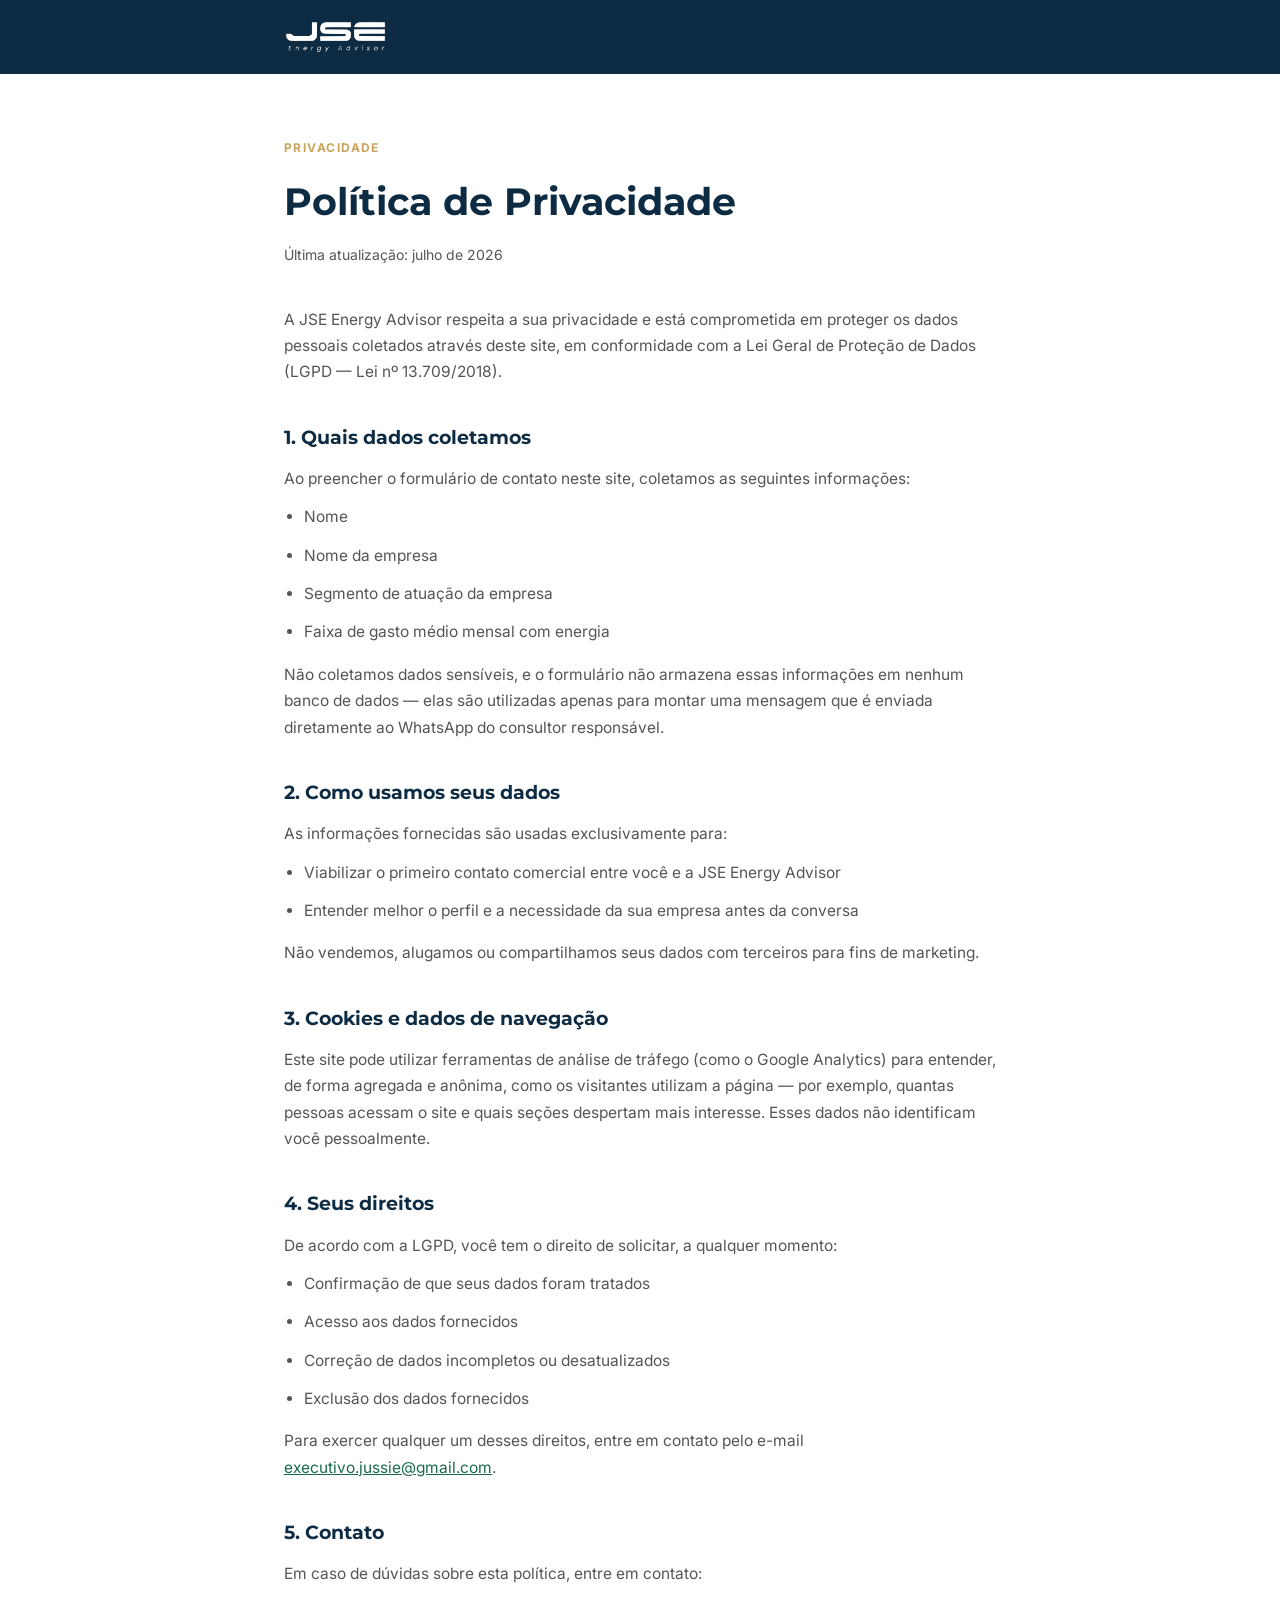
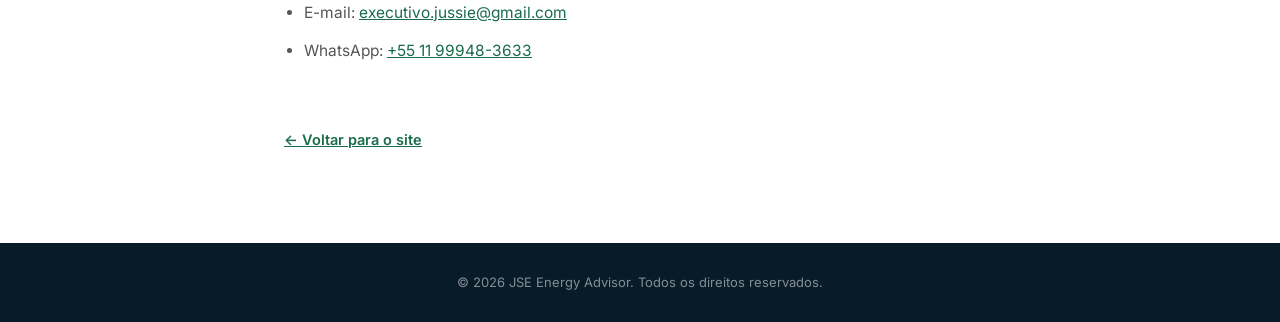
<file: privacidade.html>
<!DOCTYPE html>
<html lang="pt-BR">
<head>
<meta charset="UTF-8">
<meta name="viewport" content="width=device-width, initial-scale=1.0">
<title>Política de Privacidade — JSE Energy Advisor</title>
<link rel="preconnect" href="https://fonts.googleapis.com">
<link rel="preconnect" href="https://fonts.gstatic.com" crossorigin>
<link href="https://fonts.googleapis.com/css2?family=Montserrat:wght@600;700;800&family=Inter:wght@400;500;600&display=swap" rel="stylesheet">
<link rel="icon" type="image/png" href="images/favicon-jse.png?v=2">
<style>
  :root{
    --primary:#0D2B42;
    --secondary:#1A6B4B;
    --accent:#C8A45C;
    --ink:#1A1A1A;
    --ink-soft:#555555;
    --bg-alt:#F5F2ED;
    --white:#FFFFFF;
  }
  *{margin:0;padding:0;box-sizing:border-box;}
  body{
    font-family:'Inter',sans-serif;
    color:var(--ink);
    line-height:1.7;
    background:var(--white);
  }
  h1,h2,.logo{font-family:'Montserrat',sans-serif;}
  a{color:var(--secondary);}
  .container{max-width:760px;margin:0 auto;padding:0 24px;}

  header.navbar{
    background:var(--primary);
    padding:20px 0;
  }
  .logo{
    color:var(--white);font-weight:700;font-size:18px;
    display:flex;align-items:center;gap:10px;
  }
  .logo img{height:34px;}

  main{padding:64px 0 90px;}
  .eyebrow{
    font-size:12px;font-weight:700;letter-spacing:.12em;text-transform:uppercase;
    color:var(--accent);margin-bottom:12px;display:block;
  }
  h1{font-size:clamp(28px,4vw,38px);color:var(--primary);margin-bottom:8px;}
  .updated{color:var(--ink-soft);font-size:14px;margin-bottom:40px;}
  h2{font-size:19px;color:var(--primary);margin:36px 0 12px;}
  p, li{color:var(--ink-soft);font-size:15.5px;margin-bottom:12px;}
  ul{padding-left:20px;margin-bottom:16px;}

  .back-link{
    display:inline-block;margin-top:48px;
    color:var(--secondary);font-weight:600;font-size:14.5px;
  }

  footer{
    background:#081b29;color:rgba(255,255,255,.5);
    padding:28px 0;text-align:center;font-size:13px;
  }
</style>
</head>
<body>

<header class="navbar">
  <div class="container">
    <a href="index.html" class="logo">
      <img src="images/logo-jse.png" alt="JSE Energy Advisor">
    </a>
  </div>
</header>

<main>
  <div class="container">
    <span class="eyebrow">Privacidade</span>
    <h1>Política de Privacidade</h1>
    <p class="updated">Última atualização: julho de 2026</p>

    <p>A JSE Energy Advisor respeita a sua privacidade e está comprometida em proteger os dados pessoais coletados através deste site, em conformidade com a Lei Geral de Proteção de Dados (LGPD — Lei nº 13.709/2018).</p>

    <h2>1. Quais dados coletamos</h2>
    <p>Ao preencher o formulário de contato neste site, coletamos as seguintes informações:</p>
    <ul>
      <li>Nome</li>
      <li>Nome da empresa</li>
      <li>Segmento de atuação da empresa</li>
      <li>Faixa de gasto médio mensal com energia</li>
    </ul>
    <p>Não coletamos dados sensíveis, e o formulário não armazena essas informações em nenhum banco de dados — elas são utilizadas apenas para montar uma mensagem que é enviada diretamente ao WhatsApp do consultor responsável.</p>

    <h2>2. Como usamos seus dados</h2>
    <p>As informações fornecidas são usadas exclusivamente para:</p>
    <ul>
      <li>Viabilizar o primeiro contato comercial entre você e a JSE Energy Advisor</li>
      <li>Entender melhor o perfil e a necessidade da sua empresa antes da conversa</li>
    </ul>
    <p>Não vendemos, alugamos ou compartilhamos seus dados com terceiros para fins de marketing.</p>

    <h2>3. Cookies e dados de navegação</h2>
    <p>Este site pode utilizar ferramentas de análise de tráfego (como o Google Analytics) para entender, de forma agregada e anônima, como os visitantes utilizam a página — por exemplo, quantas pessoas acessam o site e quais seções despertam mais interesse. Esses dados não identificam você pessoalmente.</p>

    <h2>4. Seus direitos</h2>
    <p>De acordo com a LGPD, você tem o direito de solicitar, a qualquer momento:</p>
    <ul>
      <li>Confirmação de que seus dados foram tratados</li>
      <li>Acesso aos dados fornecidos</li>
      <li>Correção de dados incompletos ou desatualizados</li>
      <li>Exclusão dos dados fornecidos</li>
    </ul>
    <p>Para exercer qualquer um desses direitos, entre em contato pelo e-mail <a href="mailto:executivo.jussie@gmail.com">executivo.jussie@gmail.com</a>.</p>

    <h2>5. Contato</h2>
    <p>Em caso de dúvidas sobre esta política, entre em contato:</p>
    <ul>
      <li>E-mail: <a href="mailto:executivo.jussie@gmail.com">executivo.jussie@gmail.com</a></li>
      <li>WhatsApp: <a href="https://wa.me/5511999483633" target="_blank" rel="noopener">+55 11 99948-3633</a></li>
    </ul>

    <a href="index.html" class="back-link">← Voltar para o site</a>
  </div>
</main>

<footer>
  © 2026 JSE Energy Advisor. Todos os direitos reservados.
</footer>

</body>
</html>
</file>
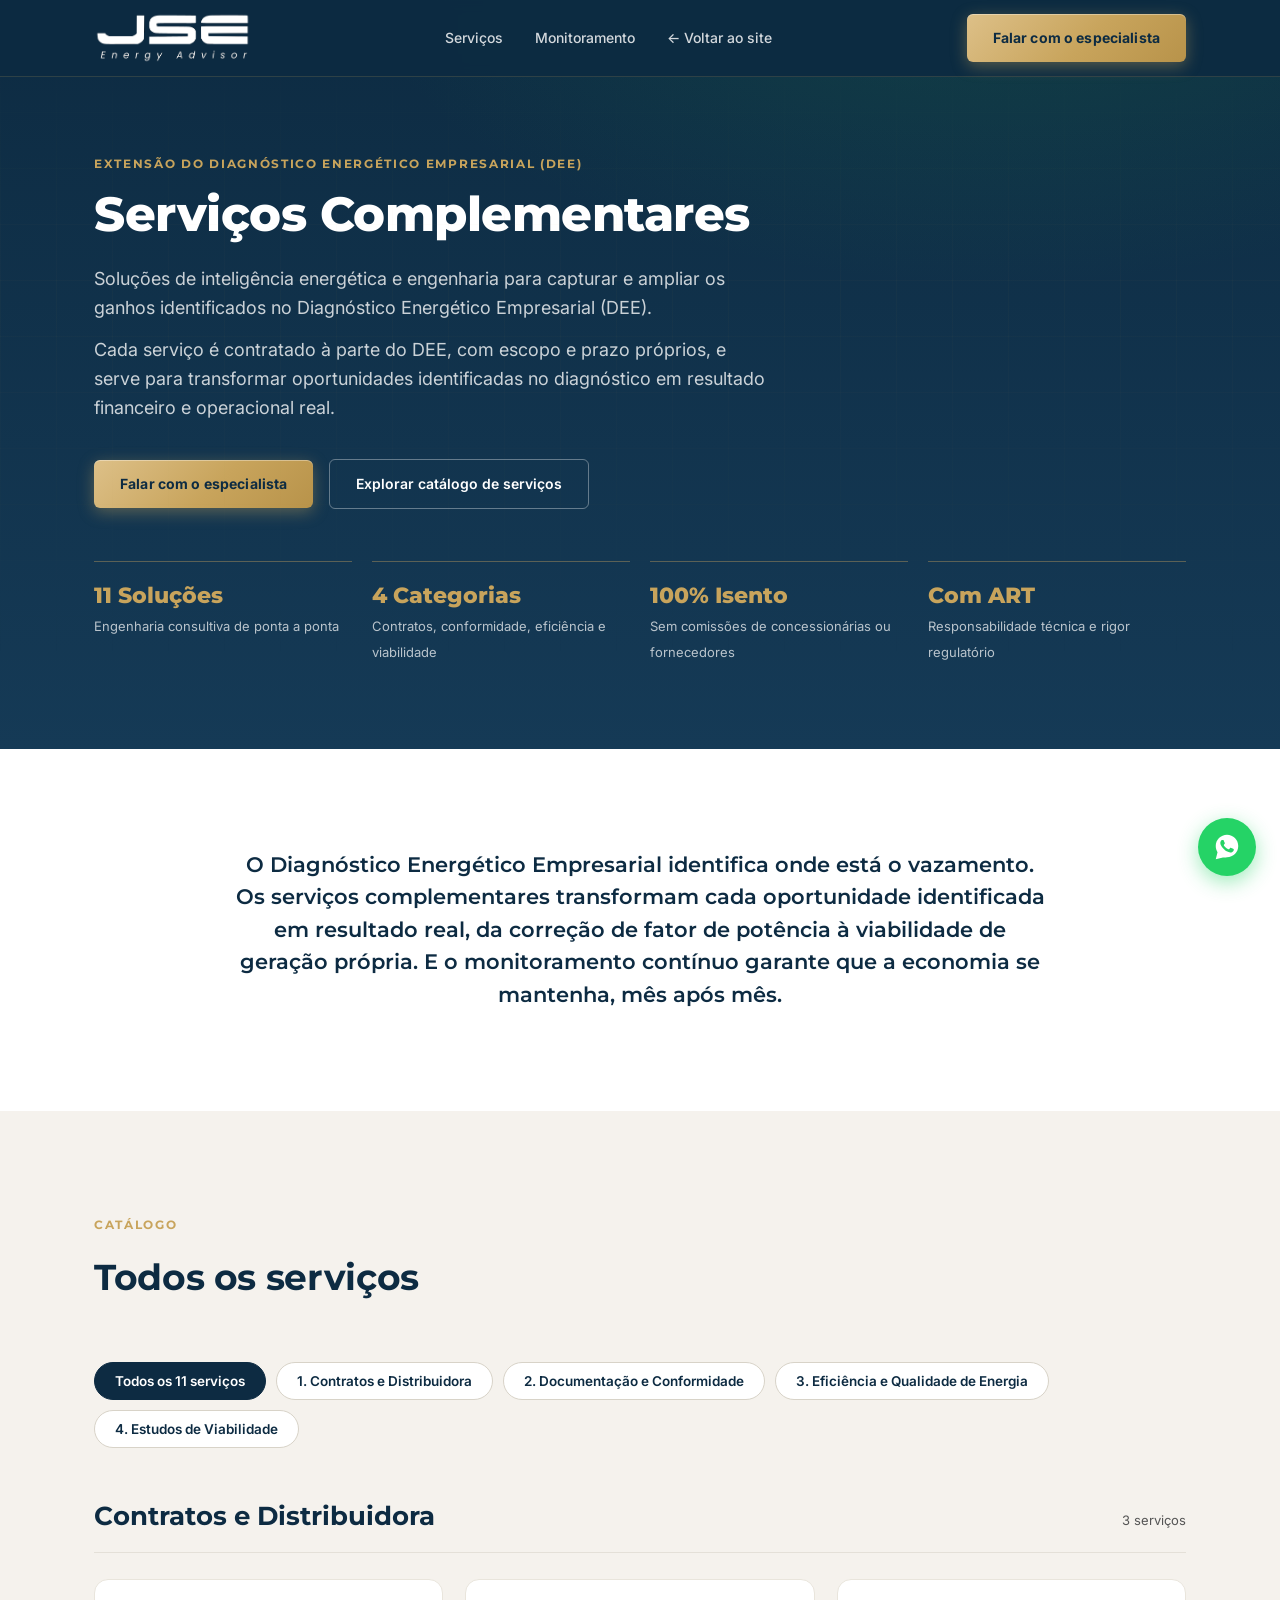
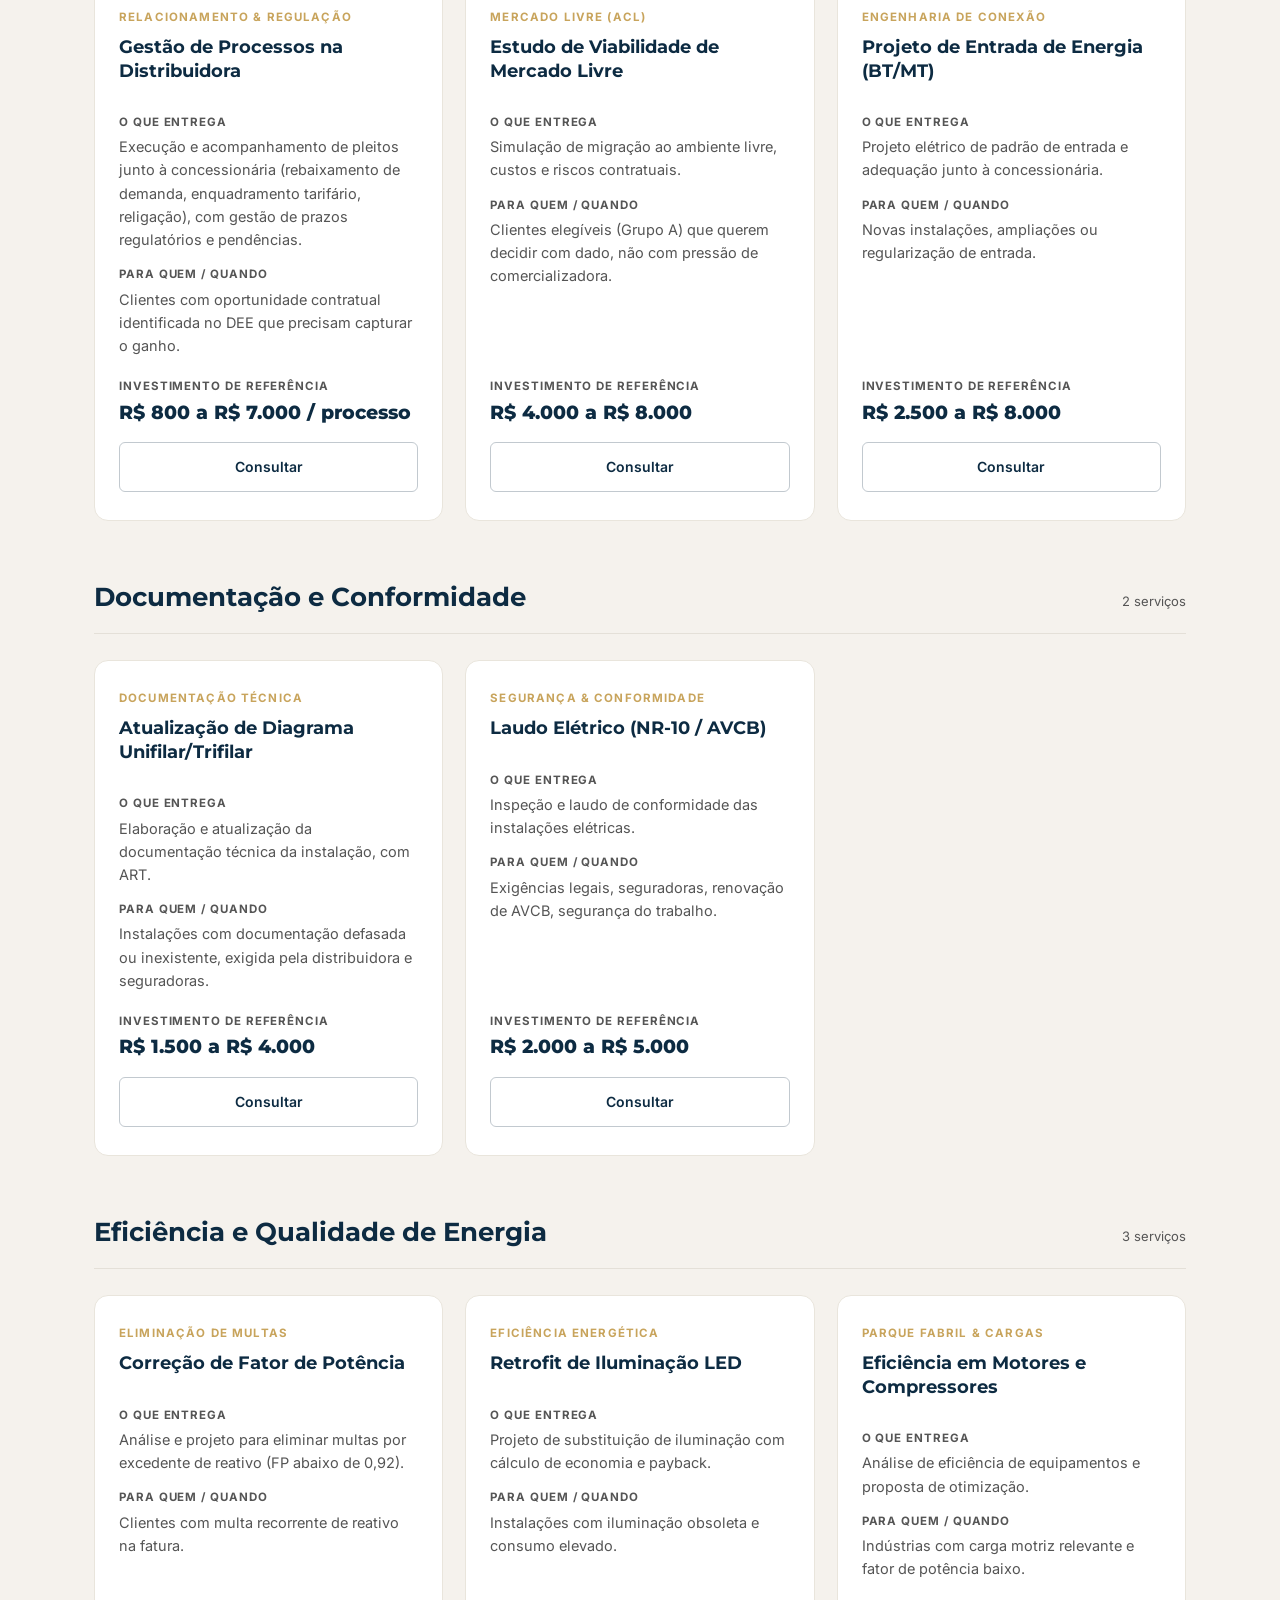
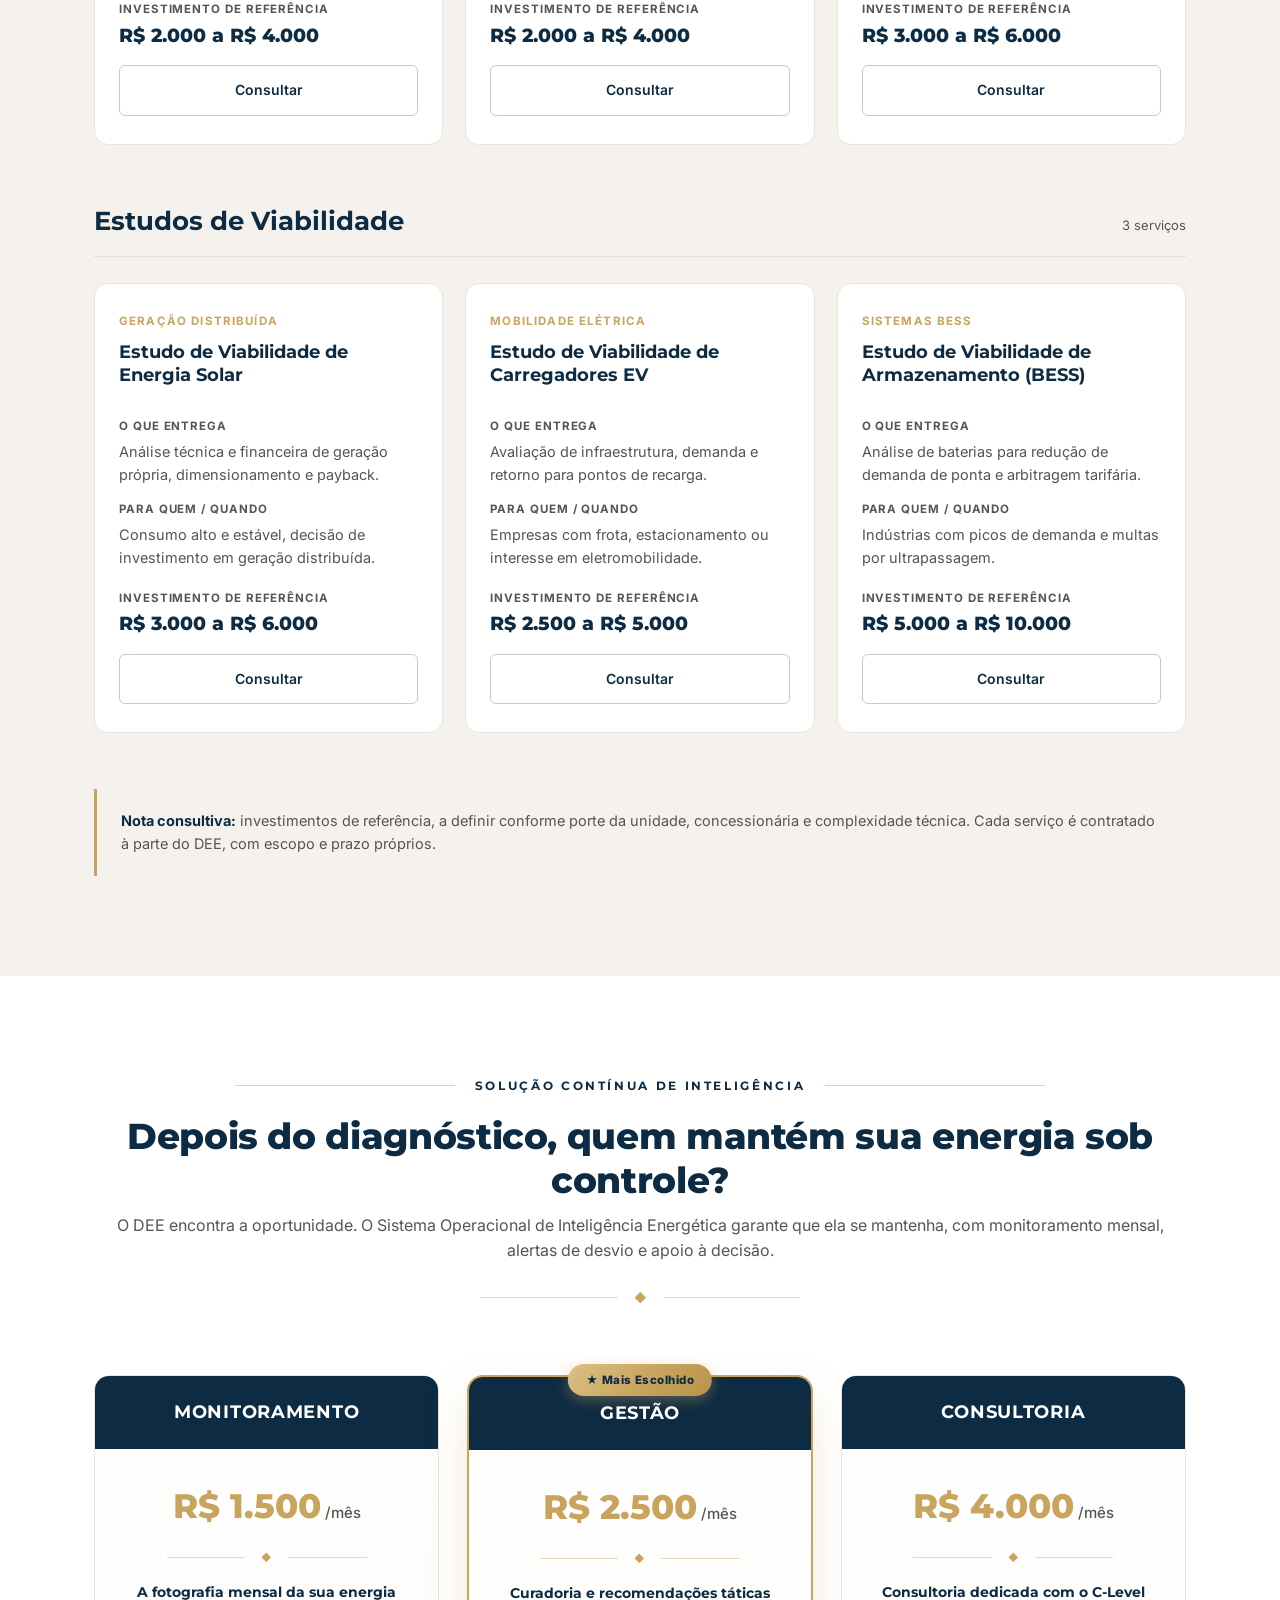
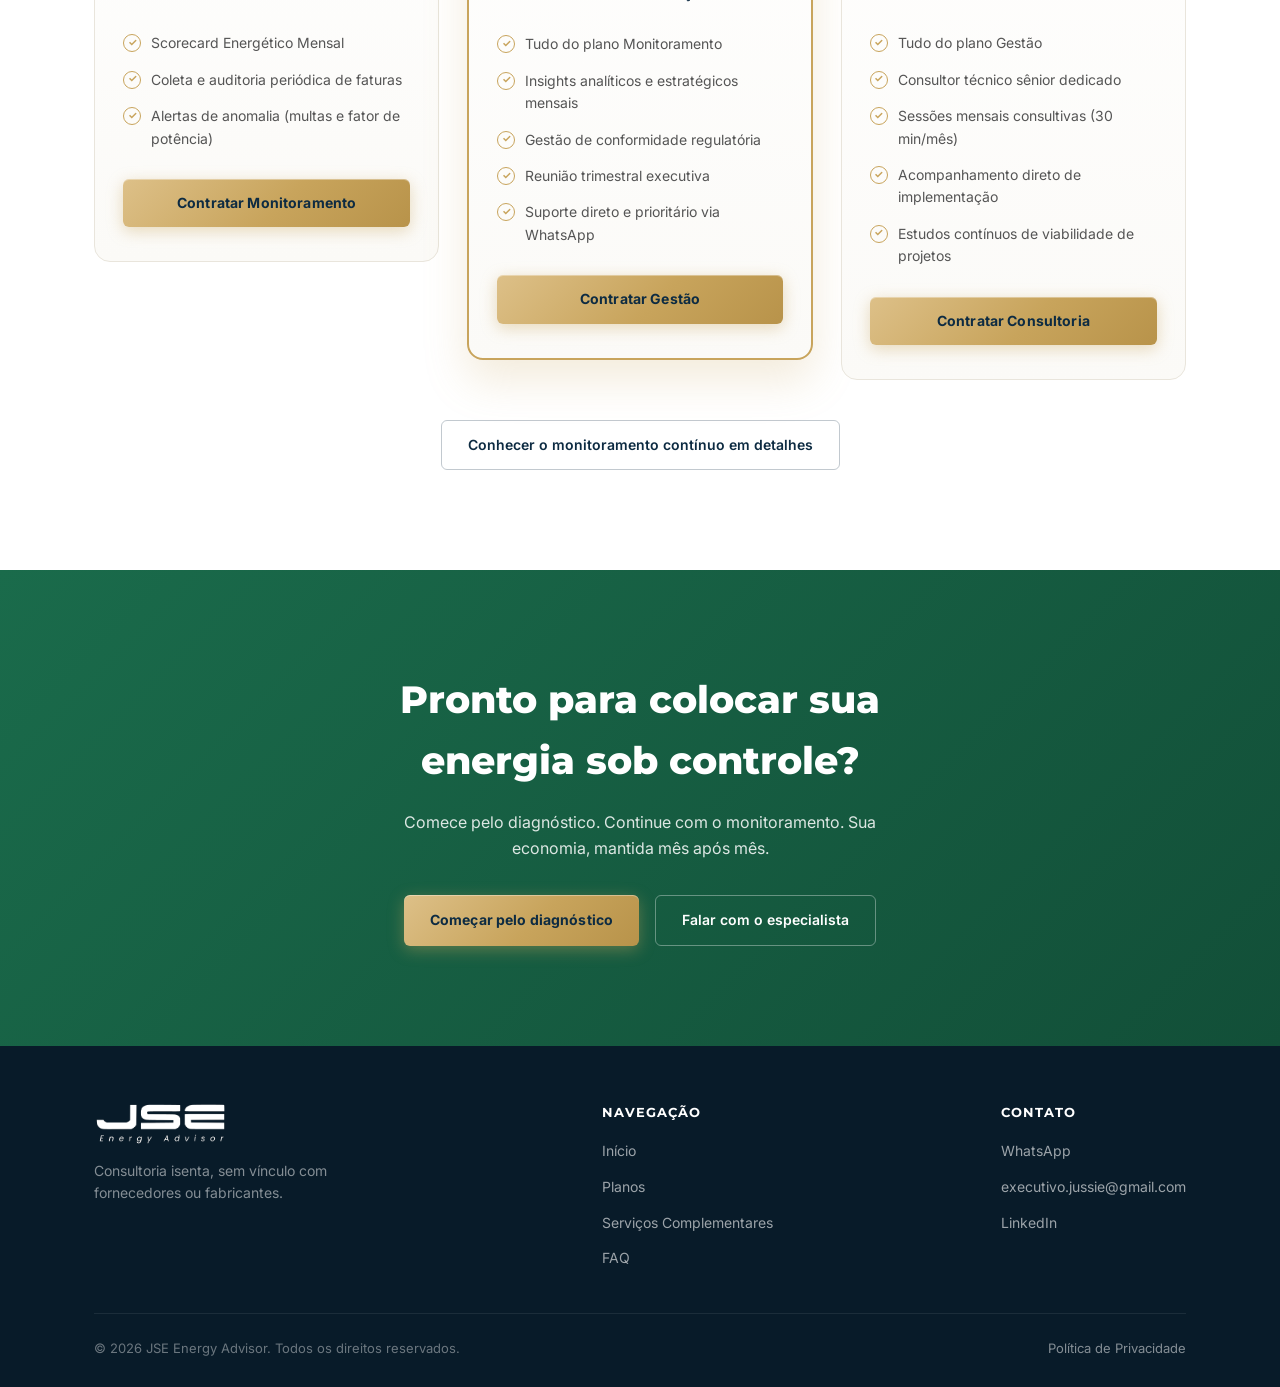
<file: servicos-complementares.html>
<!DOCTYPE html>
<html lang="pt-BR">
<head>
<meta charset="UTF-8">
<meta name="viewport" content="width=device-width, initial-scale=1.0">
<title>Serviços Complementares | JSE Energy Advisor</title>
<meta name="description" content="Soluções de inteligência energética e engenharia para capturar e ampliar os ganhos identificados no Diagnóstico Energético Empresarial (DEE).">
<link rel="icon" type="image/png" href="images/favicon-jse.png?v=2">

<!-- Google Analytics (GA4) -->
<script async src="https://www.googletagmanager.com/gtag/js?id=G-EBNW40D5F9"></script>
<script>
  window.dataLayer = window.dataLayer || [];
  function gtag(){dataLayer.push(arguments);}
  gtag('js', new Date());
  gtag('config', 'G-EBNW40D5F9');
</script>

<meta property="og:type" content="website">
<meta property="og:title" content="Serviços Complementares | JSE Energy Advisor">
<meta property="og:description" content="Soluções de engenharia para transformar as oportunidades do diagnóstico em resultado financeiro real.">
<meta property="og:image" content="https://jseenergia.com/images/preview-share.jpg">
<meta property="og:url" content="https://jseenergia.com/servicos-complementares">
<link rel="preconnect" href="https://fonts.googleapis.com">
<link rel="preconnect" href="https://fonts.gstatic.com" crossorigin>
<link href="https://fonts.googleapis.com/css2?family=Montserrat:wght@600;700;800&family=Inter:wght@400;500;600&display=swap" rel="stylesheet">
<link rel="stylesheet" href="style.css?v=3">
</head>
<body>

<header class="navbar">
  <div class="container">
    <a href="./" class="logo">
      <img src="images/logo-jse.png" alt="JSE Energy Advisor" class="logo-img">
    </a>
    <nav class="nav-links">
      <a href="#catalogo">Serviços</a>
      <a href="#monitoramento">Monitoramento</a>
      <a class="nav-back" href="./">← Voltar ao site</a>
    </nav>
    <a class="btn btn-accent nav-cta" href="https://wa.me/5511999483633" target="_blank" rel="noopener">Falar com o especialista</a>
  </div>
</header>

<!-- HERO -->
<section class="hero hero--page" id="top">
  <div class="container">
    <div class="hero-inner">
      <span class="eyebrow">Extensão do Diagnóstico Energético Empresarial (DEE)</span>
      <h1>Serviços Complementares</h1>
      <p class="lead">Soluções de inteligência energética e engenharia para capturar e ampliar os ganhos identificados no Diagnóstico Energético Empresarial (DEE).</p>
      <p class="lead">Cada serviço é contratado à parte do DEE, com escopo e prazo próprios, e serve para transformar oportunidades identificadas no diagnóstico em resultado financeiro e operacional real.</p>
      <div class="hero-actions">
        <a class="btn btn-accent" href="https://wa.me/5511999483633" target="_blank" rel="noopener">Falar com o especialista</a>
        <a class="btn btn-outline" href="#catalogo">Explorar catálogo de serviços</a>
      </div>
    </div>
    <div class="svc-stats">
      <div class="svc-stat"><strong>11 Soluções</strong><span>Engenharia consultiva de ponta a ponta</span></div>
      <div class="svc-stat"><strong>4 Categorias</strong><span>Contratos, conformidade, eficiência e viabilidade</span></div>
      <div class="svc-stat"><strong>100% Isento</strong><span>Sem comissões de concessionárias ou fornecedores</span></div>
      <div class="svc-stat"><strong>Com ART</strong><span>Responsabilidade técnica e rigor regulatório</span></div>
    </div>
  </div>
</section>

<!-- INTRODUÇÃO: DEE, COMPLEMENTARES E MONITORAMENTO -->
<section>
  <div class="container">
    <p class="svc-intro">O Diagnóstico Energético Empresarial identifica onde está o vazamento. Os serviços complementares transformam cada oportunidade identificada em resultado real, da correção de fator de potência à viabilidade de geração própria. E o monitoramento contínuo garante que a economia se mantenha, mês após mês.</p>
  </div>
</section>

<!-- CATÁLOGO -->
<section class="section-alt" id="catalogo">
  <div class="container">
    <div class="section-head">
      <span class="eyebrow">Catálogo</span>
      <h2>Todos os serviços</h2>
    </div>
    <div class="svc-filters">
      <button type="button" class="svc-filter active" data-cat="all">Todos os 11 serviços</button>
<button type="button" class="svc-filter" data-cat="1">1. Contratos e Distribuidora</button>
<button type="button" class="svc-filter" data-cat="2">2. Documentação e Conformidade</button>
<button type="button" class="svc-filter" data-cat="3">3. Eficiência e Qualidade de Energia</button>
<button type="button" class="svc-filter" data-cat="4">4. Estudos de Viabilidade</button>
    </div>

    <div class="svc-category" data-cat="1">
      <div class="svc-category-head">
        <h2>Contratos e Distribuidora</h2>
        <span class="count">3 serviços</span>
      </div>
      <div class="svc-grid">
        <article class="svc-card">
          <span class="svc-tag">Relacionamento &amp; Regulação</span>
          <h3>Gestão de Processos na Distribuidora</h3>
          <h4>O que entrega</h4>
          <p>Execução e acompanhamento de pleitos junto à concessionária (rebaixamento de demanda, enquadramento tarifário, religação), com gestão de prazos regulatórios e pendências.</p>
          <h4>Para quem / Quando</h4>
          <p>Clientes com oportunidade contratual identificada no DEE que precisam capturar o ganho.</p>
          <div class="svc-price">
            <div class="label">Investimento de referência</div>
            <div class="value">R$ 800 a R$ 7.000 / processo</div>
            <a class="btn btn-outline-dark" href="https://wa.me/5511999483633?text=Ol%C3%A1%2C%20gostaria%20de%20consultar%20o%20servi%C3%A7o%3A%20Gest%C3%A3o%20de%20Processos%20na%20Distribuidora" target="_blank" rel="noopener">Consultar</a>
          </div>
        </article>
        <article class="svc-card">
          <span class="svc-tag">Mercado Livre (ACL)</span>
          <h3>Estudo de Viabilidade de Mercado Livre</h3>
          <h4>O que entrega</h4>
          <p>Simulação de migração ao ambiente livre, custos e riscos contratuais.</p>
          <h4>Para quem / Quando</h4>
          <p>Clientes elegíveis (Grupo A) que querem decidir com dado, não com pressão de comercializadora.</p>
          <div class="svc-price">
            <div class="label">Investimento de referência</div>
            <div class="value">R$ 4.000 a R$ 8.000</div>
            <a class="btn btn-outline-dark" href="https://wa.me/5511999483633?text=Ol%C3%A1%2C%20gostaria%20de%20consultar%20o%20servi%C3%A7o%3A%20Estudo%20de%20Viabilidade%20de%20Mercado%20Livre" target="_blank" rel="noopener">Consultar</a>
          </div>
        </article>
        <article class="svc-card">
          <span class="svc-tag">Engenharia de Conexão</span>
          <h3>Projeto de Entrada de Energia (BT/MT)</h3>
          <h4>O que entrega</h4>
          <p>Projeto elétrico de padrão de entrada e adequação junto à concessionária.</p>
          <h4>Para quem / Quando</h4>
          <p>Novas instalações, ampliações ou regularização de entrada.</p>
          <div class="svc-price">
            <div class="label">Investimento de referência</div>
            <div class="value">R$ 2.500 a R$ 8.000</div>
            <a class="btn btn-outline-dark" href="https://wa.me/5511999483633?text=Ol%C3%A1%2C%20gostaria%20de%20consultar%20o%20servi%C3%A7o%3A%20Projeto%20de%20Entrada%20de%20Energia%20%28BT/MT%29" target="_blank" rel="noopener">Consultar</a>
          </div>
        </article>
      </div>
    </div>
    <div class="svc-category" data-cat="2">
      <div class="svc-category-head">
        <h2>Documentação e Conformidade</h2>
        <span class="count">2 serviços</span>
      </div>
      <div class="svc-grid">
        <article class="svc-card">
          <span class="svc-tag">Documentação Técnica</span>
          <h3>Atualização de Diagrama Unifilar/Trifilar</h3>
          <h4>O que entrega</h4>
          <p>Elaboração e atualização da documentação técnica da instalação, com ART.</p>
          <h4>Para quem / Quando</h4>
          <p>Instalações com documentação defasada ou inexistente, exigida pela distribuidora e seguradoras.</p>
          <div class="svc-price">
            <div class="label">Investimento de referência</div>
            <div class="value">R$ 1.500 a R$ 4.000</div>
            <a class="btn btn-outline-dark" href="https://wa.me/5511999483633?text=Ol%C3%A1%2C%20gostaria%20de%20consultar%20o%20servi%C3%A7o%3A%20Atualiza%C3%A7%C3%A3o%20de%20Diagrama%20Unifilar/Trifilar" target="_blank" rel="noopener">Consultar</a>
          </div>
        </article>
        <article class="svc-card">
          <span class="svc-tag">Segurança &amp; Conformidade</span>
          <h3>Laudo Elétrico (NR-10 / AVCB)</h3>
          <h4>O que entrega</h4>
          <p>Inspeção e laudo de conformidade das instalações elétricas.</p>
          <h4>Para quem / Quando</h4>
          <p>Exigências legais, seguradoras, renovação de AVCB, segurança do trabalho.</p>
          <div class="svc-price">
            <div class="label">Investimento de referência</div>
            <div class="value">R$ 2.000 a R$ 5.000</div>
            <a class="btn btn-outline-dark" href="https://wa.me/5511999483633?text=Ol%C3%A1%2C%20gostaria%20de%20consultar%20o%20servi%C3%A7o%3A%20Laudo%20El%C3%A9trico%20%28NR-10%20/%20AVCB%29" target="_blank" rel="noopener">Consultar</a>
          </div>
        </article>
      </div>
    </div>
    <div class="svc-category" data-cat="3">
      <div class="svc-category-head">
        <h2>Eficiência e Qualidade de Energia</h2>
        <span class="count">3 serviços</span>
      </div>
      <div class="svc-grid">
        <article class="svc-card">
          <span class="svc-tag">Eliminação de Multas</span>
          <h3>Correção de Fator de Potência</h3>
          <h4>O que entrega</h4>
          <p>Análise e projeto para eliminar multas por excedente de reativo (FP abaixo de 0,92).</p>
          <h4>Para quem / Quando</h4>
          <p>Clientes com multa recorrente de reativo na fatura.</p>
          <div class="svc-price">
            <div class="label">Investimento de referência</div>
            <div class="value">R$ 2.000 a R$ 4.000</div>
            <a class="btn btn-outline-dark" href="https://wa.me/5511999483633?text=Ol%C3%A1%2C%20gostaria%20de%20consultar%20o%20servi%C3%A7o%3A%20Corre%C3%A7%C3%A3o%20de%20Fator%20de%20Pot%C3%AAncia" target="_blank" rel="noopener">Consultar</a>
          </div>
        </article>
        <article class="svc-card">
          <span class="svc-tag">Eficiência Energética</span>
          <h3>Retrofit de Iluminação LED</h3>
          <h4>O que entrega</h4>
          <p>Projeto de substituição de iluminação com cálculo de economia e payback.</p>
          <h4>Para quem / Quando</h4>
          <p>Instalações com iluminação obsoleta e consumo elevado.</p>
          <div class="svc-price">
            <div class="label">Investimento de referência</div>
            <div class="value">R$ 2.000 a R$ 4.000</div>
            <a class="btn btn-outline-dark" href="https://wa.me/5511999483633?text=Ol%C3%A1%2C%20gostaria%20de%20consultar%20o%20servi%C3%A7o%3A%20Retrofit%20de%20Ilumina%C3%A7%C3%A3o%20LED" target="_blank" rel="noopener">Consultar</a>
          </div>
        </article>
        <article class="svc-card">
          <span class="svc-tag">Parque Fabril &amp; Cargas</span>
          <h3>Eficiência em Motores e Compressores</h3>
          <h4>O que entrega</h4>
          <p>Análise de eficiência de equipamentos e proposta de otimização.</p>
          <h4>Para quem / Quando</h4>
          <p>Indústrias com carga motriz relevante e fator de potência baixo.</p>
          <div class="svc-price">
            <div class="label">Investimento de referência</div>
            <div class="value">R$ 3.000 a R$ 6.000</div>
            <a class="btn btn-outline-dark" href="https://wa.me/5511999483633?text=Ol%C3%A1%2C%20gostaria%20de%20consultar%20o%20servi%C3%A7o%3A%20Efici%C3%AAncia%20em%20Motores%20e%20Compressores" target="_blank" rel="noopener">Consultar</a>
          </div>
        </article>
      </div>
    </div>
    <div class="svc-category" data-cat="4">
      <div class="svc-category-head">
        <h2>Estudos de Viabilidade</h2>
        <span class="count">3 serviços</span>
      </div>
      <div class="svc-grid">
        <article class="svc-card">
          <span class="svc-tag">Geração Distribuída</span>
          <h3>Estudo de Viabilidade de Energia Solar</h3>
          <h4>O que entrega</h4>
          <p>Análise técnica e financeira de geração própria, dimensionamento e payback.</p>
          <h4>Para quem / Quando</h4>
          <p>Consumo alto e estável, decisão de investimento em geração distribuída.</p>
          <div class="svc-price">
            <div class="label">Investimento de referência</div>
            <div class="value">R$ 3.000 a R$ 6.000</div>
            <a class="btn btn-outline-dark" href="https://wa.me/5511999483633?text=Ol%C3%A1%2C%20gostaria%20de%20consultar%20o%20servi%C3%A7o%3A%20Estudo%20de%20Viabilidade%20de%20Energia%20Solar" target="_blank" rel="noopener">Consultar</a>
          </div>
        </article>
        <article class="svc-card">
          <span class="svc-tag">Mobilidade Elétrica</span>
          <h3>Estudo de Viabilidade de Carregadores EV</h3>
          <h4>O que entrega</h4>
          <p>Avaliação de infraestrutura, demanda e retorno para pontos de recarga.</p>
          <h4>Para quem / Quando</h4>
          <p>Empresas com frota, estacionamento ou interesse em eletromobilidade.</p>
          <div class="svc-price">
            <div class="label">Investimento de referência</div>
            <div class="value">R$ 2.500 a R$ 5.000</div>
            <a class="btn btn-outline-dark" href="https://wa.me/5511999483633?text=Ol%C3%A1%2C%20gostaria%20de%20consultar%20o%20servi%C3%A7o%3A%20Estudo%20de%20Viabilidade%20de%20Carregadores%20EV" target="_blank" rel="noopener">Consultar</a>
          </div>
        </article>
        <article class="svc-card">
          <span class="svc-tag">Sistemas BESS</span>
          <h3>Estudo de Viabilidade de Armazenamento (BESS)</h3>
          <h4>O que entrega</h4>
          <p>Análise de baterias para redução de demanda de ponta e arbitragem tarifária.</p>
          <h4>Para quem / Quando</h4>
          <p>Indústrias com picos de demanda e multas por ultrapassagem.</p>
          <div class="svc-price">
            <div class="label">Investimento de referência</div>
            <div class="value">R$ 5.000 a R$ 10.000</div>
            <a class="btn btn-outline-dark" href="https://wa.me/5511999483633?text=Ol%C3%A1%2C%20gostaria%20de%20consultar%20o%20servi%C3%A7o%3A%20Estudo%20de%20Viabilidade%20de%20Armazenamento%20%28BESS%29" target="_blank" rel="noopener">Consultar</a>
          </div>
        </article>
      </div>
    </div>

    <p class="svc-note"><strong>Nota consultiva:</strong> investimentos de referência, a definir conforme porte da unidade, concessionária e complexidade técnica. Cada serviço é contratado à parte do DEE, com escopo e prazo próprios.</p>
  </div>
</section>

<!-- SOLUÇÃO CONTÍNUA -->
<section id="monitoramento">
  <div class="container">
    <div class="plans-header">
      <div class="plans-kicker"><span>Solução contínua de inteligência</span></div>
      <h2 class="plans-title">Depois do diagnóstico, quem mantém sua energia sob controle?</h2>
      <p class="plans-subtitle">O DEE encontra a oportunidade. O Sistema Operacional de Inteligência Energética garante que ela se mantenha, com monitoramento mensal, alertas de desvio e apoio à decisão.</p>
      <div class="plans-divider">◆</div>
    </div>
    <div class="plans-grid">
      <div class="plan-card">
        <div class="plan-card-head"><span>Monitoramento</span></div>
        <div class="plan-body">
          <div class="plan-price">R$ 1.500<span>/mês</span></div>
          <div class="plans-divider small">◆</div>
          <p class="plan-desc">A fotografia mensal da sua energia</p>
          <ul class="plan-features">
            <li><span class="plan-check">✓</span>Scorecard Energético Mensal</li>
            <li><span class="plan-check">✓</span>Coleta e auditoria periódica de faturas</li>
            <li><span class="plan-check">✓</span>Alertas de anomalia (multas e fator de potência)</li>
          </ul>
          <a class="btn btn-accent" href="https://wa.me/5511999483633?text=Ol%C3%A1%2C%20tenho%20interesse%20no%20Plano%20Monitoramento%20Mensal" target="_blank" rel="noopener">Contratar Monitoramento</a>
        </div>
      </div>
      <div class="plan-card plan-card--featured">
        <span class="plan-badge">★ Mais Escolhido</span>
        <div class="plan-card-head"><span>Gestão</span></div>
        <div class="plan-body">
          <div class="plan-price">R$ 2.500<span>/mês</span></div>
          <div class="plans-divider small">◆</div>
          <p class="plan-desc">Curadoria e recomendações táticas</p>
          <ul class="plan-features">
            <li><span class="plan-check">✓</span>Tudo do plano Monitoramento</li>
            <li><span class="plan-check">✓</span>Insights analíticos e estratégicos mensais</li>
            <li><span class="plan-check">✓</span>Gestão de conformidade regulatória</li>
            <li><span class="plan-check">✓</span>Reunião trimestral executiva</li>
            <li><span class="plan-check">✓</span>Suporte direto e prioritário via WhatsApp</li>
          </ul>
          <a class="btn btn-accent" href="https://wa.me/5511999483633?text=Ol%C3%A1%2C%20tenho%20interesse%20no%20Plano%20Gest%C3%A3o%20Mensal" target="_blank" rel="noopener">Contratar Gestão</a>
        </div>
      </div>
      <div class="plan-card">
        <div class="plan-card-head"><span>Consultoria</span></div>
        <div class="plan-body">
          <div class="plan-price">R$ 4.000<span>/mês</span></div>
          <div class="plans-divider small">◆</div>
          <p class="plan-desc">Consultoria dedicada com o C-Level</p>
          <ul class="plan-features">
            <li><span class="plan-check">✓</span>Tudo do plano Gestão</li>
            <li><span class="plan-check">✓</span>Consultor técnico sênior dedicado</li>
            <li><span class="plan-check">✓</span>Sessões mensais consultivas (30 min/mês)</li>
            <li><span class="plan-check">✓</span>Acompanhamento direto de implementação</li>
            <li><span class="plan-check">✓</span>Estudos contínuos de viabilidade de projetos</li>
          </ul>
          <a class="btn btn-accent" href="https://wa.me/5511999483633?text=Ol%C3%A1%2C%20tenho%20interesse%20no%20Plano%20Consultoria%20Mensal" target="_blank" rel="noopener">Contratar Consultoria</a>
        </div>
      </div>
    </div>
    <p class="svc-continuous-link"><a class="btn btn-outline-dark" href="./#oferta">Conhecer o monitoramento contínuo em detalhes</a></p>
  </div>
</section>

<!-- CTA FINAL -->
<section class="cta-final">
  <div class="container">
    <h2>Pronto para colocar sua energia sob controle?</h2>
    <p>Comece pelo diagnóstico. Continue com o monitoramento. Sua economia, mantida mês após mês.</p>
    <div style="display:flex;gap:16px;justify-content:center;flex-wrap:wrap;">
      <a class="btn btn-accent" href="./#contato">Começar pelo diagnóstico</a>
      <a class="btn btn-outline" href="https://wa.me/5511999483633" target="_blank" rel="noopener">Falar com o especialista</a>
    </div>
  </div>
</section>

<footer>
  <div class="container">
    <div class="footer-grid">
      <div class="footer-brand">
        <a href="./" class="logo">
          <img src="images/logo-jse.png" alt="JSE Energy Advisor" class="logo-img">
        </a>
        <p>Consultoria isenta, sem vínculo com fornecedores ou fabricantes.</p>
      </div>
      <div class="footer-links">
        <h4>Navegação</h4>
        <ul>
          <li><a href="./">Início</a></li>
          <li><a href="./#oferta">Planos</a></li>
          <li><a href="#catalogo">Serviços Complementares</a></li>
          <li><a href="./#faq">FAQ</a></li>
        </ul>
      </div>
      <div class="footer-links">
        <h4>Contato</h4>
        <ul>
          <li><a href="https://wa.me/5511999483633" target="_blank" rel="noopener">WhatsApp</a></li>
          <li><a href="mailto:executivo.jussie@gmail.com">executivo.jussie@gmail.com</a></li>
          <li><a href="https://linkedin.com/in/jussieguimaraes" target="_blank" rel="noopener">LinkedIn</a></li>
        </ul>
      </div>
    </div>
    <div class="footer-bottom">
      <span>© 2026 JSE Energy Advisor. Todos os direitos reservados.</span>
      <span><a href="privacidade" style="color:rgba(255,255,255,.5);">Política de Privacidade</a></span>
    </div>
  </div>
</footer>

<a href="https://wa.me/5511999483633" target="_blank" rel="noopener" class="whatsapp-float" aria-label="Falar no WhatsApp">
  <svg viewBox="0 0 32 32" fill="white"><path d="M16.001 3C9.373 3 4 8.373 4 15c0 2.386.696 4.607 1.899 6.477L4 29l7.72-1.865A11.93 11.93 0 0 0 16.001 27C22.63 27 28 21.627 28 15S22.63 3 16.001 3zm6.977 17.03c-.293.826-1.454 1.512-2.383 1.71-.634.134-1.462.24-4.248-.912-3.564-1.474-5.856-5.09-6.033-5.326-.177-.236-1.448-1.928-1.448-3.677s.914-2.61 1.24-2.966c.325-.356.71-.445.947-.445.236 0 .473.002.679.012.218.01.51-.083.797.607.293.708 1 2.44 1.088 2.617.088.177.147.384.03.62-.118.236-.177.384-.354.591-.177.207-.372.462-.531.62-.177.177-.362.368-.156.72.207.354.918 1.516 1.972 2.456 1.354 1.207 2.495 1.583 2.849 1.76.354.177.561.148.768-.09.207-.236.885-1.03 1.122-1.384.236-.354.472-.295.797-.177.325.118 2.056.97 2.41 1.147.354.177.59.265.679.413.088.148.088.856-.206 1.682z"/></svg>
</a>

<script>
document.querySelectorAll('.svc-filter').forEach(function(btn){
  btn.addEventListener('click', function(){
    var cat = btn.getAttribute('data-cat');
    document.querySelectorAll('.svc-filter').forEach(function(b){ b.classList.toggle('active', b === btn); });
    document.querySelectorAll('.svc-category').forEach(function(sec){
      sec.style.display = (cat === 'all' || sec.getAttribute('data-cat') === cat) ? '' : 'none';
    });
  });
});
</script>
</body>
</html>
</file>
<file: style.css>
:root{
    --primary:#0D2B42;
    --primary-light:#153a56;
    --secondary:#1A6B4B;
    --accent:#C8A45C;
    --ink:#1A1A1A;
    --ink-soft:#555555;
    --bg-alt:#F5F2ED;
    --white:#FFFFFF;
    --danger:#8a3324;
  }

  *{margin:0;padding:0;box-sizing:border-box;}
  html{scroll-behavior:smooth;}
  body{
    font-family:'Inter',sans-serif;
    color:var(--ink);
    line-height:1.6;
    background:var(--white);
    -webkit-font-smoothing:antialiased;
  }
  h1,h2,h3,.eyebrow,.logo,.stat-number,.price-value{font-family:'Montserrat',sans-serif;}
  a{text-decoration:none;color:inherit;}
  ul{list-style:none;}
  img{max-width:100%;display:block;}

  .container{max-width:1140px;margin:0 auto;padding:0 24px;}

  .eyebrow{
    display:inline-block;
    font-size:12px;font-weight:700;letter-spacing:.14em;text-transform:uppercase;
    color:var(--accent);margin-bottom:14px;
  }

  /* ---------- NAVBAR ---------- */
  header.navbar{
    position:fixed;top:0;left:0;right:0;z-index:1000;
    background:rgba(13,43,66,.96);
    backdrop-filter:blur(6px);
    border-bottom:1px solid rgba(200,164,92,.18);
  }
  .navbar .container{display:flex;align-items:center;justify-content:space-between;height:76px;}
  .logo{color:var(--white);font-weight:700;font-size:19px;letter-spacing:.02em;display:flex;align-items:center;gap:10px;}
  .logo-img{height:52px;width:auto;display:block;}
  .footer-brand .logo-img{height:44px;}
  .logo .mark{
    width:34px;height:34px;border-radius:8px;
    background:linear-gradient(135deg,var(--secondary),var(--accent));
    display:flex;align-items:center;justify-content:center;color:var(--primary);
    font-weight:800;font-size:15px;
  }
  .logo small{
    display:block;font-family:'Inter',sans-serif;font-weight:400;font-size:10px;
    letter-spacing:.16em;text-transform:uppercase;color:var(--accent);
  }
  .nav-links{display:none;gap:32px;align-items:center;}
  @media(min-width:900px){.nav-links{display:flex;}}
  .nav-links a{color:rgba(255,255,255,.82);font-size:14px;font-weight:500;transition:color .2s;}
  .nav-links a:hover{color:var(--accent);}
  .btn{
    display:inline-flex;align-items:center;gap:8px;padding:13px 26px;border-radius:6px;
    font-weight:600;font-size:14px;font-family:'Inter',sans-serif;
    transition:transform .18s ease, box-shadow .18s ease, background .18s ease;
    border:none;cursor:pointer;
  }
  .btn-accent{
    background:linear-gradient(135deg, #ddc088 0%, var(--accent) 55%, #b8934a 100%);
    color:var(--primary);
    box-shadow:0 4px 16px rgba(200,164,92,.4), inset 0 1px 0 rgba(255,255,255,.35);
    position:relative;
    overflow:hidden;
    font-weight:700;
    letter-spacing:.01em;
  }
  .btn-accent::after{
    content:"";
    position:absolute;inset:0;
    background:linear-gradient(120deg, transparent 0%, rgba(255,255,255,.5) 45%, transparent 60%);
    transform:translateX(-120%);
    transition:transform .6s ease;
  }
  .btn-accent:hover::after{transform:translateX(120%);}
  .btn-accent:hover{transform:translateY(-2px);box-shadow:0 12px 28px rgba(200,164,92,.55), inset 0 1px 0 rgba(255,255,255,.4);}
  .btn-outline{background:transparent;color:var(--white);border:1px solid rgba(255,255,255,.35);}
  .btn-outline:hover{border-color:var(--accent);color:var(--accent);}
  .btn-outline-dark{background:transparent;color:var(--primary);border:1px solid rgba(13,43,66,.25);}
  .btn-outline-dark:hover{border-color:var(--primary);}
  .nav-cta{display:none;}
  @media(min-width:900px){.nav-cta{display:inline-flex;}}

  /* ---------- HERO ---------- */
  .hero{
    background:
      radial-gradient(1100px 600px at 78% -10%, rgba(26,107,75,.35), transparent 60%),
      linear-gradient(180deg, var(--primary) 0%, var(--primary-light) 100%);
    color:var(--white);
    padding:168px 0 100px;
    position:relative;overflow:hidden;
  }
  .hero::after{
    content:"";position:absolute;inset:0;
    background-image:
      linear-gradient(rgba(200,164,92,.05) 1px, transparent 1px),
      linear-gradient(90deg, rgba(200,164,92,.05) 1px, transparent 1px);
    background-size:56px 56px;
    mask-image:linear-gradient(180deg, transparent, rgba(0,0,0,.6) 40%, transparent 90%);
    pointer-events:none;
  }
  .hero-grid{position:relative;display:grid;grid-template-columns:1.15fr .85fr;gap:56px;align-items:center;}
  @media(max-width:900px){.hero-grid{grid-template-columns:1fr;}}
  .hero h1{font-size:clamp(30px,4vw,48px);line-height:1.16;font-weight:800;letter-spacing:-.01em;}
  .hero h1 span{color:var(--accent);}
  .hero p.lead{margin-top:22px;font-size:18px;color:rgba(255,255,255,.78);max-width:540px;}
  .hero-actions{margin-top:36px;display:flex;flex-wrap:wrap;gap:16px;align-items:center;}

  .exemption-seal{
    margin-top:32px;
    display:inline-flex;align-items:center;gap:10px;
    padding:10px 18px;
    border:1px solid rgba(200,164,92,.4);
    border-radius:999px;
    font-size:13px;font-weight:600;
    color:var(--accent);
    background:rgba(200,164,92,.06);
  }
  .exemption-seal .check{
    width:18px;height:18px;border-radius:50%;
    background:var(--accent);color:var(--primary);
    display:flex;align-items:center;justify-content:center;
    font-size:11px;font-weight:800;flex:none;
  }

  .hero-photo{
    position:relative;border-radius:16px;overflow:hidden;aspect-ratio:4/5;
    background:
      linear-gradient(160deg, rgba(255,255,255,.06), rgba(255,255,255,.01)),
      repeating-linear-gradient(135deg, rgba(200,164,92,.12) 0 2px, transparent 2px 26px);
    border:1px solid rgba(200,164,92,.25);
    display:flex;align-items:center;justify-content:center;text-align:center;padding:24px;
  }
  .hero-photo img{width:100%;height:100%;object-fit:cover;}
  .hero-photo .placeholder-label{color:rgba(255,255,255,.5);font-size:13px;line-height:1.5;}
  .hero-photo .placeholder-label strong{display:block;color:var(--accent);font-family:'Montserrat',sans-serif;font-size:14px;margin-bottom:6px;letter-spacing:.04em;}

  /* ---------- SECTION SHELL ---------- */
  section{padding:100px 0;}
  .section-alt{background:var(--bg-alt);}
  .section-dark{background:var(--primary);color:var(--white);}
  .section-head{max-width:660px;margin-bottom:56px;}
  .section-head h2{font-size:clamp(26px,3vw,36px);font-weight:700;color:var(--primary);letter-spacing:-.01em;}
  .section-dark .section-head h2{color:var(--white);}
  .section-head p{margin-top:14px;color:var(--ink-soft);font-size:16px;text-align:justify;text-align-last:left;hyphens:auto;}
  .section-dark .section-head p{color:rgba(255,255,255,.72);}
  .section-head.center{margin-left:auto;margin-right:auto;text-align:center;}
  .section-head.center p{text-align:center;text-align-last:center;hyphens:none;}
  .section-head--compact{max-width:860px;}
  .section-head--compact h2{font-size:clamp(20px,2.2vw,27px);font-weight:700;}

  /* ---------- O PROBLEMA ---------- */
  .problem-grid{
    display:grid;grid-template-columns:1fr 1fr;gap:56px;align-items:start;
  }
  @media(max-width:860px){.problem-grid{grid-template-columns:1fr;}}
  .pain-list li{
    display:flex;gap:14px;padding:16px 0;border-top:1px solid #e4e0d8;
    font-size:15px;color:var(--ink-soft);
  }
  .pain-list li:last-child{border-bottom:1px solid #e4e0d8;}
  .pain-list .pain-icon{
    flex:none;width:32px;height:32px;border-radius:50%;
    background:rgba(138,51,36,.08);
    display:flex;align-items:center;justify-content:center;font-size:15px;
  }

  /* Cards estilo "detalhe colorido" (referência Mitsidi) */
  .accent-cards{display:grid;grid-template-columns:repeat(3,1fr);gap:20px;}
  @media(max-width:860px){.accent-cards{grid-template-columns:1fr;}}
  .accent-card{
    background:var(--white);
    border:1px solid #e9e5dc;
    border-top:3px solid var(--accent-c, var(--accent));
    border-radius:10px;
    padding:26px 24px;
    transition:transform .2s ease, box-shadow .2s ease, border-color .2s ease;
  }
  .accent-card:hover{transform:translateY(-4px);box-shadow:0 16px 32px rgba(13,43,66,.1);}
  .accent-card .accent-icon{
    width:40px;height:40px;border-radius:50%;
    background:none;
    border:1.5px solid rgba(200,164,92,.45);
    display:flex;align-items:center;justify-content:center;
    margin-bottom:18px;
    transition:border-color .25s ease;
  }
  .accent-card .accent-icon svg{width:18px;height:18px;color:var(--accent);}
  .accent-card:hover .accent-icon{border-color:var(--accent);}
  .accent-card h3{font-size:16.5px;color:var(--primary);margin-bottom:9px;font-weight:700;}
  .accent-card p{color:var(--ink-soft);font-size:14px;}
  .accent-card .accent-link{
    display:block;margin-top:12px;font-size:13.5px;font-weight:600;color:var(--secondary);
  }
  /* Variante escura: fundo da seção continua branco, só os cards ficam navy */
  .accent-cards.dark .accent-card{
    background:var(--primary);
    border:1px solid rgba(255,255,255,.08);
    border-left:3px solid var(--accent-c, var(--accent));
    border-top:none;
  }
  .accent-cards.dark .accent-card:hover{box-shadow:0 18px 36px rgba(13,43,66,.22);}
  .accent-cards.dark .accent-card h3{color:var(--white);}
  .accent-cards.dark .accent-card p{color:rgba(255,255,255,.65);}
  .accent-cards.dark .accent-icon{border-color:rgba(200,164,92,.4);}
  .accent-cards.dark .accent-icon svg{color:#e0b96c;}
  .highlight-box{
    background:var(--primary);color:var(--white);
    border-radius:14px;padding:38px 34px;
    border:1px solid rgba(200,164,92,.25);
    max-width:640px;margin:0 auto;text-align:center;
  }
  .highlight-box .num{
    font-family:'Montserrat',sans-serif;font-weight:800;
    font-size:clamp(30px,3.4vw,40px);color:var(--accent);line-height:1.1;
  }
  .highlight-box p{margin-top:14px;color:rgba(255,255,255,.8);font-size:15px;}
  .highlight-box--glow{
    position:relative;
    border:1px solid transparent;
    background:
      linear-gradient(160deg, var(--primary-light), var(--primary) 70%) padding-box,
      linear-gradient(135deg, #ddc088 0%, var(--accent) 40%, #e8c988 60%, var(--accent) 85%, #b8934a 100%) border-box;
    box-shadow:0 0 0 1px rgba(200,164,92,.12), 0 22px 48px rgba(200,164,92,.2), 0 10px 30px rgba(0,0,0,.28);
    transition:box-shadow .3s ease, transform .3s ease;
  }
  .highlight-box--glow:hover{
    transform:translateY(-5px);
    box-shadow:0 0 0 1px rgba(200,164,92,.35), 0 28px 64px rgba(200,164,92,.35), 0 12px 34px rgba(0,0,0,.32);
  }
  .highlight-box--glow p{color:rgba(255,255,255,.94);}

  /* ---------- ETAPAS DEE ---------- */
  .steps4{display:grid;grid-template-columns:repeat(4,1fr);gap:0;border-top:1px solid #e4e0d8;}
  @media(max-width:900px){.steps4{grid-template-columns:1fr 1fr;}}
  @media(max-width:560px){.steps4{grid-template-columns:1fr;}}
  .step{padding:32px 28px 32px 0;border-bottom:1px solid #e4e0d8;position:relative;}
  .step:not(:last-child){padding-right:28px;}
  .step-num{font-family:'Montserrat',sans-serif;font-size:13px;font-weight:700;color:var(--accent);letter-spacing:.1em;margin-bottom:16px;}
  .step h3{font-size:17px;color:var(--primary);margin-bottom:10px;font-weight:700;}
  .step p{color:var(--ink-soft);font-size:14.5px;}

  /* ---------- MODELO DE PARCERIA ---------- */
  .price-cards{display:grid;grid-template-columns:repeat(2,1fr);gap:20px;}
  @media(max-width:760px){.price-cards{grid-template-columns:1fr;}}
  .price-card{
    background:rgba(255,255,255,.04);
    border:1px solid rgba(200,164,92,.4);
    border-radius:12px;padding:30px 28px;
    transition:transform .22s ease, box-shadow .22s ease, border-color .22s ease, background .22s ease;
  }
  .price-card:hover{
    transform:translateY(-4px);
    border-color:rgba(200,164,92,.85);
    box-shadow:0 16px 36px rgba(200,164,92,.22);
    background:rgba(255,255,255,.07);
  }
  .price-card .tag{
    display:inline-block;font-size:11px;font-weight:700;letter-spacing:.08em;
    text-transform:uppercase;color:var(--accent);margin-bottom:14px;
  }
  .price-card h3{font-size:18px;color:var(--white);margin-bottom:10px;font-weight:700;}
  .price-card p{color:rgba(255,255,255,.75);font-size:14.5px;}
  .price-card .price-value{font-size:24px;font-weight:800;color:var(--accent);margin:6px 0 10px;}
  .guarantee-strip{
    margin-top:24px;
    background:linear-gradient(135deg, rgba(46,204,113,.18), rgba(26,107,75,.12));
    border:1px solid rgba(46,204,113,.55);
    border-radius:12px;padding:26px 28px;
    display:flex;gap:18px;align-items:flex-start;
    transition:box-shadow .25s ease, border-color .25s ease, transform .25s ease;
  }
  .guarantee-strip:hover{
    box-shadow:0 10px 30px rgba(46,204,113,.3);
    border-color:rgba(46,204,113,.9);
    transform:translateY(-3px);
  }
  .guarantee-strip .icon{
    flex:none;width:40px;height:40px;border-radius:10px;
    background:#2ECC71;color:var(--primary);
    display:flex;align-items:center;justify-content:center;font-size:18px;font-weight:800;
    box-shadow:0 0 18px rgba(46,204,113,.55);
  }
  .guarantee-strip h4{color:var(--white);font-size:16px;margin-bottom:6px;font-weight:700;}
  .guarantee-strip p{color:rgba(255,255,255,.78);font-size:14.5px;}
  .exemption-strip{
    margin-top:16px;
    border:1px solid rgba(200,164,92,.55);
    border-radius:12px;padding:22px 26px;
    color:rgba(255,255,255,.85);
    font-size:14.5px;
    background:rgba(200,164,92,.07);
    transition:box-shadow .25s ease, border-color .25s ease, transform .25s ease;
  }
  .exemption-strip:hover{
    box-shadow:0 10px 30px rgba(200,164,92,.28);
    border-color:rgba(200,164,92,.95);
    transform:translateY(-3px);
  }
  .exemption-strip strong{color:var(--accent);}

  /* ---------- COMPARATIVO DE CUSTO (HEADCOUNT VS JSE) ---------- */
  .cost-compare{display:grid;grid-template-columns:1fr auto 1fr;gap:24px;align-items:center;}
  @media(max-width:760px){.cost-compare{grid-template-columns:1fr;}}
  .cost-card{border-radius:14px;padding:32px 28px;border:1px solid #e9e5dc;background:var(--white);transition:transform .25s ease, box-shadow .25s ease, border-color .25s ease;}
  .cost-card .tag{display:block;font-size:12px;font-weight:700;letter-spacing:.1em;text-transform:uppercase;margin-bottom:12px;}
  .cost-card .cost-value{font-family:'Montserrat',sans-serif;font-weight:800;font-size:clamp(24px,2.6vw,32px);line-height:1.1;margin-bottom:12px;}
  .cost-card .cost-value span{font-size:15px;font-weight:600;color:var(--ink-soft);}
  .cost-card p{color:var(--ink-soft);font-size:14.5px;}
  .cost-card--out{border-top:4px solid #0E8FA3;}
  .cost-card--out .tag{color:#0B7A8C;}
  .cost-card--out .cost-value{color:#0B7A8C;}
  .cost-card--out:hover{transform:translateY(-5px);box-shadow:0 18px 40px rgba(14,143,163,.24);border-color:rgba(14,143,163,.4);}
  .cost-card--in{border-top:5px solid #2ECC71;box-shadow:0 16px 40px rgba(46,204,113,.15);}
  .cost-card--in .tag{color:#1E9E58;}
  .cost-card--in .cost-value{color:#1E9E58;}
  .cost-card--in:hover{transform:translateY(-5px);box-shadow:0 20px 46px rgba(46,204,113,.34);border-color:rgba(46,204,113,.4);}
  .cost-vs{font-family:'Montserrat',sans-serif;font-weight:800;font-size:15px;color:var(--ink-soft);text-align:center;}

  /* ---------- PLANOS MENSAIS (estilo executivo, referência do cliente) ---------- */
  .plans-header{text-align:center;margin-bottom:52px;}
  .plans-kicker{display:flex;align-items:center;gap:20px;justify-content:center;margin-bottom:20px;}
  .plans-kicker::before,.plans-kicker::after{content:"";flex:1;max-width:220px;height:1px;background:rgba(200,164,92,.5);}
  .plans-kicker span{font-family:'Montserrat',sans-serif;font-weight:700;font-size:12px;letter-spacing:.22em;text-transform:uppercase;color:var(--primary);white-space:nowrap;}
  .plans-title{font-family:'Montserrat',sans-serif;font-weight:800;font-size:clamp(26px,3vw,36px);color:var(--primary);line-height:1.22;letter-spacing:-.01em;}
  .plans-subtitle{margin-top:10px;font-family:'Inter',sans-serif;font-size:16px;color:var(--ink-soft);}
  .plans-divider{display:flex;align-items:center;gap:16px;justify-content:center;max-width:320px;margin:24px auto 0;color:var(--accent);font-size:12px;}
  .plans-divider::before,.plans-divider::after{content:"";flex:1;height:1px;background:rgba(200,164,92,.4);}
  .plans-divider.small{max-width:200px;font-size:10px;margin:16px auto;}

  .plans-grid{display:grid;grid-template-columns:repeat(3,1fr);gap:28px;align-items:start;padding-top:16px;}
  @media(max-width:900px){.plans-grid{grid-template-columns:1fr;}}
  .plan-card{position:relative;background:linear-gradient(180deg,#ffffff,#fbfaf7);border:1px solid #e9e5dc;border-radius:16px;text-align:center;transition:transform .2s ease, box-shadow .2s ease;}
  .plan-card:hover{transform:translateY(-4px);box-shadow:0 16px 32px rgba(13,43,66,.1);}
  .plan-card--featured{border:2px solid var(--accent);box-shadow:0 20px 44px rgba(200,164,92,.22);}
  .plan-card-head{background:var(--primary);padding:22px 20px;border-radius:14px 14px 0 0;}
  .plan-card-head span{font-family:'Montserrat',sans-serif;font-weight:700;font-size:18px;letter-spacing:.04em;text-transform:uppercase;color:var(--white);}
  .plan-badge{position:absolute;top:-13px;left:50%;transform:translateX(-50%);z-index:3;background:linear-gradient(135deg,#ddc088,var(--accent) 55%,#b8934a);color:var(--primary);font-size:11.5px;font-weight:800;letter-spacing:.04em;padding:7px 18px;border-radius:999px;white-space:nowrap;box-shadow:0 4px 14px rgba(200,164,92,.4);}
  .plan-body{padding:30px 28px 34px;}
  .plan-price{font-family:'Montserrat',sans-serif;font-weight:800;font-size:clamp(28px,2.8vw,34px);color:var(--accent);}
  .plan-price span{font-family:'Inter',sans-serif;font-size:15px;font-weight:500;color:var(--ink-soft);margin-left:4px;}
  .plan-desc{font-family:'Montserrat',sans-serif;font-weight:700;font-size:14px;color:var(--primary);margin:6px 0 22px;}
  .plan-features{text-align:left;}
  .plan-features li{display:flex;align-items:flex-start;gap:10px;padding:7px 0;font-family:'Inter',sans-serif;font-size:14px;color:var(--ink-soft);}
  .plan-check{flex:none;width:18px;height:18px;border-radius:50%;border:1.5px solid var(--accent);color:var(--accent);display:flex;align-items:center;justify-content:center;font-size:10.5px;font-weight:700;margin-top:2px;}
  .plans-footer{margin-top:44px;text-align:center;}
  .plans-footnote{font-family:'Inter',sans-serif;font-weight:600;color:var(--ink-soft);font-size:15.5px;max-width:760px;margin:0 auto;line-height:1.6;}

  /* ---------- CASOS DE SUCESSO ---------- */
  /* Jurema volta a entrar quando o diagnóstico terminar; até lá, um card só, centralizado */
  .cases-grid{display:grid;grid-template-columns:minmax(0,640px);justify-content:center;gap:24px;}
  @media(max-width:760px){.cases-grid{grid-template-columns:1fr;}}
  .case-card{background:var(--bg-alt);border:1px solid #e4e0d8;border-radius:14px;padding:30px 28px;transition:transform .25s ease, box-shadow .25s ease, border-color .25s ease;}
  .case-card:hover{transform:translateY(-5px);box-shadow:0 18px 40px rgba(200,164,92,.22);border-color:rgba(200,164,92,.4);}
  .case-tag{display:inline-block;font-family:'Montserrat',sans-serif;font-weight:700;font-size:14px;color:var(--primary);margin-bottom:18px;}
  .case-stat-row{display:flex;gap:32px;margin-bottom:20px;}
  .case-stat-num{font-family:'Montserrat',sans-serif;font-weight:800;font-size:26px;color:var(--accent);}
  .case-stat-label{font-size:12.5px;color:var(--ink-soft);margin-top:2px;}
  .case-findings{margin-bottom:20px;}
  .case-findings li{font-size:14px;color:var(--ink-soft);padding:6px 0;border-top:1px solid #e4e0d8;}
  .case-footer{display:flex;gap:20px;font-size:13px;font-weight:700;color:var(--secondary);}

  /* ---------- SEGMENTOS ---------- */
  .segments-grid{display:grid;grid-template-columns:repeat(3,1fr);gap:1px;background:#e4e0d8;border:1px solid #e4e0d8;}
  @media(max-width:700px){.segments-grid{grid-template-columns:repeat(2,1fr);}}
  .segment{background:var(--white);padding:34px 20px;text-align:center;font-family:'Montserrat',sans-serif;font-weight:700;font-size:15px;color:var(--primary);transition:background .2s;}
  .segment--wide{grid-column:1 / -1;}
  .segment:hover{background:var(--bg-alt);}

  /* ---------- AUTORIDADE ---------- */
  .authority{background:var(--primary);color:var(--white);}
  .authority-grid{display:grid;grid-template-columns:.8fr 1.2fr;gap:64px;align-items:center;}
  @media(max-width:900px){.authority-grid{grid-template-columns:1fr;}}
  .authority-photo{
    aspect-ratio:1/1;border-radius:14px;
    background:
      linear-gradient(160deg, rgba(255,255,255,.07), rgba(255,255,255,.01)),
      repeating-linear-gradient(135deg, rgba(200,164,92,.12) 0 2px, transparent 2px 26px);
    border:1px solid rgba(200,164,92,.25);
    display:flex;align-items:center;justify-content:center;padding:24px;text-align:center;
  }
  .authority-photo img{width:100%;height:100%;object-fit:cover;}
  .authority-photo .placeholder-label{color:rgba(255,255,255,.5);font-size:13px;line-height:1.5;}
  .authority-photo .placeholder-label strong{display:block;color:var(--accent);font-family:'Montserrat',sans-serif;font-size:14px;margin-bottom:6px;}
  .authority h2{font-size:clamp(24px,3vw,32px);font-weight:700;margin-bottom:6px;}
  .authority .role{color:var(--accent);font-size:14px;font-weight:600;letter-spacing:.04em;text-transform:uppercase;margin-bottom:22px;}
  .authority p.bio{color:rgba(255,255,255,.78);font-size:15.5px;max-width:560px;}
  .authority p.bio.extra{margin-top:14px;color:var(--accent);font-weight:600;font-size:14.5px;}
  .stats{margin-top:36px;display:flex;gap:44px;flex-wrap:wrap;}
  .stat-number{font-size:30px;font-weight:800;color:var(--accent);}
  .stat-label{font-size:12.5px;color:rgba(255,255,255,.6);text-transform:uppercase;letter-spacing:.06em;margin-top:4px;}

  /* ---------- FAQ ---------- */
  .faq-list{max-width:760px;}
  .faq-item{border-bottom:1px solid #e4e0d8;}
  .faq-q{
    width:100%;text-align:left;background:none;border:none;cursor:pointer;
    padding:24px 4px;display:flex;justify-content:space-between;align-items:center;gap:20px;
    font-family:'Inter',sans-serif;font-size:16px;font-weight:600;color:var(--primary);
  }
  .faq-q .icon{
    flex:none;width:22px;height:22px;border-radius:50%;
    border:1px solid var(--accent);color:var(--accent);
    display:flex;align-items:center;justify-content:center;font-size:14px;
    transition:transform .25s ease;
  }
  .faq-item.open .faq-q .icon{transform:rotate(45deg);}
  .faq-a{max-height:0;overflow:hidden;transition:max-height .3s ease;}
  .faq-a p{padding:0 4px 24px;color:var(--ink-soft);font-size:15px;max-width:660px;}

  /* ---------- CTA FINAL ---------- */
  .cta-final{background:linear-gradient(135deg,var(--secondary),#124f38);color:var(--white);text-align:center;}
  .cta-final h2{font-size:clamp(26px,3.4vw,38px);font-weight:800;max-width:640px;margin:0 auto;}
  .cta-final p{margin:18px auto 34px;color:rgba(255,255,255,.85);max-width:520px;font-size:16px;}

  /* ---------- FOOTER ---------- */
  footer{background:#081b29;color:rgba(255,255,255,.6);padding:56px 0 28px;}
  .footer-grid{display:flex;justify-content:space-between;flex-wrap:wrap;gap:32px;padding-bottom:32px;border-bottom:1px solid rgba(255,255,255,.08);}
  .footer-brand .logo{margin-bottom:14px;}
  .footer-brand p{font-size:14px;max-width:280px;color:rgba(255,255,255,.5);}
  .footer-links h4{font-family:'Montserrat',sans-serif;color:var(--white);font-size:13px;letter-spacing:.08em;text-transform:uppercase;margin-bottom:16px;}
  .footer-links ul li{margin-bottom:10px;}
  .footer-links a{font-size:14px;color:rgba(255,255,255,.6);transition:color .2s;}
  .footer-links a:hover{color:var(--accent);}
  .footer-bottom{padding-top:24px;display:flex;justify-content:space-between;flex-wrap:wrap;gap:12px;font-size:13px;color:rgba(255,255,255,.4);}

  @media(max-width:640px){
    section{padding:72px 0;}
    .hero{padding:140px 0 70px;}
  }

  /* ---------- BOTÃO FLUTUANTE DE WHATSAPP ---------- */
  .whatsapp-float{
    position:fixed;
    bottom:24px;right:24px;
    z-index:1500;
    width:58px;height:58px;
    border-radius:50%;
    background:#25D366;
    display:flex;align-items:center;justify-content:center;
    box-shadow:0 6px 20px rgba(37,211,102,.45);
    transition:transform .2s ease, box-shadow .2s ease;
    animation:whatsapp-pulse 2.4s infinite;
  }
  .whatsapp-float:hover{
    transform:scale(1.08);
    box-shadow:0 10px 28px rgba(37,211,102,.6);
  }
  .whatsapp-float svg{width:30px;height:30px;}
  @keyframes whatsapp-pulse{
    0%{box-shadow:0 6px 20px rgba(37,211,102,.45), 0 0 0 0 rgba(37,211,102,.5);}
    70%{box-shadow:0 6px 20px rgba(37,211,102,.45), 0 0 0 14px rgba(37,211,102,0);}
    100%{box-shadow:0 6px 20px rgba(37,211,102,.45), 0 0 0 0 rgba(37,211,102,0);}
  }
  @media(max-width:640px){
    .whatsapp-float{bottom:18px;right:18px;width:52px;height:52px;}
    .whatsapp-float svg{width:26px;height:26px;}
  }

  /* ---------- MODAL DE PRÉ-QUALIFICAÇÃO ---------- */
  .modal-overlay{
    position:fixed;inset:0;z-index:2000;
    background:rgba(8,20,30,.72);
    display:none;
    align-items:center;justify-content:center;
    padding:20px;
    backdrop-filter:blur(2px);
  }
  .modal-overlay.active{display:flex;}
  .modal-box{
    background:var(--white);
    border-radius:14px;
    max-width:480px;width:100%;
    max-height:92vh;overflow-y:auto;
    padding:36px 32px;
    position:relative;
    animation:modalIn .22s ease;
  }
  @keyframes modalIn{
    from{opacity:0;transform:translateY(10px) scale(.98);}
    to{opacity:1;transform:translateY(0) scale(1);}
  }
  .modal-close{
    position:absolute;top:18px;right:18px;
    width:30px;height:30px;border-radius:50%;
    border:1px solid #e4e0d8;background:none;cursor:pointer;
    display:flex;align-items:center;justify-content:center;
    font-size:16px;color:var(--ink-soft);
    transition:background .15s;
  }
  .modal-close:hover{background:var(--bg-alt);}
  .modal-box .eyebrow{margin-bottom:8px;}
  .modal-box h3{
    font-family:'Montserrat',sans-serif;
    font-size:21px;font-weight:700;color:var(--primary);
    margin-bottom:8px;
  }
  .modal-box p.modal-sub{color:var(--ink-soft);font-size:14.5px;margin-bottom:26px;}
  .form-field{margin-bottom:18px;}
  .form-field label{
    display:block;font-size:13px;font-weight:600;color:var(--primary);
    margin-bottom:7px;
  }
  .form-field input,
  .form-field select{
    width:100%;padding:12px 14px;
    border:1px solid #d8d3c8;border-radius:8px;
    font-family:'Inter',sans-serif;font-size:14.5px;color:var(--ink);
    background:var(--white);
    transition:border-color .15s;
  }
  .form-field input:focus,
  .form-field select:focus{
    outline:none;border-color:var(--accent);
  }
  .form-field input.input-error,
  .form-field select.input-error{
    border-color:#B71C1C;
  }
  .field-error{
    display:none;
    font-size:12px;color:#B71C1C;
    margin-top:6px;
  }
  .field-error.active{display:block;}
  .form-note{
    font-size:12.5px;color:var(--ink-soft);
    margin:-6px 0 20px;
  }
  .modal-submit{width:100%;justify-content:center;margin-top:4px;}
  .modal-fallback{
    display:block;text-align:center;margin-top:14px;
    font-size:13px;color:var(--ink-soft);text-decoration:underline;
  }
  .modal-fallback:hover{color:var(--primary);}
  .qualify-warning{
    display:none;
    margin-top:16px;
    padding:14px 16px;
    border-radius:8px;
    background:rgba(138,51,36,.08);
    border:1px solid rgba(138,51,36,.25);
    font-size:13.5px;color:var(--danger);
  }
  .qualify-warning.active{display:block;}
  /* ---------- FAIXA DE CLIENTES ATENDIDOS ---------- */
  .clients-strip{background:var(--bg-alt);padding:40px 0;border-bottom:1px solid #e9e5dc;}
  .clients-strip .container{display:flex;align-items:center;gap:28px;}
  .clients-label{flex:none;font-family:'Montserrat',sans-serif;font-size:11.5px;font-weight:700;letter-spacing:.1em;text-transform:uppercase;color:var(--ink-soft);white-space:nowrap;}
  .clients-viewport{position:relative;flex:1;min-width:0;}
  .clients-track{
    display:flex;align-items:center;gap:20px;
    overflow-x:auto;scroll-behavior:smooth;cursor:grab;
    padding:6px 52px;
    -webkit-mask-image:linear-gradient(90deg, transparent, #000 56px, #000 calc(100% - 56px), transparent);
    mask-image:linear-gradient(90deg, transparent, #000 56px, #000 calc(100% - 56px), transparent);
    scrollbar-width:none;
  }
  .clients-track::-webkit-scrollbar{display:none;}
  .clients-track.dragging{cursor:grabbing;scroll-behavior:auto;}
  .client-chip{
    flex:none;display:flex;align-items:center;justify-content:center;
    background:var(--white);border:1px solid #e9e5dc;border-radius:12px;
    padding:16px 26px;
    box-shadow:0 4px 14px rgba(13,43,66,.06);
    transition:box-shadow .25s ease, border-color .25s ease, transform .25s ease;
  }
  .client-chip:hover{
    box-shadow:0 14px 30px rgba(200,164,92,.24);
    border-color:rgba(200,164,92,.45);
    transform:translateY(-4px);
  }
  .clients-track img{height:64px;width:auto;flex:none;filter:grayscale(1);opacity:.6;transition:filter .2s ease, opacity .2s ease;}
  .client-chip:hover img{filter:grayscale(0);opacity:1;}
  .clients-arrow{
    position:absolute;top:50%;transform:translateY(-50%);
    width:46px;height:46px;border-radius:50%;
    background:var(--white);border:1px solid #e4e0d8;
    display:flex;align-items:center;justify-content:center;
    box-shadow:0 8px 22px rgba(13,43,66,.18);
    cursor:pointer;z-index:2;padding:0;
    transition:box-shadow .2s ease, transform .2s ease, opacity .2s ease, border-color .2s ease;
  }
  .clients-arrow:hover{box-shadow:0 10px 26px rgba(200,164,92,.45);border-color:rgba(200,164,92,.55);transform:translateY(-50%) scale(1.08);}
  .clients-arrow svg{width:20px;height:20px;color:var(--primary);}
  .clients-arrow--left{left:0;}
  .clients-arrow--right{right:0;}
  .clients-arrow.is-hidden{opacity:0;pointer-events:none;}
  @media(max-width:700px){
    .clients-strip .container{flex-direction:column;align-items:flex-start;gap:14px;}
    .clients-viewport{width:100%;}
    .clients-track{gap:14px;padding:6px 44px;}
    .client-chip{padding:12px 18px;}
    .clients-track img{height:44px;}
    .clients-arrow{width:38px;height:38px;}
    .clients-arrow svg{width:16px;height:16px;}
  }

  .accent-cards.cols-4{grid-template-columns:repeat(4,1fr);}
  @media(max-width:900px){.accent-cards.cols-4{grid-template-columns:1fr 1fr;}}
  @media(max-width:560px){.accent-cards.cols-4{grid-template-columns:1fr;}}

  /* ---------- FAIXA DE CONEXÃO (DEE > COMPLEMENTARES > MONITORAMENTO) ---------- */
  .bridge-strip{display:block;background:linear-gradient(135deg,#081b29,var(--primary));color:var(--white);padding:60px 0;text-align:center;border-top:1px solid rgba(200,164,92,.25);border-bottom:1px solid rgba(200,164,92,.25);}
  .bridge-strip p{font-family:'Montserrat',sans-serif;font-weight:700;font-size:clamp(20px,2.6vw,30px);line-height:1.35;max-width:900px;margin:0 auto;letter-spacing:-.01em;color:var(--white);}
  .bridge-strip .bridge-link{display:inline-block;margin-top:20px;font-size:13px;font-weight:600;letter-spacing:.08em;text-transform:uppercase;color:#E3B653;border-bottom:1px solid rgba(227,182,83,.5);padding-bottom:2px;transition:color .2s, border-color .2s;}
  .bridge-strip .bridge-link:hover{color:#F1CB78;border-color:#F1CB78;}

  /* ---------- CHAMADA PARA SERVIÇOS COMPLEMENTARES (fim da oferta central) ---------- */
  .plans-bridge{margin:48px auto 0;max-width:760px;text-align:center;padding:26px 30px;border:1px solid #e4e0d8;border-radius:12px;background:var(--white);}
  .plans-bridge p{font-size:16px;color:var(--ink-soft);}
  .plans-bridge a{color:var(--primary);font-weight:700;border-bottom:1px solid var(--accent);transition:color .2s;}
  .plans-bridge a:hover{color:var(--accent);}

  /* ---------- SCORECARD ENERGÉTICO ---------- */
  .scorecard-grid{display:grid;grid-template-columns:repeat(4,1fr);gap:1px;background:#e4e0d8;border:1px solid #e4e0d8;}
  .scorecard-item{background:var(--white);padding:30px 20px;text-align:center;font-family:'Montserrat',sans-serif;font-weight:700;font-size:15px;color:var(--primary);transition:background .2s;}
  .scorecard-item:hover{background:var(--bg-alt);}
  @media(max-width:900px){.scorecard-grid{grid-template-columns:repeat(2,1fr);}}
  @media(max-width:520px){.scorecard-grid{grid-template-columns:1fr;}}

  /* ---------- NOTAS DE SEÇÃO ---------- */
  .dee-note{margin:32px auto 0;max-width:760px;text-align:center;font-weight:600;color:var(--primary);font-size:15.5px;}
  .price-terms{margin-top:24px;text-align:center;color:rgba(255,255,255,.78);font-size:14.5px;}
  .segments-note{margin:28px auto 0;max-width:760px;text-align:center;color:var(--ink-soft);font-size:15.5px;font-weight:600;}
  .results-close{margin:40px auto 0;max-width:760px;text-align:center;font-family:'Montserrat',sans-serif;font-weight:700;font-size:clamp(18px,2vw,22px);color:var(--primary);line-height:1.4;}
  .results-close span{color:var(--accent);}

  /* ---------- PÁGINA SERVIÇOS COMPLEMENTARES ---------- */
  .hero--page{padding:150px 0 84px;}
  .hero--page .hero-inner{position:relative;max-width:820px;}
  .hero--page p.lead{max-width:680px;}
  .hero--page p.lead + p.lead{margin-top:14px;}
  .svc-stats{position:relative;margin-top:52px;display:grid;grid-template-columns:repeat(4,1fr);gap:20px;}
  .svc-stat{border-top:1px solid rgba(200,164,92,.4);padding-top:16px;}
  .svc-stat strong{display:block;font-family:'Montserrat',sans-serif;font-weight:800;font-size:22px;color:var(--accent);}
  .svc-stat span{font-size:13px;color:rgba(255,255,255,.7);}
  @media(max-width:900px){.svc-stats{grid-template-columns:repeat(2,1fr);}}
  .svc-intro{max-width:820px;margin:0 auto;text-align:center;font-family:'Montserrat',sans-serif;font-weight:600;font-size:clamp(17px,2vw,21px);line-height:1.55;color:var(--primary);}
  .svc-filters{display:flex;flex-wrap:wrap;gap:10px;margin-bottom:48px;}
  .svc-filter{background:var(--white);border:1px solid #d8d3c8;border-radius:999px;padding:10px 20px;font-family:'Inter',sans-serif;font-size:13.5px;font-weight:600;color:var(--primary);cursor:pointer;transition:all .2s;}
  .svc-filter:hover{border-color:var(--accent);}
  .svc-filter.active{background:var(--primary);color:var(--white);border-color:var(--primary);}
  .svc-category{margin-bottom:56px;}
  .svc-category-head{display:flex;align-items:baseline;justify-content:space-between;gap:16px;flex-wrap:wrap;border-bottom:1px solid #e4e0d8;padding-bottom:14px;margin-bottom:26px;}
  .svc-category-head h2{font-size:clamp(20px,2.4vw,26px);font-weight:700;color:var(--primary);}
  .svc-category-head .count{font-size:13px;color:var(--ink-soft);}
  .svc-grid{display:grid;grid-template-columns:repeat(3,1fr);gap:22px;}
  @media(max-width:980px){.svc-grid{grid-template-columns:repeat(2,1fr);}}
  @media(max-width:640px){.svc-grid{grid-template-columns:1fr;}}
  .svc-card{display:flex;flex-direction:column;background:var(--white);border:1px solid #e9e5dc;border-radius:14px;padding:28px 24px;transition:transform .25s ease, box-shadow .25s ease, border-color .25s ease;}
  .svc-card:hover{transform:translateY(-4px);box-shadow:0 16px 32px rgba(13,43,66,.1);border-color:rgba(200,164,92,.45);}
  .svc-card .svc-tag{font-size:11.5px;font-weight:700;letter-spacing:.1em;text-transform:uppercase;color:var(--accent);margin-bottom:10px;}
  .svc-card h3{font-size:18px;font-weight:700;color:var(--primary);margin-bottom:16px;line-height:1.3;}
  .svc-card h4{font-family:'Inter',sans-serif;font-size:11.5px;font-weight:700;letter-spacing:.08em;text-transform:uppercase;color:var(--ink-soft);margin:14px 0 4px;}
  .svc-card p{font-size:14.5px;color:var(--ink-soft);}
  .svc-price{margin-top:auto;padding-top:20px;}
  .svc-price .label{font-size:11.5px;font-weight:700;letter-spacing:.08em;text-transform:uppercase;color:var(--ink-soft);}
  .svc-price .value{font-family:'Montserrat',sans-serif;font-weight:800;font-size:19px;color:var(--primary);margin:2px 0 14px;}
  .svc-card .btn{justify-content:center;width:100%;}
  .svc-note{margin-top:8px;padding:20px 24px;border-left:3px solid var(--accent);background:var(--bg-alt);font-size:14.5px;color:var(--ink-soft);border-radius:0 8px 8px 0;}
  .svc-note strong{color:var(--primary);}
  .plan-card .btn{margin-top:22px;width:100%;justify-content:center;}
  .svc-continuous-link{text-align:center;margin-top:40px;}
  .nav-back{font-size:14px;font-weight:500;color:rgba(255,255,255,.82);}
  .nav-back:hover{color:var(--accent);}
</file>
